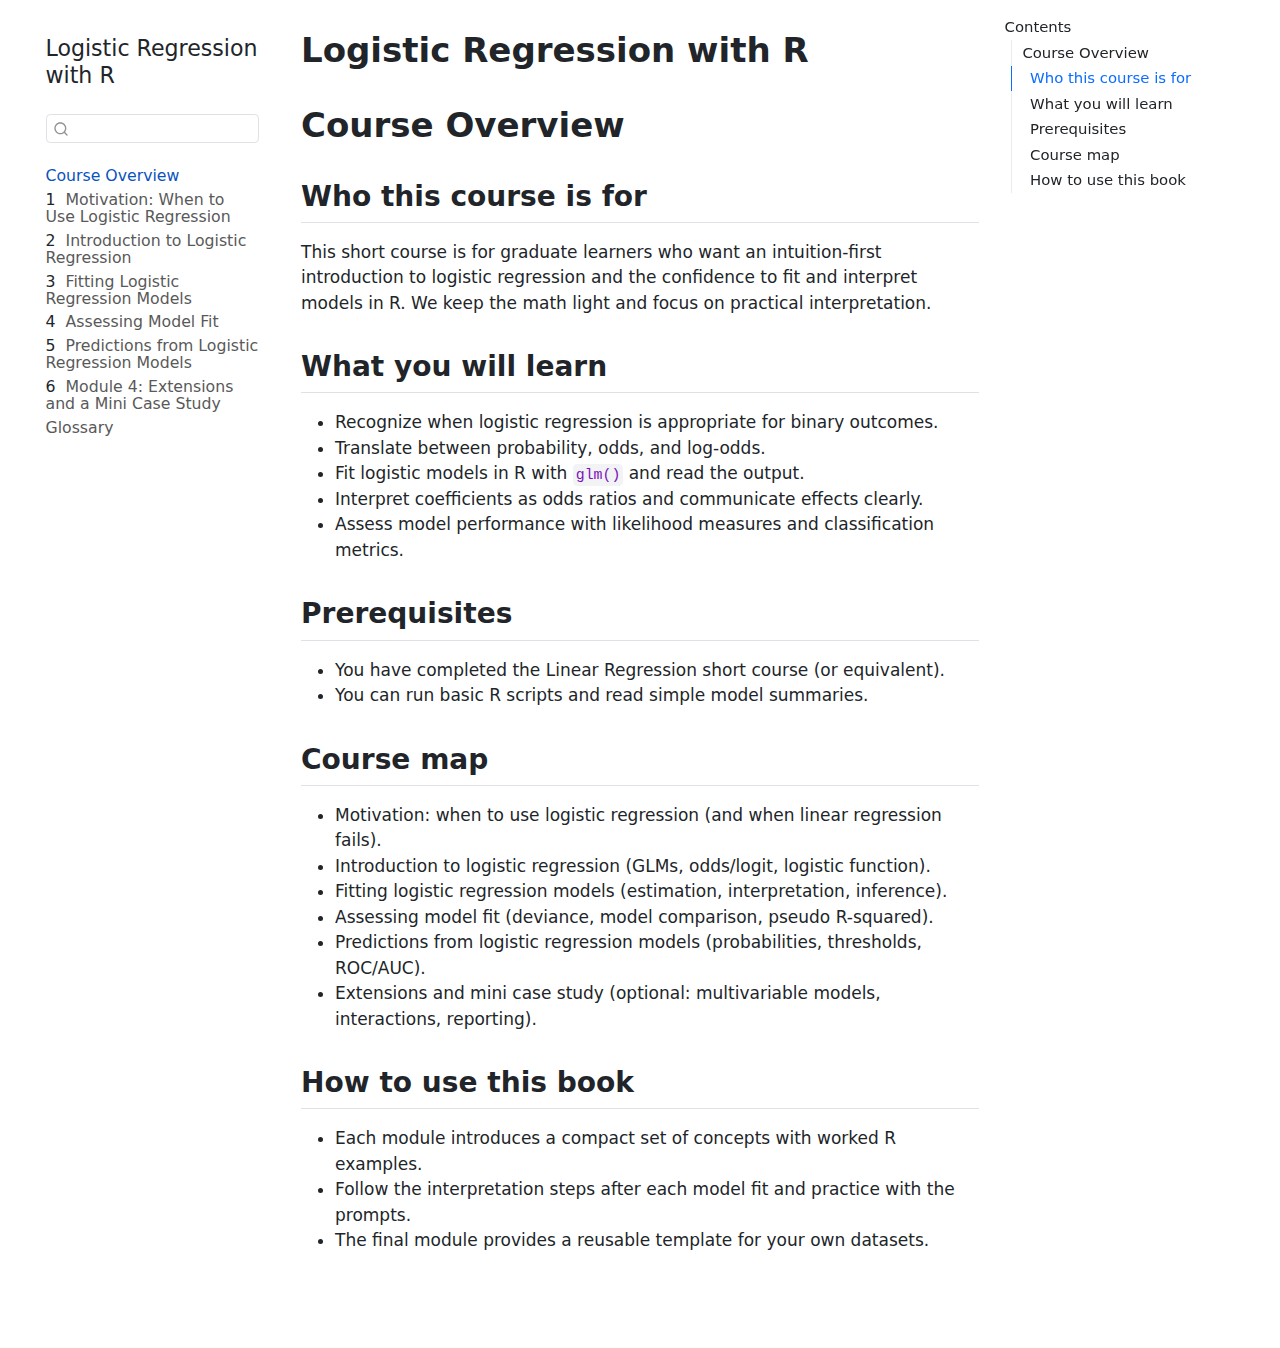
<file: docs/index.html>
<!DOCTYPE html>
<html xmlns="http://www.w3.org/1999/xhtml" lang="en" xml:lang="en"><head>

<meta charset="utf-8">
<meta name="generator" content="quarto-1.8.27">

<meta name="viewport" content="width=device-width, initial-scale=1.0, user-scalable=yes">


<title>Logistic Regression with R</title>
<style>
code{white-space: pre-wrap;}
span.smallcaps{font-variant: small-caps;}
div.columns{display: flex; gap: min(4vw, 1.5em);}
div.column{flex: auto; overflow-x: auto;}
div.hanging-indent{margin-left: 1.5em; text-indent: -1.5em;}
ul.task-list{list-style: none;}
ul.task-list li input[type="checkbox"] {
  width: 0.8em;
  margin: 0 0.8em 0.2em -1em; /* quarto-specific, see https://github.com/quarto-dev/quarto-cli/issues/4556 */ 
  vertical-align: middle;
}
</style>


<script src="site_libs/quarto-nav/quarto-nav.js"></script>
<script src="site_libs/quarto-nav/headroom.min.js"></script>
<script src="site_libs/clipboard/clipboard.min.js"></script>
<script src="site_libs/quarto-search/autocomplete.umd.js"></script>
<script src="site_libs/quarto-search/fuse.min.js"></script>
<script src="site_libs/quarto-search/quarto-search.js"></script>
<meta name="quarto:offset" content="./">
<script src="site_libs/quarto-html/quarto.js" type="module"></script>
<script src="site_libs/quarto-html/tabsets/tabsets.js" type="module"></script>
<script src="site_libs/quarto-html/axe/axe-check.js" type="module"></script>
<script src="site_libs/quarto-html/popper.min.js"></script>
<script src="site_libs/quarto-html/tippy.umd.min.js"></script>
<script src="site_libs/quarto-html/anchor.min.js"></script>
<link href="site_libs/quarto-html/tippy.css" rel="stylesheet">
<link href="site_libs/quarto-html/quarto-syntax-highlighting-ed96de9b727972fe78a7b5d16c58bf87.css" rel="stylesheet" id="quarto-text-highlighting-styles">
<script src="site_libs/bootstrap/bootstrap.min.js"></script>
<link href="site_libs/bootstrap/bootstrap-icons.css" rel="stylesheet">
<link href="site_libs/bootstrap/bootstrap-f25caf20ed826fa45d5a581af7c6fcb6.min.css" rel="stylesheet" append-hash="true" id="quarto-bootstrap" data-mode="light">
<script src="site_libs/quarto-contrib/live-runtime/live-runtime.js" type="module"></script>
<link href="site_libs/quarto-contrib/live-runtime/live-runtime.css" rel="stylesheet">
<script id="quarto-search-options" type="application/json">{
  "location": "sidebar",
  "copy-button": false,
  "collapse-after": 3,
  "panel-placement": "start",
  "type": "textbox",
  "limit": 50,
  "keyboard-shortcut": [
    "f",
    "/",
    "s"
  ],
  "show-item-context": false,
  "language": {
    "search-no-results-text": "No results",
    "search-matching-documents-text": "matching documents",
    "search-copy-link-title": "Copy link to search",
    "search-hide-matches-text": "Hide additional matches",
    "search-more-match-text": "more match in this document",
    "search-more-matches-text": "more matches in this document",
    "search-clear-button-title": "Clear",
    "search-text-placeholder": "",
    "search-detached-cancel-button-title": "Cancel",
    "search-submit-button-title": "Submit",
    "search-label": "Search"
  }
}</script>
<script type="module" src="site_libs/quarto-ojs/quarto-ojs-runtime.js"></script>
<link href="site_libs/quarto-ojs/quarto-ojs.css" rel="stylesheet">


<link rel="stylesheet" href="include/webex.css">
<link rel="stylesheet" href="include/style.css">
</head>

<body class="nav-sidebar floating quarto-light">

<div id="quarto-search-results"></div>
  <header id="quarto-header" class="headroom fixed-top">
  <nav class="quarto-secondary-nav">
    <div class="container-fluid d-flex">
      <button type="button" class="quarto-btn-toggle btn" data-bs-toggle="collapse" role="button" data-bs-target=".quarto-sidebar-collapse-item" aria-controls="quarto-sidebar" aria-expanded="false" aria-label="Toggle sidebar navigation" onclick="if (window.quartoToggleHeadroom) { window.quartoToggleHeadroom(); }">
        <i class="bi bi-layout-text-sidebar-reverse"></i>
      </button>
        <nav class="quarto-page-breadcrumbs" aria-label="breadcrumb"><ol class="breadcrumb"><li class="breadcrumb-item"><a href="./index.html">Course Overview</a></li></ol></nav>
        <a class="flex-grow-1" role="navigation" data-bs-toggle="collapse" data-bs-target=".quarto-sidebar-collapse-item" aria-controls="quarto-sidebar" aria-expanded="false" aria-label="Toggle sidebar navigation" onclick="if (window.quartoToggleHeadroom) { window.quartoToggleHeadroom(); }">      
        </a>
      <button type="button" class="btn quarto-search-button" aria-label="Search" onclick="window.quartoOpenSearch();">
        <i class="bi bi-search"></i>
      </button>
    </div>
  </nav>
</header>
<!-- content -->
<div id="quarto-content" class="quarto-container page-columns page-rows-contents page-layout-article">
<!-- sidebar -->
  <nav id="quarto-sidebar" class="sidebar collapse collapse-horizontal quarto-sidebar-collapse-item sidebar-navigation floating overflow-auto">
    <div class="pt-lg-2 mt-2 text-left sidebar-header">
    <div class="sidebar-title mb-0 py-0">
      <a href="./">Logistic Regression with R</a> 
    </div>
      </div>
        <div class="mt-2 flex-shrink-0 align-items-center">
        <div class="sidebar-search">
        <div id="quarto-search" class="" title="Search"></div>
        </div>
        </div>
    <div class="sidebar-menu-container"> 
    <ul class="list-unstyled mt-1">
        <li class="sidebar-item">
  <div class="sidebar-item-container"> 
  <a href="./index.html" class="sidebar-item-text sidebar-link active">
 <span class="menu-text">Course Overview</span></a>
  </div>
</li>
        <li class="sidebar-item">
  <div class="sidebar-item-container"> 
  <a href="./ch_1_motivation.html" class="sidebar-item-text sidebar-link">
 <span class="menu-text"><span class="chapter-number">1</span>&nbsp; <span class="chapter-title">Motivation: When to Use Logistic Regression</span></span></a>
  </div>
</li>
        <li class="sidebar-item">
  <div class="sidebar-item-container"> 
  <a href="./ch_2_introduction-to-logistic-regression.html" class="sidebar-item-text sidebar-link">
 <span class="menu-text"><span class="chapter-number">2</span>&nbsp; <span class="chapter-title">Introduction to Logistic Regression</span></span></a>
  </div>
</li>
        <li class="sidebar-item">
  <div class="sidebar-item-container"> 
  <a href="./ch_3_fitting-logistic-regression-models.html" class="sidebar-item-text sidebar-link">
 <span class="menu-text"><span class="chapter-number">3</span>&nbsp; <span class="chapter-title">Fitting Logistic Regression Models</span></span></a>
  </div>
</li>
        <li class="sidebar-item">
  <div class="sidebar-item-container"> 
  <a href="./ch_4_assessing-model-fit.html" class="sidebar-item-text sidebar-link">
 <span class="menu-text"><span class="chapter-number">4</span>&nbsp; <span class="chapter-title">Assessing Model Fit</span></span></a>
  </div>
</li>
        <li class="sidebar-item">
  <div class="sidebar-item-container"> 
  <a href="./ch_5_predictions-from-logistic-regression-models.html" class="sidebar-item-text sidebar-link">
 <span class="menu-text"><span class="chapter-number">5</span>&nbsp; <span class="chapter-title">Predictions from Logistic Regression Models</span></span></a>
  </div>
</li>
        <li class="sidebar-item">
  <div class="sidebar-item-container"> 
  <a href="./ch_6_extensions-case-study.html" class="sidebar-item-text sidebar-link">
 <span class="menu-text"><span class="chapter-number">6</span>&nbsp; <span class="chapter-title">Module 4: Extensions and a Mini Case Study</span></span></a>
  </div>
</li>
        <li class="sidebar-item">
  <div class="sidebar-item-container"> 
  <a href="./glossary.html" class="sidebar-item-text sidebar-link">
 <span class="menu-text">Glossary</span></a>
  </div>
</li>
    </ul>
    </div>
</nav>
<div id="quarto-sidebar-glass" class="quarto-sidebar-collapse-item" data-bs-toggle="collapse" data-bs-target=".quarto-sidebar-collapse-item"></div>
<!-- margin-sidebar -->
    <div id="quarto-margin-sidebar" class="sidebar margin-sidebar">
        <nav id="TOC" role="doc-toc" class="toc-active" data-toc-expanded="3">
    <h2 id="toc-title">Contents</h2>
   
  <ul class="collapse">
  <li><a href="#course-overview" id="toc-course-overview" class="nav-link active" data-scroll-target="#course-overview">Course Overview</a>
  <ul class="collapse">
  <li><a href="#who-this-course-is-for" id="toc-who-this-course-is-for" class="nav-link" data-scroll-target="#who-this-course-is-for">Who this course is for</a></li>
  <li><a href="#what-you-will-learn" id="toc-what-you-will-learn" class="nav-link" data-scroll-target="#what-you-will-learn">What you will learn</a></li>
  <li><a href="#prerequisites" id="toc-prerequisites" class="nav-link" data-scroll-target="#prerequisites">Prerequisites</a></li>
  <li><a href="#course-map" id="toc-course-map" class="nav-link" data-scroll-target="#course-map">Course map</a></li>
  <li><a href="#how-to-use-this-book" id="toc-how-to-use-this-book" class="nav-link" data-scroll-target="#how-to-use-this-book">How to use this book</a></li>
  </ul></li>
  </ul>
</nav>
    </div>
<!-- main -->
<main class="content" id="quarto-document-content">

<header id="title-block-header" class="quarto-title-block default">
<div class="quarto-title">
<h1 class="title">Logistic Regression with R</h1>
</div>



<div class="quarto-title-meta">

    
  
    
  </div>
  


</header>


<section id="course-overview" class="level1 unnumbered">
<h1 class="unnumbered">Course Overview</h1>
<section id="who-this-course-is-for" class="level2">
<h2 class="anchored" data-anchor-id="who-this-course-is-for">Who this course is for</h2>
<p>This short course is for graduate learners who want an intuition-first introduction to logistic regression and the confidence to fit and interpret models in R. We keep the math light and focus on practical interpretation.</p>
</section>
<section id="what-you-will-learn" class="level2">
<h2 class="anchored" data-anchor-id="what-you-will-learn">What you will learn</h2>
<ul>
<li>Recognize when logistic regression is appropriate for binary outcomes.</li>
<li>Translate between probability, odds, and log-odds.</li>
<li>Fit logistic models in R with <code>glm()</code> and read the output.</li>
<li>Interpret coefficients as odds ratios and communicate effects clearly.</li>
<li>Assess model performance with likelihood measures and classification metrics.</li>
</ul>
</section>
<section id="prerequisites" class="level2">
<h2 class="anchored" data-anchor-id="prerequisites">Prerequisites</h2>
<ul>
<li>You have completed the Linear Regression short course (or equivalent).</li>
<li>You can run basic R scripts and read simple model summaries.</li>
</ul>
</section>
<section id="course-map" class="level2">
<h2 class="anchored" data-anchor-id="course-map">Course map</h2>
<ul>
<li>Motivation: when to use logistic regression (and when linear regression fails).</li>
<li>Introduction to logistic regression (GLMs, odds/logit, logistic function).</li>
<li>Fitting logistic regression models (estimation, interpretation, inference).</li>
<li>Assessing model fit (deviance, model comparison, pseudo R-squared).</li>
<li>Predictions from logistic regression models (probabilities, thresholds, ROC/AUC).</li>
<li>Extensions and mini case study (optional: multivariable models, interactions, reporting).</li>
</ul>
</section>
<section id="how-to-use-this-book" class="level2">
<h2 class="anchored" data-anchor-id="how-to-use-this-book">How to use this book</h2>
<ul>
<li>Each module introduces a compact set of concepts with worked R examples.</li>
<li>Follow the interpretation steps after each model fit and practice with the prompts.</li>
<li>The final module provides a reusable template for your own datasets.</li>
</ul>


<script type="ojs-module-contents">
eyJjb250ZW50cyI6W119
</script>
<div id="exercise-loading-indicator" class="exercise-loading-indicator d-none d-flex align-items-center gap-2">
<div id="exercise-loading-status" class="d-flex gap-2">

</div>
<div class="spinner-grow spinner-grow-sm">

</div>
</div>
<script type="vfs-file">
W10=
</script>
</section>
</section>

</main> <!-- /main -->
<script>

/* definition of content for the buttons */
const webex_buttons = {check_hidden:          "<b>&check;</b>",
                       check_hidden_alt:      "Check answer",
                       check_shown:           "<b>&lsh;</b>",
                       check_shown_alt:       "Hide check",
                       check_of_total:        "/",
                       solution:              "<b>&quest;</b>",
                       solution_alt:          "Correct solution",
                       question_next:         "<b>&#8634;</b>",
                       question_next_alt:     "Next question",
                       question_previous:     "",
                       question_previous_alt: ""}


/* update total correct if #webex-total_correct exists */
update_total_correct = function() {
  console.log("webex: update total_correct");

  document.querySelectorAll(".webex-total_correct").forEach(total => {
    p = total.closest(".webex-box");
    var correct = p.getElementsByClassName("webex-correct").length;
    var solvemes = p.getElementsByClassName("webex-solveme").length;
    var radiogroups = p.getElementsByClassName("webex-radiogroup").length;
    var selects = p.getElementsByClassName("webex-select").length;
    /* no specific class on input node, thus searching via query selector */
    var checkboxgroups = p.querySelectorAll("div[class=webex-checkboxgroup] input[type=checkbox]").length

    /* show number of correct / total number of answers */
    total.innerHTML = correct + "&nbsp;" + webex_buttons.check_of_total + "&nbsp;" + (solvemes + radiogroups + checkboxgroups + selects);
  });
}

/* check answers */
check_func = function() {
  console.log("webex: check answer");

  //var cl = elem.parentElement.classList;
  var cl = this.closest(".webex-box").classList;
  if (cl.contains("unchecked")) {
    cl.remove("unchecked");
    this.innerHTML = webex_buttons.check_shown; //"Hide check";
    if (webex_buttons.check_shown_alt.length > 0) this.setAttribute("title", webex_buttons.check_shown_alt);
  } else {
    cl.add("unchecked");
    this.innerHTML = webex_buttons.check_hidden; //"Check answer";
    if (webex_buttons.check_hidden_alt.length > 0) this.setAttribute("title", webex_buttons.check_hidden_alt);
  }
}

/* helper functions for checking the webex ID */
const id_checker = {"fmt": new RegExp("[g-zG-Z]"),
                    "load": function(e) { return e.getAttribute("id").match("(?<=(-)).*$")[0]; },
                    "eval": new TextEncoder(),
                    "dval": new TextDecoder()}

/* Show/hide correct solution */
solution_func = function() {
  console.log("webex: show/hide solution");

  var div = this.closest(".webex-question").querySelector(".webex-solution");
  var cl = div.classList;

  if (cl.contains("visible")) {
    cl.remove("visible");
  } else {
    cl.add("visible");
  }
}

/* function to check if the real answer is numeric */
convert_to_numeric = function(x) {
  if (typeof x == "string") {
    /* do nothing */
  } else if (x.length == 1) {
    /* take first element */
    x = x[0]
  } else {
    return NaN;
  }

  /* remove spaces for easier parsing */
  x = x.replace(/\s/g, "");

  /* Define patterns for different formats, note that spaces have been removed above */
  const patterns = [
    {regex: /^[+-]?\d+(\.\d{3})*,\d+$/, decimal: ",", thousand: "." },  // Format: "1.100.100.100,3"
    {regex: /^[+-]?\d+(,\d{3})*\.\d+$/, decimal: ".", thousand: "," },  // Format: "1,100,100,100.3"
    {regex: /^[+-]?\d+(\.|\.\d+)?$/, decimal: "." },                    // Format: "1100100100.5" or "1100100100."
    {regex: /^[+-]?\d+(,|,\d+)$/, decimal: "," }                        // Format: "1100100100,5" or "1100100100,"
  ];


  /* testing all regular expressions, convert to float if possible */
  for (const { regex, decimal, thousand } of patterns) {
    if (regex.test(x)) {
      let numeric = x;
      if (thousand) numeric = numeric.replace(new RegExp(`\\${thousand}`, "g"), "");
      numeric = numeric.replace(decimal, ".");
      return parseFloat(numeric);
    }
  }

  /* input of length 1 but none of the known formats, return NaN */
  return NaN;
}

/* Checking webex ID, returns formalsol */
check_id = function(e) {
  /* loading webex ID */
  var id = id_checker["load"](e);

  /* extracting answer */
  let answer = e.dataset.answer;

  /* checking unique id, prepare and return array */
  if (!id_checker["fmt"].test(id)) {
    const a = id_checker["eval"].encode(atob(answer));
    const b = id_checker["eval"].encode(id);
    const res = a.map((byte, index) => byte^b[index % b.length]);
    answer = id_checker["dval"].decode(res);
    /* Replacing &amp; with ' before parsing */
    answer = answer.replaceAll("&apos;", "'");
  }

  return JSON.parse(answer);
}

/* function for checking solveme answers */
solveme_func = function(e) {
  /* avoid that keyup and keychange twice execute this function within nms = 10
   * ms, clearing inputTimer and add timeout */
  console.log("webex: check solveme");

  /* float, precision for checking numeric answers */
  const eps = 0.00000000000001;

  /* get last checked user answer */
  const question = this.closest(".webex-question")

  /* extracting classes */
  var cl = this.classList;
  var my_answer = this.value;

  /* extracting classes */
  var cl = this.classList;

  /* empty answer? Job done */
  if (my_answer == "") {
    cl.remove("webex-correct");
    cl.remove("webex-incorrect");
    return false;
  }

  /* Find closest (parent) webex-question */
  let formalsols = check_id(this)

  /* by default we assume the users' answer is incorrect */
  var user_answer_correct = false;

  /* check if the correct answer is numeric, i.e. if 
   * formalsols is of length 1 containing one single numeric
   * value in a known format, else, NaN is returned */
  const num_formalsol = convert_to_numeric(formalsols);
  const num_my_answer = convert_to_numeric(my_answer);

  /* if the correct answer is numeric (float), the user's answer
   * must also be numeric. If not, it is wrong. Else we can
   * compare floating point numbers */
  if (!isNaN(num_formalsol) && !isNaN(num_my_answer)) {
    /* check if the real answer and the user input are numerically the same;
     * adding 'delta' to avoid precision issues */
    var diff = Math.abs(num_formalsol - num_my_answer);
    if (diff < parseFloat(this.dataset.tol) + eps) { user_answer_correct = true; }

  /* if the question contains regex, a regular expression is used
   * to evaluate the users answer. Allows for multiple regular expressions */
  } else if (cl.contains("regex")) {
    for (let i = 0; i < formalsols.length; i++) {
        let regex = new RegExp(formalsols[i], cl.contains("ignorecase") ? "i" : "");
        if (regex.test(my_answer)) { user_answer_correct = true; break; }
    }

  /* else we evaluate on 'string level', considering the creators preferences
   * regarding set options */
  } else {
    /* modify/prepare answer */
    if (cl.contains("ignorecase")) { my_answer = my_answer.toLowerCase(); }
    if (cl.contains("nospaces"))   { my_answer = my_answer.replace(/ /g, ""); }

    /* if the real answer includes user input - correct */
    if (formalsols.includes(my_answer)) {
      user_answer_correct = true;
  
      // added regex bit
      if (cl.contains("regex")) {
        answer_regex = RegExp(formalsols.join("|"))
        if (answer_regex.test(my_answer)) {
          cl.add("webex-correct");
        }
      }
    }
  }

  if (user_answer_correct) {
      cl.add("webex-correct");
      cl.remove("webex-incorrect");
  } else {
      cl.add("webex-incorrect");
      cl.remove("webex-correct");
  }

  update_total_correct();

}

/* function for checking select answers */
select_func = function(e) {
  console.log("webex: check select");

  var options   = [];
  Array.from(this.querySelectorAll("option")).forEach((option, index) => {
    if (!option.hasAttribute("value") || !option.getAttribute("value") === "blank") {
      options.push(option);
    }
  });

  /* get selected option */
  function get_selected(options) { return options.findIndex(option => option.selected); }
  var option_index = get_selected(options)

  /* loading webex ID */
  var formalsol = check_id(this)

  /* add class for current selection */
  this.classList.remove("webex-incorrect");
  this.classList.remove("webex-correct");
  if (option_index >= 0) {
    this.classList.add(formalsol[option_index] === 1 ? "webex-correct" : "webex-incorrect");
  }

  update_total_correct();
}

/* function for checking radiogroups answers */
radiogroups_func = function(e) {
  console.log("webex: check radiogroups");

  /* get real answer (binary integer array) */
  var id = e.target.getAttribute("name");
  var group = document.querySelector(".webex-radiogroup[id='webex-" + id + "']");
  var formalsol = check_id(group)

  /* check which radiobuttion is selected (user answer) */
  function get_checked(radios) {
    return radios.findIndex(radios => radios.checked);
  }
  var radios = Array.from(group.querySelectorAll("input[type='radio']"))
  var radio_index = get_checked(radios);

  /* remove existing classes */
  radios.forEach(radio => {
    let cl = radio.closest("label").classList
    cl.remove("webex-incorrect");
    cl.remove("webex-correct");
  });

  /* add class for current selection */
  let cl = radios[radio_index].closest("label").classList
  if (formalsol[radio_index] === 1) {
      cl.add("webex-correct");
  } else {
      cl.add("webex-incorrect");
  }

  update_total_correct();
}


/* function for checking checkboxgroups answers */
checkboxgroups_func = function(e) {
  console.log("webex: check checkboxgroups");

  /* get real answer (binary integer array) */
  var group = document.querySelector(".webex-checkboxgroup[id='" + this.id + "']");
  var formalsol = check_id(group);

  /* check which checkbox is checked (user answer) */
  function get_checked(group) {
      const checkboxes = Array.from(group.querySelectorAll("input[type='checkbox']"));
      return checkboxes.reduce((indices, checkbox, index) => {
          if (checkbox.checked) indices.push(index);
          return indices;
      }, []);
  }
  var checks = Array.from(group.querySelectorAll("input[type='checkbox']"));
  var check_index = get_checked(group);

  checks.forEach((e, index) => {
    var label = e.parentNode;
    var ans = formalsol[index];
    if ((e.checked && ans === 1) || (!e.checked && ans === 0)) {
        label.setAttribute("class", "webex-correct")
    } else {
        label.setAttribute("class", "webex-incorrect")
    }
  });

  update_total_correct();
}

/* shuffling array (thanks to stack overflow)
 * If argument x is an integer we create an integer sequence
 * from 0, 1, ..., (x - 1) and return a shuffled version. If
 * the input is an array, we simply shuffle it */
shuffle_array = function(x) {
   if (Number.isInteger(x) && !isNaN(x)) {
     x = Array.from({length: x}, (v, i) => i);
   }
   let shuffled = x.map(value => ({ value, sort: Math.random() }))
        .sort((a, b) => a.sort - b.sort).map(({ value }) => value)
   return shuffled;
}

/* ---------------------------------------------------------
 * ---------------------------------------------------------
 * --------------------------------------------------------- */
window.onload = function() {
  //console.log("webex: onload");

  /* setting up buttons and actions to show/hide answers */
  document.querySelectorAll(".webex-check").forEach(section => {
    section.classList.add("unchecked");

    /* ul to take up the list items with buttons */
    let button_ul = document.createElement("ul");
    button_ul.setAttribute("class", "webex-button-list");
    section.appendChild(button_ul);

    /* button to _check_ if answers given are correct */
    let li_check = document.createElement("li");
    button_ul.appendChild(li_check); /* add list item to ul */
    let btn_check = document.createElement("button");
    btn_check.innerHTML = webex_buttons.check_hidden;  // "Check answer";
    btn_check.setAttribute("class", "webex-button webex-button-check");
    if (webex_buttons.check_hidden_alt.length > 0) btn_check.setAttribute("title", webex_buttons.check_hidden_alt);
    btn_check.onclick = check_func;
    li_check.appendChild(btn_check);

    /* span to show current number of points (when _check_ active) */
    let spn = document.createElement("span");
    spn.classList.add("webex-total_correct");
    li_check.appendChild(spn);

    /* button to show the _solution_ if there is one */
    var has_solution = section.parentNode.querySelectorAll(".webex-solution").length > 0;
    if (has_solution) {
      let li_solution = document.createElement("li");
      button_ul.appendChild(li_solution); /* add list item to ul */
      let btn_solution = document.createElement("button");
      btn_solution.innerHTML = webex_buttons.solution; // "Correct answer";
      btn_solution.setAttribute("class", "webex-button webex-button-solution");
      if (webex_buttons.solution_alt.length > 0) btn_solution.setAttribute("title", webex_buttons.solution_alt);
      btn_solution.onclick = solution_func;
      li_solution.appendChild(btn_solution);
    }

  });

  /* set up webex-solveme inputs */
  document.querySelectorAll(".webex-solveme").forEach(solveme => {
    solveme.setAttribute("autocomplete","off");
    solveme.setAttribute("autocorrect", "off");
    solveme.setAttribute("autocapitalize", "off");
    solveme.setAttribute("spellcheck", "false");
    solveme.value = "";

    /* adjust answer for 'no spaces' (ignore spaces) */
    if (solveme.classList.contains("nospaces")) {
      solveme.dataset.answer = solveme.dataset.answer.replace(/ /g, "");
    }

    /* attach checking function, triggered on key up, change, and when
     * elemnt is out of focus. Only evaluated once by tracking changes
     * via variable solveme_last_user_answer */
    solveme.addEventListener("keyup",  solveme_func);
    solveme.addEventListener("change", solveme_func);
    solveme.addEventListener("blur",   solveme_func);

    /* adding span to show correct/incorrect icon */
    solveme.insertAdjacentHTML("afterend", " <span class='webex-icon'></span>")
  });

  /* set up radiogroups (single choice questions with display = "buttons") */
  document.querySelectorAll(".webex-radiogroup").forEach(radiogroup => {
    radiogroup.onchange = radiogroups_func;
  });

  /* set up checkboxgroups (multiple choice questions with display = "buttons") */
  document.querySelectorAll(".webex-checkboxgroup").forEach(checkboxgroup => {
    checkboxgroup.onchange = checkboxgroups_func;
  });

  /* set up selects (dropdown menus) */
  document.querySelectorAll(".webex-select").forEach(select => {
    select.onchange = select_func;
    /* append webex-icon for correct/incorrect icons */
    var elem = document.createElement("span")
    elem.classList.add("webex-icon")
    select.parentNode.appendChild(elem)
  });

  /* change to next/previous question if multiple are available */
  function handleQuestionClick(group, questions, step) {
    return async function() {
      /* get question order as integer vector */
      let questionOrder = group.dataset.questionOrder.split(",").map(str => parseInt(str));

      /* current question/position */
      let currentPosition = parseInt(group.dataset.currentPosition);

      /* Hide the current question */
      questions.forEach(question => { question.classList.remove("active"); });

      /* Move to the next question index */
      currentPosition = (currentPosition + step) % questionOrder.length;
      if (currentPosition < 0) currentPosition = currentPosition + questionOrder.length

      /* Display the new question */
      questions[questionOrder[currentPosition]].classList.add("active");

      // Update the currentPosition data attribute on the group div
      group.dataset.currentPosition = currentPosition;
    };
  }

  document.querySelectorAll(".webex-group").forEach(group => {
    const questions = Array.from(group.querySelectorAll(".webex-question"));

    /* Create vector with question order. If the webex-group does
     * not have class '.noshuffle' we will randomly shuffle the order */
    let questionOrder = Array.from({length: questions.length}, (v, i) => i);
    if (!group.classList.contains("noshuffle")) {
      questionOrder = shuffle_array(questionOrder);
    }

    /* take start position (if set) or start at 0 */
    const currentPosition = parseInt(group.getAttribute("data-start-position")) || 0;

    /* show the default question for each group */
    questions[questionOrder[currentPosition]].classList.add("active");

    /* store random order of questions as well as current position */
    group.dataset.questionOrder   = questionOrder;
    group.dataset.currentPosition = currentPosition;

    /* find all webex-questions, search for .webex-button-list and
     * populate the list with necessary <li><button>...</button></li> elements */
    questions.forEach(question => {
        let button_ul = question.querySelector("ul.webex-button-list");

        let li_next = document.createElement("li");
        let nextButton = document.createElement("button");
        nextButton.setAttribute("class", "webex-button webex-button-next");
        if (webex_buttons.question_next_alt.length > 0) nextButton.setAttribute("title", webex_buttons.question_next_alt);
        nextButton.innerHTML = webex_buttons.question_next; // "Next question";
        nextButton.addEventListener("click", handleQuestionClick(group, questions, 1));
        li_next.appendChild(nextButton);

        let li_previous = document.createElement("li");
        let previousButton = document.createElement("button");
        previousButton.setAttribute("class", "webex-button webex-button-previous");
        if (webex_buttons.question_previous_alt.length > 0) previousButton.setAttribute("title", webex_buttons.question_previous_alt);
        previousButton.innerHTML = webex_buttons.question_previous; // "Previous question";
        previousButton.addEventListener("click", handleQuestionClick(group, questions, -1));
        li_previous.appendChild(previousButton);

        if (webex_buttons.question_previous.length > 0) button_ul.appendChild(li_previous);
        if (webex_buttons.question_next.length > 0) button_ul.appendChild(li_next);
    });
  });

  /* Development options */
  document.querySelectorAll(".webex-question.check").forEach(question => {
      question.querySelector(".webex-button-check").click()
  });
  document.querySelectorAll(".webex-question.solution").forEach(question => {
      let btn = question.querySelector(".webex-button-solution");
      if (btn !== null) { btn.click(); }
  });

  /* Pre-filling <input> fields */
  document.querySelectorAll(".webex-question.prefill").forEach(question => {
      question.querySelectorAll("input.webex-solveme").forEach(solveme => {
          let x = JSON.parse(solveme.dataset.answer);
          solveme.value = x[0];
          /* Trigger the on change event */
          solveme.dispatchEvent(new Event("change"));
      });

      /* Pre-filling radiogroups, that is for schoice questions */
      question.querySelectorAll(".webex-radiogroup").forEach(radiogroup => {
          let x = JSON.parse(radiogroup.dataset.answer);
          let idx = x.indexOf(1);
          let radios = radiogroup.querySelectorAll('input[type="radio"]');
          radios[idx].checked = true;
          /* Trigger the on change event */
          radios[idx].dispatchEvent(new Event("change", { bubbles: true }));
      });

      /* Pre-filling checkboxgroups, that is for schoice questions w/ dropdown menus */
      question.querySelectorAll(".webex-select").forEach(dropdown => {
          let x = JSON.parse(dropdown.dataset.answer);
          let idx = x.indexOf(1) + 1; /* +1 to skip the first blank option */
          let options = dropdown.querySelectorAll("option");
          options[idx].selected = true;
          /* Trigger the on change event */
          options[idx].dispatchEvent(new Event("change", { bubbles: true }));
      });

      /* Pre-filling checkboxgroups, that is for mchoice questions */
      question.querySelectorAll(".webex-checkboxgroup").forEach(radiogroup => {
          let x = JSON.parse(radiogroup.dataset.answer);
          let checkboxes = radiogroup.querySelectorAll('input[type="checkbox"]');
          for (let i = 0; i < checkboxes.length; i++) {
              checkboxes[i].checked = x[i];
          }
          /* Trigger the on change event */
          checkboxes[0].dispatchEvent(new Event("change", { bubbles: true }));
      });
  });

  /* Show set tolerance (devel option) */
  function calc_width(x, txt, offset = 20) {
      /* We do the following:
       * Create a new span, insert the value we need in the .tolerance
       * input node, and calculate its offsetWidth. Then remove it
       * again; this is just used to calculate the required width. */
      var cwtmp = document.createElement("span");
      x.appendChild(cwtmp);
      cwtmp.innerHTML = txt || "";
      var w = parseInt(cwtmp.getBoundingClientRect().width) + offset;
      cwtmp.remove();
      return w;
  }

  /* If tolerance should be shown (devel option) we calculate:
   * - the width required to properly display the solution
   * - the width required to properly display the tolerance
   * - add a new element to display the tolerance
   * - reduce the width of the solution input box. */
  document.querySelectorAll(".webex-question.tolerance").forEach(question => {
      question.querySelectorAll("input[data-tol]").forEach(elem => {
          var w = null;

          /* Add new element showing the tolerance */
          let tol = document.createElement("input");
          tol.type = "text"; // <inpyt type="text">
          tol.disabled = true; // Disable input element
          tol.classList.add("tolerance"); // Appending class
          tol.value = "Â± " + elem.getAttribute("data-tol");

          /* Add new node */
          elem.parentNode.insertBefore(tol, elem)

          var body     = document.querySelector("body");
          //tol.value = "Â± " + "0.0000007";
          //tol.value = "Â± " + "0.07";
          w    = calc_width(body, tol.value);
          wold = parseInt(elem.getBoundingClientRect().width);
          wmin = calc_width(body, elem.value);

          /* Calculate required width of the 'tolerance' node, and the
           * reduction of the original 'input' node */
          let wnew = Math.max(wmin, wold - w);
          tol.style.width  = w + "px";
          elem.style.width = wnew + "px";
      });
  });

  update_total_correct();
}

</script>

<script>
if (window.location.href.includes('displayall')) {
  document.body.id = 'displayall';
} else {
  document.body.id = 'progressive';
}
</script>
<script>
(function () {
  function markComplete(exId) {
    document.querySelectorAll('.cell.wait[data-check="true"][data-exercise="' + exId + '"]').forEach(function (el) {
      el.setAttribute('data-complete', 'true');
    });
  }

  function handleGradeNode(node) {
    if (!(node instanceof Element)) return;
    if (node.classList.contains('exercise-grade') && node.classList.contains('alert-success')) {
      var host = node.closest('[data-exercise]');
      var exId = host && host.getAttribute('data-exercise');
      if (exId) markComplete(exId);
    } else if (node.querySelectorAll) {
      node.querySelectorAll('.exercise-grade.alert-success').forEach(function (child) {
        var host = child.closest('[data-exercise]');
        var exId = host && host.getAttribute('data-exercise');
        if (exId) markComplete(exId);
      });
    }
  }

  function scanExisting() {
    document.querySelectorAll('.exercise-grade.alert-success').forEach(handleGradeNode);
  }

  document.addEventListener('DOMContentLoaded', function () {
    // Initial pass for any pre-rendered success states
    scanExisting();
    // Observe dynamically added grade alerts
    var mo = new MutationObserver(function (mutations) {
      mutations.forEach(function (m) {
        m.addedNodes && m.addedNodes.forEach(handleGradeNode);
      });
    });
    mo.observe(document.body, { childList: true, subtree: true });
  });
})();
</script>

<script>
(function () {
  const STORAGE_KEY = 'exercise-skip:v1';

  function loadState() {
    try { return JSON.parse(localStorage.getItem(STORAGE_KEY) || '{}'); }
    catch { return {}; }
  }

  function saveState(state) {
    localStorage.setItem(STORAGE_KEY, JSON.stringify(state));
  }

  function pageKeyPrefix() {
    return location.pathname + '::';
  }

  function isSkipped(state, exId) {
    return !!state[pageKeyPrefix() + exId];
  }

  function setSkipped(state, exId, skipped) {
    const key = pageKeyPrefix() + exId;
    if (skipped) state[key] = true; else delete state[key];
    saveState(state);
  }

  function applySkipAttr(el, skipped) {
    if (skipped) {
      el.setAttribute('data-skip', 'true');
      el.setAttribute('data-complete', 'true');
    } else {
      el.removeAttribute('data-skip');
      // Only remove data-complete if this cell wasn't actually completed
      // by grading (has a success alert). If it was graded, leave complete.
      const graded = !!el.querySelector('.exercise-grade.alert-success');
      if (!graded) el.removeAttribute('data-complete');
    }
  }

  function buildButton(el, state, exId) {
    const btn = document.createElement('button');
    btn.type = 'button';
    btn.className = 'btn btn-sm btn-outline-secondary skip-exercise-btn';
    const skipped = isSkipped(state, exId);
    btn.textContent = skipped ? 'Undo skip' : 'Skip exercise';
    btn.setAttribute('aria-pressed', skipped ? 'true' : 'false');
    btn.style.margin = '0.5rem 0';

    btn.addEventListener('click', function () {
      const nowSkipped = btn.getAttribute('aria-pressed') !== 'true';
      applySkipAttr(el, nowSkipped);
      setSkipped(state, exId, nowSkipped);
      btn.textContent = nowSkipped ? 'Undo skip' : 'Skip exercise';
      btn.setAttribute('aria-pressed', nowSkipped ? 'true' : 'false');
    });
    return btn;
  }

  document.addEventListener('DOMContentLoaded', function () {
    const state = loadState();
    document.querySelectorAll('.cell.wait[data-check="true"]').forEach(function (cell) {
      const exId = cell.getAttribute('data-exercise');
      if (!exId) return;

      // Reapply stored skip state
      applySkipAttr(cell, isSkipped(state, exId));

      // Insert the button just before the exercise cell
      const btn = buildButton(cell, state, exId);
      const parent = cell.parentElement || cell;
      parent.insertBefore(btn, cell);
    });
  });
})();
</script>

<script type="ojs-module-contents">
eyJjb250ZW50cyI6W119
</script>
<script type="module">
if (window.location.protocol === "file:") { alert("The OJS runtime does not work with file:// URLs. Please use a web server to view this document."); }
window._ojs.paths.runtimeToDoc = "../..";
window._ojs.paths.runtimeToRoot = "../..";
window._ojs.paths.docToRoot = "";
window._ojs.selfContained = false;
window._ojs.runtime.interpretFromScriptTags();
</script>
<script id="quarto-html-after-body" type="application/javascript">
  window.document.addEventListener("DOMContentLoaded", function (event) {
    const icon = "";
    const anchorJS = new window.AnchorJS();
    anchorJS.options = {
      placement: 'right',
      icon: icon
    };
    anchorJS.add('.anchored');
    const isCodeAnnotation = (el) => {
      for (const clz of el.classList) {
        if (clz.startsWith('code-annotation-')) {                     
          return true;
        }
      }
      return false;
    }
    const onCopySuccess = function(e) {
      // button target
      const button = e.trigger;
      // don't keep focus
      button.blur();
      // flash "checked"
      button.classList.add('code-copy-button-checked');
      var currentTitle = button.getAttribute("title");
      button.setAttribute("title", "Copied!");
      let tooltip;
      if (window.bootstrap) {
        button.setAttribute("data-bs-toggle", "tooltip");
        button.setAttribute("data-bs-placement", "left");
        button.setAttribute("data-bs-title", "Copied!");
        tooltip = new bootstrap.Tooltip(button, 
          { trigger: "manual", 
            customClass: "code-copy-button-tooltip",
            offset: [0, -8]});
        tooltip.show();    
      }
      setTimeout(function() {
        if (tooltip) {
          tooltip.hide();
          button.removeAttribute("data-bs-title");
          button.removeAttribute("data-bs-toggle");
          button.removeAttribute("data-bs-placement");
        }
        button.setAttribute("title", currentTitle);
        button.classList.remove('code-copy-button-checked');
      }, 1000);
      // clear code selection
      e.clearSelection();
    }
    const getTextToCopy = function(trigger) {
      const outerScaffold = trigger.parentElement.cloneNode(true);
      const codeEl = outerScaffold.querySelector('code');
      for (const childEl of codeEl.children) {
        if (isCodeAnnotation(childEl)) {
          childEl.remove();
        }
      }
      return codeEl.innerText;
    }
    const clipboard = new window.ClipboardJS('.code-copy-button:not([data-in-quarto-modal])', {
      text: getTextToCopy
    });
    clipboard.on('success', onCopySuccess);
    if (window.document.getElementById('quarto-embedded-source-code-modal')) {
      const clipboardModal = new window.ClipboardJS('.code-copy-button[data-in-quarto-modal]', {
        text: getTextToCopy,
        container: window.document.getElementById('quarto-embedded-source-code-modal')
      });
      clipboardModal.on('success', onCopySuccess);
    }
      var localhostRegex = new RegExp(/^(?:http|https):\/\/localhost\:?[0-9]*\//);
      var mailtoRegex = new RegExp(/^mailto:/);
        var filterRegex = new RegExp('/' + window.location.host + '/');
      var isInternal = (href) => {
          return filterRegex.test(href) || localhostRegex.test(href) || mailtoRegex.test(href);
      }
      // Inspect non-navigation links and adorn them if external
     var links = window.document.querySelectorAll('a[href]:not(.nav-link):not(.navbar-brand):not(.toc-action):not(.sidebar-link):not(.sidebar-item-toggle):not(.pagination-link):not(.no-external):not([aria-hidden]):not(.dropdown-item):not(.quarto-navigation-tool):not(.about-link)');
      for (var i=0; i<links.length; i++) {
        const link = links[i];
        if (!isInternal(link.href)) {
          // undo the damage that might have been done by quarto-nav.js in the case of
          // links that we want to consider external
          if (link.dataset.originalHref !== undefined) {
            link.href = link.dataset.originalHref;
          }
        }
      }
    function tippyHover(el, contentFn, onTriggerFn, onUntriggerFn) {
      const config = {
        allowHTML: true,
        maxWidth: 500,
        delay: 100,
        arrow: false,
        appendTo: function(el) {
            return el.parentElement;
        },
        interactive: true,
        interactiveBorder: 10,
        theme: 'quarto',
        placement: 'bottom-start',
      };
      if (contentFn) {
        config.content = contentFn;
      }
      if (onTriggerFn) {
        config.onTrigger = onTriggerFn;
      }
      if (onUntriggerFn) {
        config.onUntrigger = onUntriggerFn;
      }
      window.tippy(el, config); 
    }
    const noterefs = window.document.querySelectorAll('a[role="doc-noteref"]');
    for (var i=0; i<noterefs.length; i++) {
      const ref = noterefs[i];
      tippyHover(ref, function() {
        // use id or data attribute instead here
        let href = ref.getAttribute('data-footnote-href') || ref.getAttribute('href');
        try { href = new URL(href).hash; } catch {}
        const id = href.replace(/^#\/?/, "");
        const note = window.document.getElementById(id);
        if (note) {
          return note.innerHTML;
        } else {
          return "";
        }
      });
    }
    const xrefs = window.document.querySelectorAll('a.quarto-xref');
    const processXRef = (id, note) => {
      // Strip column container classes
      const stripColumnClz = (el) => {
        el.classList.remove("page-full", "page-columns");
        if (el.children) {
          for (const child of el.children) {
            stripColumnClz(child);
          }
        }
      }
      stripColumnClz(note)
      if (id === null || id.startsWith('sec-')) {
        // Special case sections, only their first couple elements
        const container = document.createElement("div");
        if (note.children && note.children.length > 2) {
          container.appendChild(note.children[0].cloneNode(true));
          for (let i = 1; i < note.children.length; i++) {
            const child = note.children[i];
            if (child.tagName === "P" && child.innerText === "") {
              continue;
            } else {
              container.appendChild(child.cloneNode(true));
              break;
            }
          }
          if (window.Quarto?.typesetMath) {
            window.Quarto.typesetMath(container);
          }
          return container.innerHTML
        } else {
          if (window.Quarto?.typesetMath) {
            window.Quarto.typesetMath(note);
          }
          return note.innerHTML;
        }
      } else {
        // Remove any anchor links if they are present
        const anchorLink = note.querySelector('a.anchorjs-link');
        if (anchorLink) {
          anchorLink.remove();
        }
        if (window.Quarto?.typesetMath) {
          window.Quarto.typesetMath(note);
        }
        if (note.classList.contains("callout")) {
          return note.outerHTML;
        } else {
          return note.innerHTML;
        }
      }
    }
    for (var i=0; i<xrefs.length; i++) {
      const xref = xrefs[i];
      tippyHover(xref, undefined, function(instance) {
        instance.disable();
        let url = xref.getAttribute('href');
        let hash = undefined; 
        if (url.startsWith('#')) {
          hash = url;
        } else {
          try { hash = new URL(url).hash; } catch {}
        }
        if (hash) {
          const id = hash.replace(/^#\/?/, "");
          const note = window.document.getElementById(id);
          if (note !== null) {
            try {
              const html = processXRef(id, note.cloneNode(true));
              instance.setContent(html);
            } finally {
              instance.enable();
              instance.show();
            }
          } else {
            // See if we can fetch this
            fetch(url.split('#')[0])
            .then(res => res.text())
            .then(html => {
              const parser = new DOMParser();
              const htmlDoc = parser.parseFromString(html, "text/html");
              const note = htmlDoc.getElementById(id);
              if (note !== null) {
                const html = processXRef(id, note);
                instance.setContent(html);
              } 
            }).finally(() => {
              instance.enable();
              instance.show();
            });
          }
        } else {
          // See if we can fetch a full url (with no hash to target)
          // This is a special case and we should probably do some content thinning / targeting
          fetch(url)
          .then(res => res.text())
          .then(html => {
            const parser = new DOMParser();
            const htmlDoc = parser.parseFromString(html, "text/html");
            const note = htmlDoc.querySelector('main.content');
            if (note !== null) {
              // This should only happen for chapter cross references
              // (since there is no id in the URL)
              // remove the first header
              if (note.children.length > 0 && note.children[0].tagName === "HEADER") {
                note.children[0].remove();
              }
              const html = processXRef(null, note);
              instance.setContent(html);
            } 
          }).finally(() => {
            instance.enable();
            instance.show();
          });
        }
      }, function(instance) {
      });
    }
        let selectedAnnoteEl;
        const selectorForAnnotation = ( cell, annotation) => {
          let cellAttr = 'data-code-cell="' + cell + '"';
          let lineAttr = 'data-code-annotation="' +  annotation + '"';
          const selector = 'span[' + cellAttr + '][' + lineAttr + ']';
          return selector;
        }
        const selectCodeLines = (annoteEl) => {
          const doc = window.document;
          const targetCell = annoteEl.getAttribute("data-target-cell");
          const targetAnnotation = annoteEl.getAttribute("data-target-annotation");
          const annoteSpan = window.document.querySelector(selectorForAnnotation(targetCell, targetAnnotation));
          const lines = annoteSpan.getAttribute("data-code-lines").split(",");
          const lineIds = lines.map((line) => {
            return targetCell + "-" + line;
          })
          let top = null;
          let height = null;
          let parent = null;
          if (lineIds.length > 0) {
              //compute the position of the single el (top and bottom and make a div)
              const el = window.document.getElementById(lineIds[0]);
              top = el.offsetTop;
              height = el.offsetHeight;
              parent = el.parentElement.parentElement;
            if (lineIds.length > 1) {
              const lastEl = window.document.getElementById(lineIds[lineIds.length - 1]);
              const bottom = lastEl.offsetTop + lastEl.offsetHeight;
              height = bottom - top;
            }
            if (top !== null && height !== null && parent !== null) {
              // cook up a div (if necessary) and position it 
              let div = window.document.getElementById("code-annotation-line-highlight");
              if (div === null) {
                div = window.document.createElement("div");
                div.setAttribute("id", "code-annotation-line-highlight");
                div.style.position = 'absolute';
                parent.appendChild(div);
              }
              div.style.top = top - 2 + "px";
              div.style.height = height + 4 + "px";
              div.style.left = 0;
              let gutterDiv = window.document.getElementById("code-annotation-line-highlight-gutter");
              if (gutterDiv === null) {
                gutterDiv = window.document.createElement("div");
                gutterDiv.setAttribute("id", "code-annotation-line-highlight-gutter");
                gutterDiv.style.position = 'absolute';
                const codeCell = window.document.getElementById(targetCell);
                const gutter = codeCell.querySelector('.code-annotation-gutter');
                gutter.appendChild(gutterDiv);
              }
              gutterDiv.style.top = top - 2 + "px";
              gutterDiv.style.height = height + 4 + "px";
            }
            selectedAnnoteEl = annoteEl;
          }
        };
        const unselectCodeLines = () => {
          const elementsIds = ["code-annotation-line-highlight", "code-annotation-line-highlight-gutter"];
          elementsIds.forEach((elId) => {
            const div = window.document.getElementById(elId);
            if (div) {
              div.remove();
            }
          });
          selectedAnnoteEl = undefined;
        };
          // Handle positioning of the toggle
      window.addEventListener(
        "resize",
        throttle(() => {
          elRect = undefined;
          if (selectedAnnoteEl) {
            selectCodeLines(selectedAnnoteEl);
          }
        }, 10)
      );
      function throttle(fn, ms) {
      let throttle = false;
      let timer;
        return (...args) => {
          if(!throttle) { // first call gets through
              fn.apply(this, args);
              throttle = true;
          } else { // all the others get throttled
              if(timer) clearTimeout(timer); // cancel #2
              timer = setTimeout(() => {
                fn.apply(this, args);
                timer = throttle = false;
              }, ms);
          }
        };
      }
        // Attach click handler to the DT
        const annoteDls = window.document.querySelectorAll('dt[data-target-cell]');
        for (const annoteDlNode of annoteDls) {
          annoteDlNode.addEventListener('click', (event) => {
            const clickedEl = event.target;
            if (clickedEl !== selectedAnnoteEl) {
              unselectCodeLines();
              const activeEl = window.document.querySelector('dt[data-target-cell].code-annotation-active');
              if (activeEl) {
                activeEl.classList.remove('code-annotation-active');
              }
              selectCodeLines(clickedEl);
              clickedEl.classList.add('code-annotation-active');
            } else {
              // Unselect the line
              unselectCodeLines();
              clickedEl.classList.remove('code-annotation-active');
            }
          });
        }
    const findCites = (el) => {
      const parentEl = el.parentElement;
      if (parentEl) {
        const cites = parentEl.dataset.cites;
        if (cites) {
          return {
            el,
            cites: cites.split(' ')
          };
        } else {
          return findCites(el.parentElement)
        }
      } else {
        return undefined;
      }
    };
    var bibliorefs = window.document.querySelectorAll('a[role="doc-biblioref"]');
    for (var i=0; i<bibliorefs.length; i++) {
      const ref = bibliorefs[i];
      const citeInfo = findCites(ref);
      if (citeInfo) {
        tippyHover(citeInfo.el, function() {
          var popup = window.document.createElement('div');
          citeInfo.cites.forEach(function(cite) {
            var citeDiv = window.document.createElement('div');
            citeDiv.classList.add('hanging-indent');
            citeDiv.classList.add('csl-entry');
            var biblioDiv = window.document.getElementById('ref-' + cite);
            if (biblioDiv) {
              citeDiv.innerHTML = biblioDiv.innerHTML;
            }
            popup.appendChild(citeDiv);
          });
          return popup.innerHTML;
        });
      }
    }
  });
  </script>
</div> <!-- /content -->




</body></html>
</file>
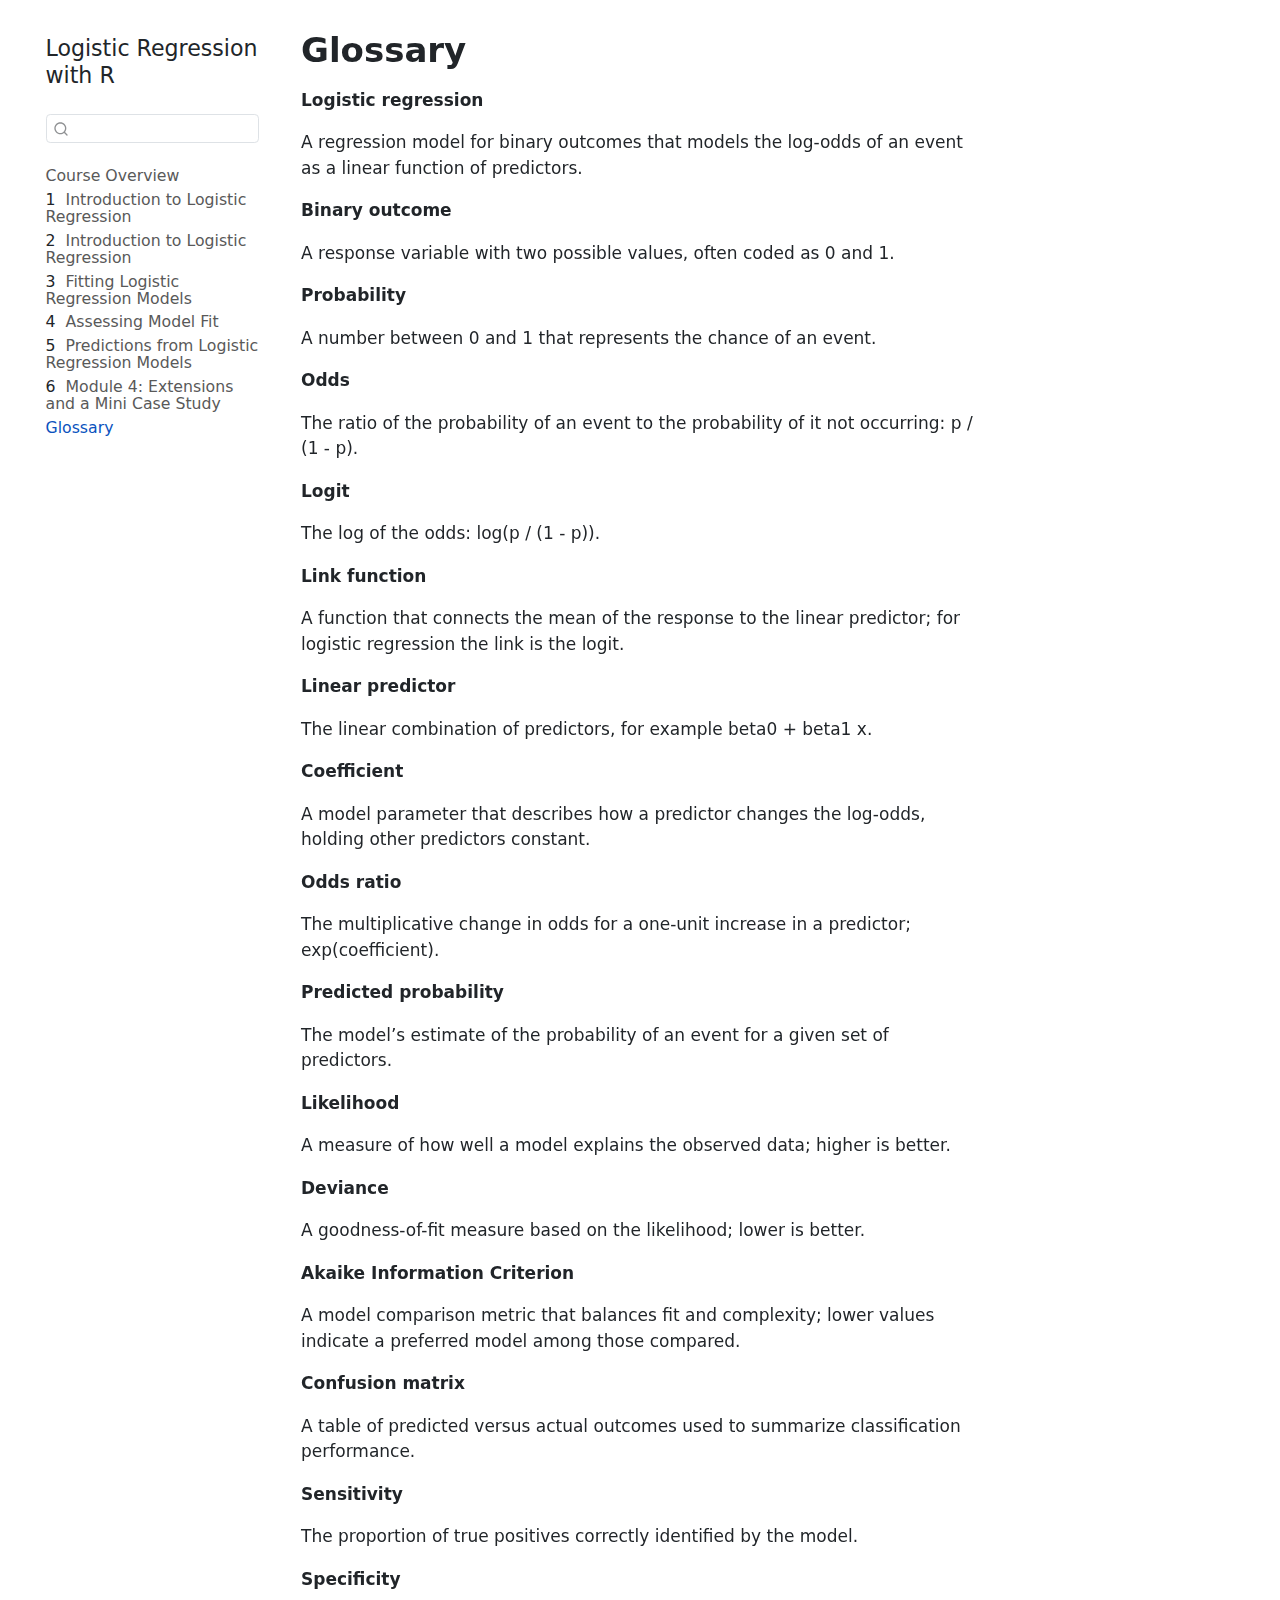
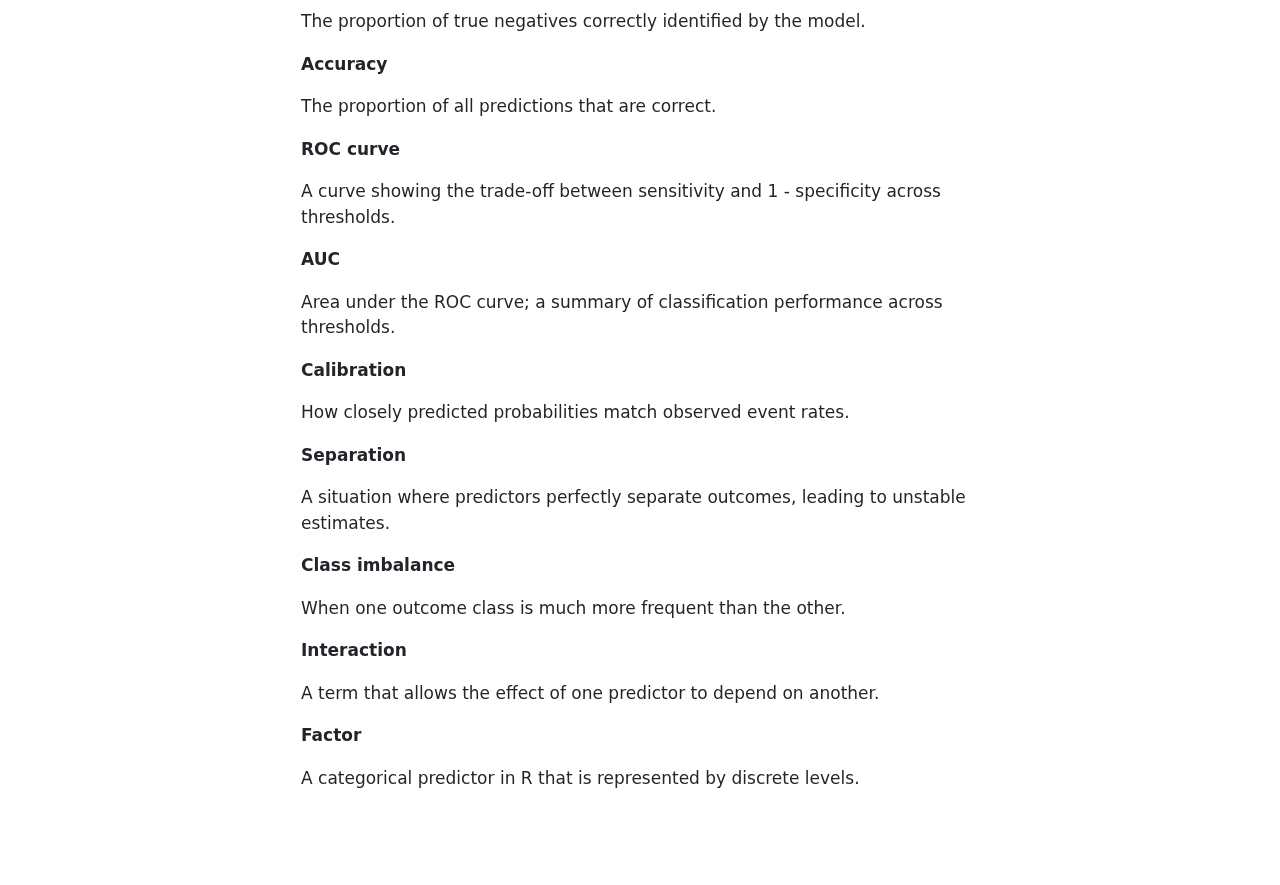
<file: docs/glossary.html>
<!DOCTYPE html>
<html xmlns="http://www.w3.org/1999/xhtml" lang="en" xml:lang="en"><head>

<meta charset="utf-8">
<meta name="generator" content="quarto-1.8.27">

<meta name="viewport" content="width=device-width, initial-scale=1.0, user-scalable=yes">


<title>Glossary – Logistic Regression with R</title>
<style>
code{white-space: pre-wrap;}
span.smallcaps{font-variant: small-caps;}
div.columns{display: flex; gap: min(4vw, 1.5em);}
div.column{flex: auto; overflow-x: auto;}
div.hanging-indent{margin-left: 1.5em; text-indent: -1.5em;}
ul.task-list{list-style: none;}
ul.task-list li input[type="checkbox"] {
  width: 0.8em;
  margin: 0 0.8em 0.2em -1em; /* quarto-specific, see https://github.com/quarto-dev/quarto-cli/issues/4556 */ 
  vertical-align: middle;
}
</style>


<script src="site_libs/quarto-nav/quarto-nav.js"></script>
<script src="site_libs/quarto-nav/headroom.min.js"></script>
<script src="site_libs/clipboard/clipboard.min.js"></script>
<script src="site_libs/quarto-search/autocomplete.umd.js"></script>
<script src="site_libs/quarto-search/fuse.min.js"></script>
<script src="site_libs/quarto-search/quarto-search.js"></script>
<meta name="quarto:offset" content="./">
<script src="site_libs/quarto-html/quarto.js" type="module"></script>
<script src="site_libs/quarto-html/tabsets/tabsets.js" type="module"></script>
<script src="site_libs/quarto-html/axe/axe-check.js" type="module"></script>
<script src="site_libs/quarto-html/popper.min.js"></script>
<script src="site_libs/quarto-html/tippy.umd.min.js"></script>
<script src="site_libs/quarto-html/anchor.min.js"></script>
<link href="site_libs/quarto-html/tippy.css" rel="stylesheet">
<link href="site_libs/quarto-html/quarto-syntax-highlighting-ed96de9b727972fe78a7b5d16c58bf87.css" rel="stylesheet" id="quarto-text-highlighting-styles">
<script src="site_libs/bootstrap/bootstrap.min.js"></script>
<link href="site_libs/bootstrap/bootstrap-icons.css" rel="stylesheet">
<link href="site_libs/bootstrap/bootstrap-f25caf20ed826fa45d5a581af7c6fcb6.min.css" rel="stylesheet" append-hash="true" id="quarto-bootstrap" data-mode="light">
<script src="site_libs/quarto-contrib/live-runtime/live-runtime.js" type="module"></script>
<link href="site_libs/quarto-contrib/live-runtime/live-runtime.css" rel="stylesheet">
<script id="quarto-search-options" type="application/json">{
  "location": "sidebar",
  "copy-button": false,
  "collapse-after": 3,
  "panel-placement": "start",
  "type": "textbox",
  "limit": 50,
  "keyboard-shortcut": [
    "f",
    "/",
    "s"
  ],
  "show-item-context": false,
  "language": {
    "search-no-results-text": "No results",
    "search-matching-documents-text": "matching documents",
    "search-copy-link-title": "Copy link to search",
    "search-hide-matches-text": "Hide additional matches",
    "search-more-match-text": "more match in this document",
    "search-more-matches-text": "more matches in this document",
    "search-clear-button-title": "Clear",
    "search-text-placeholder": "",
    "search-detached-cancel-button-title": "Cancel",
    "search-submit-button-title": "Submit",
    "search-label": "Search"
  }
}</script>
<script type="module" src="site_libs/quarto-ojs/quarto-ojs-runtime.js"></script>
<link href="site_libs/quarto-ojs/quarto-ojs.css" rel="stylesheet">


<link rel="stylesheet" href="include/webex.css">
<link rel="stylesheet" href="include/style.css">
</head>

<body class="nav-sidebar floating quarto-light">

<div id="quarto-search-results"></div>
  <header id="quarto-header" class="headroom fixed-top">
  <nav class="quarto-secondary-nav">
    <div class="container-fluid d-flex">
      <button type="button" class="quarto-btn-toggle btn" data-bs-toggle="collapse" role="button" data-bs-target=".quarto-sidebar-collapse-item" aria-controls="quarto-sidebar" aria-expanded="false" aria-label="Toggle sidebar navigation" onclick="if (window.quartoToggleHeadroom) { window.quartoToggleHeadroom(); }">
        <i class="bi bi-layout-text-sidebar-reverse"></i>
      </button>
        <nav class="quarto-page-breadcrumbs" aria-label="breadcrumb"><ol class="breadcrumb"><li class="breadcrumb-item"><a href="./glossary.html">Glossary</a></li></ol></nav>
        <a class="flex-grow-1" role="navigation" data-bs-toggle="collapse" data-bs-target=".quarto-sidebar-collapse-item" aria-controls="quarto-sidebar" aria-expanded="false" aria-label="Toggle sidebar navigation" onclick="if (window.quartoToggleHeadroom) { window.quartoToggleHeadroom(); }">      
        </a>
      <button type="button" class="btn quarto-search-button" aria-label="Search" onclick="window.quartoOpenSearch();">
        <i class="bi bi-search"></i>
      </button>
    </div>
  </nav>
</header>
<!-- content -->
<div id="quarto-content" class="quarto-container page-columns page-rows-contents page-layout-article">
<!-- sidebar -->
  <nav id="quarto-sidebar" class="sidebar collapse collapse-horizontal quarto-sidebar-collapse-item sidebar-navigation floating overflow-auto">
    <div class="pt-lg-2 mt-2 text-left sidebar-header">
    <div class="sidebar-title mb-0 py-0">
      <a href="./">Logistic Regression with R</a> 
    </div>
      </div>
        <div class="mt-2 flex-shrink-0 align-items-center">
        <div class="sidebar-search">
        <div id="quarto-search" class="" title="Search"></div>
        </div>
        </div>
    <div class="sidebar-menu-container"> 
    <ul class="list-unstyled mt-1">
        <li class="sidebar-item">
  <div class="sidebar-item-container"> 
  <a href="./index.html" class="sidebar-item-text sidebar-link">
 <span class="menu-text">Course Overview</span></a>
  </div>
</li>
        <li class="sidebar-item">
  <div class="sidebar-item-container"> 
  <a href="./ch_1_motivation.html" class="sidebar-item-text sidebar-link">
 <span class="menu-text"><span class="chapter-number">1</span>&nbsp; <span class="chapter-title">Introduction to Logistic Regression</span></span></a>
  </div>
</li>
        <li class="sidebar-item">
  <div class="sidebar-item-container"> 
  <a href="./ch_2_introduction-to-logistic-regression.html" class="sidebar-item-text sidebar-link">
 <span class="menu-text"><span class="chapter-number">2</span>&nbsp; <span class="chapter-title">Introduction to Logistic Regression</span></span></a>
  </div>
</li>
        <li class="sidebar-item">
  <div class="sidebar-item-container"> 
  <a href="./ch_3_fitting-logistic-regression-models.html" class="sidebar-item-text sidebar-link">
 <span class="menu-text"><span class="chapter-number">3</span>&nbsp; <span class="chapter-title">Fitting Logistic Regression Models</span></span></a>
  </div>
</li>
        <li class="sidebar-item">
  <div class="sidebar-item-container"> 
  <a href="./ch_4_assessing-model-fit.html" class="sidebar-item-text sidebar-link">
 <span class="menu-text"><span class="chapter-number">4</span>&nbsp; <span class="chapter-title">Assessing Model Fit</span></span></a>
  </div>
</li>
        <li class="sidebar-item">
  <div class="sidebar-item-container"> 
  <a href="./ch_5_predictions-from-logistic-regression-models.html" class="sidebar-item-text sidebar-link">
 <span class="menu-text"><span class="chapter-number">5</span>&nbsp; <span class="chapter-title">Predictions from Logistic Regression Models</span></span></a>
  </div>
</li>
        <li class="sidebar-item">
  <div class="sidebar-item-container"> 
  <a href="./ch_6_extensions-case-study.html" class="sidebar-item-text sidebar-link">
 <span class="menu-text"><span class="chapter-number">6</span>&nbsp; <span class="chapter-title">Module 4: Extensions and a Mini Case Study</span></span></a>
  </div>
</li>
        <li class="sidebar-item">
  <div class="sidebar-item-container"> 
  <a href="./glossary.html" class="sidebar-item-text sidebar-link active">
 <span class="menu-text">Glossary</span></a>
  </div>
</li>
    </ul>
    </div>
</nav>
<div id="quarto-sidebar-glass" class="quarto-sidebar-collapse-item" data-bs-toggle="collapse" data-bs-target=".quarto-sidebar-collapse-item"></div>
<!-- margin-sidebar -->
    <div id="quarto-margin-sidebar" class="sidebar margin-sidebar zindex-bottom">
        
    </div>
<!-- main -->
<main class="content" id="quarto-document-content">

<header id="title-block-header" class="quarto-title-block default">
<div class="quarto-title">
<h1 class="title"><span id="sec-glossary" class="quarto-section-identifier">Glossary</span></h1>
</div>



<div class="quarto-title-meta">

    
  
    
  </div>
  


</header>


<div id="glossary">
<div id="glossary-logistic-regression" class="glossary-entry">
<p><strong>Logistic regression</strong></p>
<p>A regression model for binary outcomes that models the log-odds of an event as a linear function of predictors.</p>
</div>
<div id="glossary-binary-outcome" class="glossary-entry">
<p><strong>Binary outcome</strong></p>
<p>A response variable with two possible values, often coded as 0 and 1.</p>
</div>
<div id="glossary-probability" class="glossary-entry">
<p><strong>Probability</strong></p>
<p>A number between 0 and 1 that represents the chance of an event.</p>
</div>
<div id="glossary-odds" class="glossary-entry">
<p><strong>Odds</strong></p>
<p>The ratio of the probability of an event to the probability of it not occurring: p / (1 - p).</p>
</div>
<div id="glossary-logit" class="glossary-entry">
<p><strong>Logit</strong></p>
<p>The log of the odds: log(p / (1 - p)).</p>
</div>
<div id="glossary-link-function" class="glossary-entry">
<p><strong>Link function</strong></p>
<p>A function that connects the mean of the response to the linear predictor; for logistic regression the link is the logit.</p>
</div>
<div id="glossary-linear-predictor" class="glossary-entry">
<p><strong>Linear predictor</strong></p>
<p>The linear combination of predictors, for example beta0 + beta1 x.</p>
</div>
<div id="glossary-coefficient" class="glossary-entry">
<p><strong>Coefficient</strong></p>
<p>A model parameter that describes how a predictor changes the log-odds, holding other predictors constant.</p>
</div>
<div id="glossary-odds-ratio" class="glossary-entry">
<p><strong>Odds ratio</strong></p>
<p>The multiplicative change in odds for a one-unit increase in a predictor; exp(coefficient).</p>
</div>
<div id="glossary-predicted-probability" class="glossary-entry">
<p><strong>Predicted probability</strong></p>
<p>The model’s estimate of the probability of an event for a given set of predictors.</p>
</div>
<div id="glossary-likelihood" class="glossary-entry">
<p><strong>Likelihood</strong></p>
<p>A measure of how well a model explains the observed data; higher is better.</p>
</div>
<div id="glossary-deviance" class="glossary-entry">
<p><strong>Deviance</strong></p>
<p>A goodness-of-fit measure based on the likelihood; lower is better.</p>
</div>
<div id="glossary-akaike-information-criterion" class="glossary-entry">
<p><strong>Akaike Information Criterion</strong></p>
<p>A model comparison metric that balances fit and complexity; lower values indicate a preferred model among those compared.</p>
</div>
<div id="glossary-confusion-matrix" class="glossary-entry">
<p><strong>Confusion matrix</strong></p>
<p>A table of predicted versus actual outcomes used to summarize classification performance.</p>
</div>
<div id="glossary-sensitivity" class="glossary-entry">
<p><strong>Sensitivity</strong></p>
<p>The proportion of true positives correctly identified by the model.</p>
</div>
<div id="glossary-specificity" class="glossary-entry">
<p><strong>Specificity</strong></p>
<p>The proportion of true negatives correctly identified by the model.</p>
</div>
<div id="glossary-accuracy" class="glossary-entry">
<p><strong>Accuracy</strong></p>
<p>The proportion of all predictions that are correct.</p>
</div>
<div id="glossary-roc-curve" class="glossary-entry">
<p><strong>ROC curve</strong></p>
<p>A curve showing the trade-off between sensitivity and 1 - specificity across thresholds.</p>
</div>
<div id="glossary-auc" class="glossary-entry">
<p><strong>AUC</strong></p>
<p>Area under the ROC curve; a summary of classification performance across thresholds.</p>
</div>
<div id="glossary-calibration" class="glossary-entry">
<p><strong>Calibration</strong></p>
<p>How closely predicted probabilities match observed event rates.</p>
</div>
<div id="glossary-separation" class="glossary-entry">
<p><strong>Separation</strong></p>
<p>A situation where predictors perfectly separate outcomes, leading to unstable estimates.</p>
</div>
<div id="glossary-class-imbalance" class="glossary-entry">
<p><strong>Class imbalance</strong></p>
<p>When one outcome class is much more frequent than the other.</p>
</div>
<div id="glossary-interaction" class="glossary-entry">
<p><strong>Interaction</strong></p>
<p>A term that allows the effect of one predictor to depend on another.</p>
</div>
<div id="glossary-factor" class="glossary-entry">
<p><strong>Factor</strong></p>
<p>A categorical predictor in R that is represented by discrete levels.</p>
</div>
</div>


<script type="ojs-module-contents">
eyJjb250ZW50cyI6W119
</script>
<div id="exercise-loading-indicator" class="exercise-loading-indicator d-none d-flex align-items-center gap-2">
<div id="exercise-loading-status" class="d-flex gap-2">

</div>
<div class="spinner-grow spinner-grow-sm">

</div>
</div>
<script type="vfs-file">
W10=
</script>

</main> <!-- /main -->
<script>

/* definition of content for the buttons */
const webex_buttons = {check_hidden:          "<b>&check;</b>",
                       check_hidden_alt:      "Check answer",
                       check_shown:           "<b>&lsh;</b>",
                       check_shown_alt:       "Hide check",
                       check_of_total:        "/",
                       solution:              "<b>&quest;</b>",
                       solution_alt:          "Correct solution",
                       question_next:         "<b>&#8634;</b>",
                       question_next_alt:     "Next question",
                       question_previous:     "",
                       question_previous_alt: ""}


/* update total correct if #webex-total_correct exists */
update_total_correct = function() {
  console.log("webex: update total_correct");

  document.querySelectorAll(".webex-total_correct").forEach(total => {
    p = total.closest(".webex-box");
    var correct = p.getElementsByClassName("webex-correct").length;
    var solvemes = p.getElementsByClassName("webex-solveme").length;
    var radiogroups = p.getElementsByClassName("webex-radiogroup").length;
    var selects = p.getElementsByClassName("webex-select").length;
    /* no specific class on input node, thus searching via query selector */
    var checkboxgroups = p.querySelectorAll("div[class=webex-checkboxgroup] input[type=checkbox]").length

    /* show number of correct / total number of answers */
    total.innerHTML = correct + "&nbsp;" + webex_buttons.check_of_total + "&nbsp;" + (solvemes + radiogroups + checkboxgroups + selects);
  });
}

/* check answers */
check_func = function() {
  console.log("webex: check answer");

  //var cl = elem.parentElement.classList;
  var cl = this.closest(".webex-box").classList;
  if (cl.contains("unchecked")) {
    cl.remove("unchecked");
    this.innerHTML = webex_buttons.check_shown; //"Hide check";
    if (webex_buttons.check_shown_alt.length > 0) this.setAttribute("title", webex_buttons.check_shown_alt);
  } else {
    cl.add("unchecked");
    this.innerHTML = webex_buttons.check_hidden; //"Check answer";
    if (webex_buttons.check_hidden_alt.length > 0) this.setAttribute("title", webex_buttons.check_hidden_alt);
  }
}

/* helper functions for checking the webex ID */
const id_checker = {"fmt": new RegExp("[g-zG-Z]"),
                    "load": function(e) { return e.getAttribute("id").match("(?<=(-)).*$")[0]; },
                    "eval": new TextEncoder(),
                    "dval": new TextDecoder()}

/* Show/hide correct solution */
solution_func = function() {
  console.log("webex: show/hide solution");

  var div = this.closest(".webex-question").querySelector(".webex-solution");
  var cl = div.classList;

  if (cl.contains("visible")) {
    cl.remove("visible");
  } else {
    cl.add("visible");
  }
}

/* function to check if the real answer is numeric */
convert_to_numeric = function(x) {
  if (typeof x == "string") {
    /* do nothing */
  } else if (x.length == 1) {
    /* take first element */
    x = x[0]
  } else {
    return NaN;
  }

  /* remove spaces for easier parsing */
  x = x.replace(/\s/g, "");

  /* Define patterns for different formats, note that spaces have been removed above */
  const patterns = [
    {regex: /^[+-]?\d+(\.\d{3})*,\d+$/, decimal: ",", thousand: "." },  // Format: "1.100.100.100,3"
    {regex: /^[+-]?\d+(,\d{3})*\.\d+$/, decimal: ".", thousand: "," },  // Format: "1,100,100,100.3"
    {regex: /^[+-]?\d+(\.|\.\d+)?$/, decimal: "." },                    // Format: "1100100100.5" or "1100100100."
    {regex: /^[+-]?\d+(,|,\d+)$/, decimal: "," }                        // Format: "1100100100,5" or "1100100100,"
  ];


  /* testing all regular expressions, convert to float if possible */
  for (const { regex, decimal, thousand } of patterns) {
    if (regex.test(x)) {
      let numeric = x;
      if (thousand) numeric = numeric.replace(new RegExp(`\\${thousand}`, "g"), "");
      numeric = numeric.replace(decimal, ".");
      return parseFloat(numeric);
    }
  }

  /* input of length 1 but none of the known formats, return NaN */
  return NaN;
}

/* Checking webex ID, returns formalsol */
check_id = function(e) {
  /* loading webex ID */
  var id = id_checker["load"](e);

  /* extracting answer */
  let answer = e.dataset.answer;

  /* checking unique id, prepare and return array */
  if (!id_checker["fmt"].test(id)) {
    const a = id_checker["eval"].encode(atob(answer));
    const b = id_checker["eval"].encode(id);
    const res = a.map((byte, index) => byte^b[index % b.length]);
    answer = id_checker["dval"].decode(res);
    /* Replacing &amp; with ' before parsing */
    answer = answer.replaceAll("&apos;", "'");
  }

  return JSON.parse(answer);
}

/* function for checking solveme answers */
solveme_func = function(e) {
  /* avoid that keyup and keychange twice execute this function within nms = 10
   * ms, clearing inputTimer and add timeout */
  console.log("webex: check solveme");

  /* float, precision for checking numeric answers */
  const eps = 0.00000000000001;

  /* get last checked user answer */
  const question = this.closest(".webex-question")

  /* extracting classes */
  var cl = this.classList;
  var my_answer = this.value;

  /* extracting classes */
  var cl = this.classList;

  /* empty answer? Job done */
  if (my_answer == "") {
    cl.remove("webex-correct");
    cl.remove("webex-incorrect");
    return false;
  }

  /* Find closest (parent) webex-question */
  let formalsols = check_id(this)

  /* by default we assume the users' answer is incorrect */
  var user_answer_correct = false;

  /* check if the correct answer is numeric, i.e. if 
   * formalsols is of length 1 containing one single numeric
   * value in a known format, else, NaN is returned */
  const num_formalsol = convert_to_numeric(formalsols);
  const num_my_answer = convert_to_numeric(my_answer);

  /* if the correct answer is numeric (float), the user's answer
   * must also be numeric. If not, it is wrong. Else we can
   * compare floating point numbers */
  if (!isNaN(num_formalsol) && !isNaN(num_my_answer)) {
    /* check if the real answer and the user input are numerically the same;
     * adding 'delta' to avoid precision issues */
    var diff = Math.abs(num_formalsol - num_my_answer);
    if (diff < parseFloat(this.dataset.tol) + eps) { user_answer_correct = true; }

  /* if the question contains regex, a regular expression is used
   * to evaluate the users answer. Allows for multiple regular expressions */
  } else if (cl.contains("regex")) {
    for (let i = 0; i < formalsols.length; i++) {
        let regex = new RegExp(formalsols[i], cl.contains("ignorecase") ? "i" : "");
        if (regex.test(my_answer)) { user_answer_correct = true; break; }
    }

  /* else we evaluate on 'string level', considering the creators preferences
   * regarding set options */
  } else {
    /* modify/prepare answer */
    if (cl.contains("ignorecase")) { my_answer = my_answer.toLowerCase(); }
    if (cl.contains("nospaces"))   { my_answer = my_answer.replace(/ /g, ""); }

    /* if the real answer includes user input - correct */
    if (formalsols.includes(my_answer)) {
      user_answer_correct = true;
  
      // added regex bit
      if (cl.contains("regex")) {
        answer_regex = RegExp(formalsols.join("|"))
        if (answer_regex.test(my_answer)) {
          cl.add("webex-correct");
        }
      }
    }
  }

  if (user_answer_correct) {
      cl.add("webex-correct");
      cl.remove("webex-incorrect");
  } else {
      cl.add("webex-incorrect");
      cl.remove("webex-correct");
  }

  update_total_correct();

}

/* function for checking select answers */
select_func = function(e) {
  console.log("webex: check select");

  var options   = [];
  Array.from(this.querySelectorAll("option")).forEach((option, index) => {
    if (!option.hasAttribute("value") || !option.getAttribute("value") === "blank") {
      options.push(option);
    }
  });

  /* get selected option */
  function get_selected(options) { return options.findIndex(option => option.selected); }
  var option_index = get_selected(options)

  /* loading webex ID */
  var formalsol = check_id(this)

  /* add class for current selection */
  this.classList.remove("webex-incorrect");
  this.classList.remove("webex-correct");
  if (option_index >= 0) {
    this.classList.add(formalsol[option_index] === 1 ? "webex-correct" : "webex-incorrect");
  }

  update_total_correct();
}

/* function for checking radiogroups answers */
radiogroups_func = function(e) {
  console.log("webex: check radiogroups");

  /* get real answer (binary integer array) */
  var id = e.target.getAttribute("name");
  var group = document.querySelector(".webex-radiogroup[id='webex-" + id + "']");
  var formalsol = check_id(group)

  /* check which radiobuttion is selected (user answer) */
  function get_checked(radios) {
    return radios.findIndex(radios => radios.checked);
  }
  var radios = Array.from(group.querySelectorAll("input[type='radio']"))
  var radio_index = get_checked(radios);

  /* remove existing classes */
  radios.forEach(radio => {
    let cl = radio.closest("label").classList
    cl.remove("webex-incorrect");
    cl.remove("webex-correct");
  });

  /* add class for current selection */
  let cl = radios[radio_index].closest("label").classList
  if (formalsol[radio_index] === 1) {
      cl.add("webex-correct");
  } else {
      cl.add("webex-incorrect");
  }

  update_total_correct();
}


/* function for checking checkboxgroups answers */
checkboxgroups_func = function(e) {
  console.log("webex: check checkboxgroups");

  /* get real answer (binary integer array) */
  var group = document.querySelector(".webex-checkboxgroup[id='" + this.id + "']");
  var formalsol = check_id(group);

  /* check which checkbox is checked (user answer) */
  function get_checked(group) {
      const checkboxes = Array.from(group.querySelectorAll("input[type='checkbox']"));
      return checkboxes.reduce((indices, checkbox, index) => {
          if (checkbox.checked) indices.push(index);
          return indices;
      }, []);
  }
  var checks = Array.from(group.querySelectorAll("input[type='checkbox']"));
  var check_index = get_checked(group);

  checks.forEach((e, index) => {
    var label = e.parentNode;
    var ans = formalsol[index];
    if ((e.checked && ans === 1) || (!e.checked && ans === 0)) {
        label.setAttribute("class", "webex-correct")
    } else {
        label.setAttribute("class", "webex-incorrect")
    }
  });

  update_total_correct();
}

/* shuffling array (thanks to stack overflow)
 * If argument x is an integer we create an integer sequence
 * from 0, 1, ..., (x - 1) and return a shuffled version. If
 * the input is an array, we simply shuffle it */
shuffle_array = function(x) {
   if (Number.isInteger(x) && !isNaN(x)) {
     x = Array.from({length: x}, (v, i) => i);
   }
   let shuffled = x.map(value => ({ value, sort: Math.random() }))
        .sort((a, b) => a.sort - b.sort).map(({ value }) => value)
   return shuffled;
}

/* ---------------------------------------------------------
 * ---------------------------------------------------------
 * --------------------------------------------------------- */
window.onload = function() {
  //console.log("webex: onload");

  /* setting up buttons and actions to show/hide answers */
  document.querySelectorAll(".webex-check").forEach(section => {
    section.classList.add("unchecked");

    /* ul to take up the list items with buttons */
    let button_ul = document.createElement("ul");
    button_ul.setAttribute("class", "webex-button-list");
    section.appendChild(button_ul);

    /* button to _check_ if answers given are correct */
    let li_check = document.createElement("li");
    button_ul.appendChild(li_check); /* add list item to ul */
    let btn_check = document.createElement("button");
    btn_check.innerHTML = webex_buttons.check_hidden;  // "Check answer";
    btn_check.setAttribute("class", "webex-button webex-button-check");
    if (webex_buttons.check_hidden_alt.length > 0) btn_check.setAttribute("title", webex_buttons.check_hidden_alt);
    btn_check.onclick = check_func;
    li_check.appendChild(btn_check);

    /* span to show current number of points (when _check_ active) */
    let spn = document.createElement("span");
    spn.classList.add("webex-total_correct");
    li_check.appendChild(spn);

    /* button to show the _solution_ if there is one */
    var has_solution = section.parentNode.querySelectorAll(".webex-solution").length > 0;
    if (has_solution) {
      let li_solution = document.createElement("li");
      button_ul.appendChild(li_solution); /* add list item to ul */
      let btn_solution = document.createElement("button");
      btn_solution.innerHTML = webex_buttons.solution; // "Correct answer";
      btn_solution.setAttribute("class", "webex-button webex-button-solution");
      if (webex_buttons.solution_alt.length > 0) btn_solution.setAttribute("title", webex_buttons.solution_alt);
      btn_solution.onclick = solution_func;
      li_solution.appendChild(btn_solution);
    }

  });

  /* set up webex-solveme inputs */
  document.querySelectorAll(".webex-solveme").forEach(solveme => {
    solveme.setAttribute("autocomplete","off");
    solveme.setAttribute("autocorrect", "off");
    solveme.setAttribute("autocapitalize", "off");
    solveme.setAttribute("spellcheck", "false");
    solveme.value = "";

    /* adjust answer for 'no spaces' (ignore spaces) */
    if (solveme.classList.contains("nospaces")) {
      solveme.dataset.answer = solveme.dataset.answer.replace(/ /g, "");
    }

    /* attach checking function, triggered on key up, change, and when
     * elemnt is out of focus. Only evaluated once by tracking changes
     * via variable solveme_last_user_answer */
    solveme.addEventListener("keyup",  solveme_func);
    solveme.addEventListener("change", solveme_func);
    solveme.addEventListener("blur",   solveme_func);

    /* adding span to show correct/incorrect icon */
    solveme.insertAdjacentHTML("afterend", " <span class='webex-icon'></span>")
  });

  /* set up radiogroups (single choice questions with display = "buttons") */
  document.querySelectorAll(".webex-radiogroup").forEach(radiogroup => {
    radiogroup.onchange = radiogroups_func;
  });

  /* set up checkboxgroups (multiple choice questions with display = "buttons") */
  document.querySelectorAll(".webex-checkboxgroup").forEach(checkboxgroup => {
    checkboxgroup.onchange = checkboxgroups_func;
  });

  /* set up selects (dropdown menus) */
  document.querySelectorAll(".webex-select").forEach(select => {
    select.onchange = select_func;
    /* append webex-icon for correct/incorrect icons */
    var elem = document.createElement("span")
    elem.classList.add("webex-icon")
    select.parentNode.appendChild(elem)
  });

  /* change to next/previous question if multiple are available */
  function handleQuestionClick(group, questions, step) {
    return async function() {
      /* get question order as integer vector */
      let questionOrder = group.dataset.questionOrder.split(",").map(str => parseInt(str));

      /* current question/position */
      let currentPosition = parseInt(group.dataset.currentPosition);

      /* Hide the current question */
      questions.forEach(question => { question.classList.remove("active"); });

      /* Move to the next question index */
      currentPosition = (currentPosition + step) % questionOrder.length;
      if (currentPosition < 0) currentPosition = currentPosition + questionOrder.length

      /* Display the new question */
      questions[questionOrder[currentPosition]].classList.add("active");

      // Update the currentPosition data attribute on the group div
      group.dataset.currentPosition = currentPosition;
    };
  }

  document.querySelectorAll(".webex-group").forEach(group => {
    const questions = Array.from(group.querySelectorAll(".webex-question"));

    /* Create vector with question order. If the webex-group does
     * not have class '.noshuffle' we will randomly shuffle the order */
    let questionOrder = Array.from({length: questions.length}, (v, i) => i);
    if (!group.classList.contains("noshuffle")) {
      questionOrder = shuffle_array(questionOrder);
    }

    /* take start position (if set) or start at 0 */
    const currentPosition = parseInt(group.getAttribute("data-start-position")) || 0;

    /* show the default question for each group */
    questions[questionOrder[currentPosition]].classList.add("active");

    /* store random order of questions as well as current position */
    group.dataset.questionOrder   = questionOrder;
    group.dataset.currentPosition = currentPosition;

    /* find all webex-questions, search for .webex-button-list and
     * populate the list with necessary <li><button>...</button></li> elements */
    questions.forEach(question => {
        let button_ul = question.querySelector("ul.webex-button-list");

        let li_next = document.createElement("li");
        let nextButton = document.createElement("button");
        nextButton.setAttribute("class", "webex-button webex-button-next");
        if (webex_buttons.question_next_alt.length > 0) nextButton.setAttribute("title", webex_buttons.question_next_alt);
        nextButton.innerHTML = webex_buttons.question_next; // "Next question";
        nextButton.addEventListener("click", handleQuestionClick(group, questions, 1));
        li_next.appendChild(nextButton);

        let li_previous = document.createElement("li");
        let previousButton = document.createElement("button");
        previousButton.setAttribute("class", "webex-button webex-button-previous");
        if (webex_buttons.question_previous_alt.length > 0) previousButton.setAttribute("title", webex_buttons.question_previous_alt);
        previousButton.innerHTML = webex_buttons.question_previous; // "Previous question";
        previousButton.addEventListener("click", handleQuestionClick(group, questions, -1));
        li_previous.appendChild(previousButton);

        if (webex_buttons.question_previous.length > 0) button_ul.appendChild(li_previous);
        if (webex_buttons.question_next.length > 0) button_ul.appendChild(li_next);
    });
  });

  /* Development options */
  document.querySelectorAll(".webex-question.check").forEach(question => {
      question.querySelector(".webex-button-check").click()
  });
  document.querySelectorAll(".webex-question.solution").forEach(question => {
      let btn = question.querySelector(".webex-button-solution");
      if (btn !== null) { btn.click(); }
  });

  /* Pre-filling <input> fields */
  document.querySelectorAll(".webex-question.prefill").forEach(question => {
      question.querySelectorAll("input.webex-solveme").forEach(solveme => {
          let x = JSON.parse(solveme.dataset.answer);
          solveme.value = x[0];
          /* Trigger the on change event */
          solveme.dispatchEvent(new Event("change"));
      });

      /* Pre-filling radiogroups, that is for schoice questions */
      question.querySelectorAll(".webex-radiogroup").forEach(radiogroup => {
          let x = JSON.parse(radiogroup.dataset.answer);
          let idx = x.indexOf(1);
          let radios = radiogroup.querySelectorAll('input[type="radio"]');
          radios[idx].checked = true;
          /* Trigger the on change event */
          radios[idx].dispatchEvent(new Event("change", { bubbles: true }));
      });

      /* Pre-filling checkboxgroups, that is for schoice questions w/ dropdown menus */
      question.querySelectorAll(".webex-select").forEach(dropdown => {
          let x = JSON.parse(dropdown.dataset.answer);
          let idx = x.indexOf(1) + 1; /* +1 to skip the first blank option */
          let options = dropdown.querySelectorAll("option");
          options[idx].selected = true;
          /* Trigger the on change event */
          options[idx].dispatchEvent(new Event("change", { bubbles: true }));
      });

      /* Pre-filling checkboxgroups, that is for mchoice questions */
      question.querySelectorAll(".webex-checkboxgroup").forEach(radiogroup => {
          let x = JSON.parse(radiogroup.dataset.answer);
          let checkboxes = radiogroup.querySelectorAll('input[type="checkbox"]');
          for (let i = 0; i < checkboxes.length; i++) {
              checkboxes[i].checked = x[i];
          }
          /* Trigger the on change event */
          checkboxes[0].dispatchEvent(new Event("change", { bubbles: true }));
      });
  });

  /* Show set tolerance (devel option) */
  function calc_width(x, txt, offset = 20) {
      /* We do the following:
       * Create a new span, insert the value we need in the .tolerance
       * input node, and calculate its offsetWidth. Then remove it
       * again; this is just used to calculate the required width. */
      var cwtmp = document.createElement("span");
      x.appendChild(cwtmp);
      cwtmp.innerHTML = txt || "";
      var w = parseInt(cwtmp.getBoundingClientRect().width) + offset;
      cwtmp.remove();
      return w;
  }

  /* If tolerance should be shown (devel option) we calculate:
   * - the width required to properly display the solution
   * - the width required to properly display the tolerance
   * - add a new element to display the tolerance
   * - reduce the width of the solution input box. */
  document.querySelectorAll(".webex-question.tolerance").forEach(question => {
      question.querySelectorAll("input[data-tol]").forEach(elem => {
          var w = null;

          /* Add new element showing the tolerance */
          let tol = document.createElement("input");
          tol.type = "text"; // <inpyt type="text">
          tol.disabled = true; // Disable input element
          tol.classList.add("tolerance"); // Appending class
          tol.value = "Â± " + elem.getAttribute("data-tol");

          /* Add new node */
          elem.parentNode.insertBefore(tol, elem)

          var body     = document.querySelector("body");
          //tol.value = "Â± " + "0.0000007";
          //tol.value = "Â± " + "0.07";
          w    = calc_width(body, tol.value);
          wold = parseInt(elem.getBoundingClientRect().width);
          wmin = calc_width(body, elem.value);

          /* Calculate required width of the 'tolerance' node, and the
           * reduction of the original 'input' node */
          let wnew = Math.max(wmin, wold - w);
          tol.style.width  = w + "px";
          elem.style.width = wnew + "px";
      });
  });

  update_total_correct();
}

</script>

<script>
if (window.location.href.includes('displayall')) {
  document.body.id = 'displayall';
} else {
  document.body.id = 'progressive';
}
</script>
<script>
(function () {
  function markComplete(exId) {
    document.querySelectorAll('.cell.wait[data-check="true"][data-exercise="' + exId + '"]').forEach(function (el) {
      el.setAttribute('data-complete', 'true');
    });
  }

  function handleGradeNode(node) {
    if (!(node instanceof Element)) return;
    if (node.classList.contains('exercise-grade') && node.classList.contains('alert-success')) {
      var host = node.closest('[data-exercise]');
      var exId = host && host.getAttribute('data-exercise');
      if (exId) markComplete(exId);
    } else if (node.querySelectorAll) {
      node.querySelectorAll('.exercise-grade.alert-success').forEach(function (child) {
        var host = child.closest('[data-exercise]');
        var exId = host && host.getAttribute('data-exercise');
        if (exId) markComplete(exId);
      });
    }
  }

  function scanExisting() {
    document.querySelectorAll('.exercise-grade.alert-success').forEach(handleGradeNode);
  }

  document.addEventListener('DOMContentLoaded', function () {
    // Initial pass for any pre-rendered success states
    scanExisting();
    // Observe dynamically added grade alerts
    var mo = new MutationObserver(function (mutations) {
      mutations.forEach(function (m) {
        m.addedNodes && m.addedNodes.forEach(handleGradeNode);
      });
    });
    mo.observe(document.body, { childList: true, subtree: true });
  });
})();
</script>

<script>
(function () {
  const STORAGE_KEY = 'exercise-skip:v1';

  function loadState() {
    try { return JSON.parse(localStorage.getItem(STORAGE_KEY) || '{}'); }
    catch { return {}; }
  }

  function saveState(state) {
    localStorage.setItem(STORAGE_KEY, JSON.stringify(state));
  }

  function pageKeyPrefix() {
    return location.pathname + '::';
  }

  function isSkipped(state, exId) {
    return !!state[pageKeyPrefix() + exId];
  }

  function setSkipped(state, exId, skipped) {
    const key = pageKeyPrefix() + exId;
    if (skipped) state[key] = true; else delete state[key];
    saveState(state);
  }

  function applySkipAttr(el, skipped) {
    if (skipped) {
      el.setAttribute('data-skip', 'true');
      el.setAttribute('data-complete', 'true');
    } else {
      el.removeAttribute('data-skip');
      // Only remove data-complete if this cell wasn't actually completed
      // by grading (has a success alert). If it was graded, leave complete.
      const graded = !!el.querySelector('.exercise-grade.alert-success');
      if (!graded) el.removeAttribute('data-complete');
    }
  }

  function buildButton(el, state, exId) {
    const btn = document.createElement('button');
    btn.type = 'button';
    btn.className = 'btn btn-sm btn-outline-secondary skip-exercise-btn';
    const skipped = isSkipped(state, exId);
    btn.textContent = skipped ? 'Undo skip' : 'Skip exercise';
    btn.setAttribute('aria-pressed', skipped ? 'true' : 'false');
    btn.style.margin = '0.5rem 0';

    btn.addEventListener('click', function () {
      const nowSkipped = btn.getAttribute('aria-pressed') !== 'true';
      applySkipAttr(el, nowSkipped);
      setSkipped(state, exId, nowSkipped);
      btn.textContent = nowSkipped ? 'Undo skip' : 'Skip exercise';
      btn.setAttribute('aria-pressed', nowSkipped ? 'true' : 'false');
    });
    return btn;
  }

  document.addEventListener('DOMContentLoaded', function () {
    const state = loadState();
    document.querySelectorAll('.cell.wait[data-check="true"]').forEach(function (cell) {
      const exId = cell.getAttribute('data-exercise');
      if (!exId) return;

      // Reapply stored skip state
      applySkipAttr(cell, isSkipped(state, exId));

      // Insert the button just before the exercise cell
      const btn = buildButton(cell, state, exId);
      const parent = cell.parentElement || cell;
      parent.insertBefore(btn, cell);
    });
  });
})();
</script>

<script type="ojs-module-contents">
eyJjb250ZW50cyI6W119
</script>
<script type="module">
if (window.location.protocol === "file:") { alert("The OJS runtime does not work with file:// URLs. Please use a web server to view this document."); }
window._ojs.paths.runtimeToDoc = "../..";
window._ojs.paths.runtimeToRoot = "../..";
window._ojs.paths.docToRoot = "";
window._ojs.selfContained = false;
window._ojs.runtime.interpretFromScriptTags();
</script>
<script id="quarto-html-after-body" type="application/javascript">
  window.document.addEventListener("DOMContentLoaded", function (event) {
    const icon = "";
    const anchorJS = new window.AnchorJS();
    anchorJS.options = {
      placement: 'right',
      icon: icon
    };
    anchorJS.add('.anchored');
    const isCodeAnnotation = (el) => {
      for (const clz of el.classList) {
        if (clz.startsWith('code-annotation-')) {                     
          return true;
        }
      }
      return false;
    }
    const onCopySuccess = function(e) {
      // button target
      const button = e.trigger;
      // don't keep focus
      button.blur();
      // flash "checked"
      button.classList.add('code-copy-button-checked');
      var currentTitle = button.getAttribute("title");
      button.setAttribute("title", "Copied!");
      let tooltip;
      if (window.bootstrap) {
        button.setAttribute("data-bs-toggle", "tooltip");
        button.setAttribute("data-bs-placement", "left");
        button.setAttribute("data-bs-title", "Copied!");
        tooltip = new bootstrap.Tooltip(button, 
          { trigger: "manual", 
            customClass: "code-copy-button-tooltip",
            offset: [0, -8]});
        tooltip.show();    
      }
      setTimeout(function() {
        if (tooltip) {
          tooltip.hide();
          button.removeAttribute("data-bs-title");
          button.removeAttribute("data-bs-toggle");
          button.removeAttribute("data-bs-placement");
        }
        button.setAttribute("title", currentTitle);
        button.classList.remove('code-copy-button-checked');
      }, 1000);
      // clear code selection
      e.clearSelection();
    }
    const getTextToCopy = function(trigger) {
      const outerScaffold = trigger.parentElement.cloneNode(true);
      const codeEl = outerScaffold.querySelector('code');
      for (const childEl of codeEl.children) {
        if (isCodeAnnotation(childEl)) {
          childEl.remove();
        }
      }
      return codeEl.innerText;
    }
    const clipboard = new window.ClipboardJS('.code-copy-button:not([data-in-quarto-modal])', {
      text: getTextToCopy
    });
    clipboard.on('success', onCopySuccess);
    if (window.document.getElementById('quarto-embedded-source-code-modal')) {
      const clipboardModal = new window.ClipboardJS('.code-copy-button[data-in-quarto-modal]', {
        text: getTextToCopy,
        container: window.document.getElementById('quarto-embedded-source-code-modal')
      });
      clipboardModal.on('success', onCopySuccess);
    }
      var localhostRegex = new RegExp(/^(?:http|https):\/\/localhost\:?[0-9]*\//);
      var mailtoRegex = new RegExp(/^mailto:/);
        var filterRegex = new RegExp('/' + window.location.host + '/');
      var isInternal = (href) => {
          return filterRegex.test(href) || localhostRegex.test(href) || mailtoRegex.test(href);
      }
      // Inspect non-navigation links and adorn them if external
     var links = window.document.querySelectorAll('a[href]:not(.nav-link):not(.navbar-brand):not(.toc-action):not(.sidebar-link):not(.sidebar-item-toggle):not(.pagination-link):not(.no-external):not([aria-hidden]):not(.dropdown-item):not(.quarto-navigation-tool):not(.about-link)');
      for (var i=0; i<links.length; i++) {
        const link = links[i];
        if (!isInternal(link.href)) {
          // undo the damage that might have been done by quarto-nav.js in the case of
          // links that we want to consider external
          if (link.dataset.originalHref !== undefined) {
            link.href = link.dataset.originalHref;
          }
        }
      }
    function tippyHover(el, contentFn, onTriggerFn, onUntriggerFn) {
      const config = {
        allowHTML: true,
        maxWidth: 500,
        delay: 100,
        arrow: false,
        appendTo: function(el) {
            return el.parentElement;
        },
        interactive: true,
        interactiveBorder: 10,
        theme: 'quarto',
        placement: 'bottom-start',
      };
      if (contentFn) {
        config.content = contentFn;
      }
      if (onTriggerFn) {
        config.onTrigger = onTriggerFn;
      }
      if (onUntriggerFn) {
        config.onUntrigger = onUntriggerFn;
      }
      window.tippy(el, config); 
    }
    const noterefs = window.document.querySelectorAll('a[role="doc-noteref"]');
    for (var i=0; i<noterefs.length; i++) {
      const ref = noterefs[i];
      tippyHover(ref, function() {
        // use id or data attribute instead here
        let href = ref.getAttribute('data-footnote-href') || ref.getAttribute('href');
        try { href = new URL(href).hash; } catch {}
        const id = href.replace(/^#\/?/, "");
        const note = window.document.getElementById(id);
        if (note) {
          return note.innerHTML;
        } else {
          return "";
        }
      });
    }
    const xrefs = window.document.querySelectorAll('a.quarto-xref');
    const processXRef = (id, note) => {
      // Strip column container classes
      const stripColumnClz = (el) => {
        el.classList.remove("page-full", "page-columns");
        if (el.children) {
          for (const child of el.children) {
            stripColumnClz(child);
          }
        }
      }
      stripColumnClz(note)
      if (id === null || id.startsWith('sec-')) {
        // Special case sections, only their first couple elements
        const container = document.createElement("div");
        if (note.children && note.children.length > 2) {
          container.appendChild(note.children[0].cloneNode(true));
          for (let i = 1; i < note.children.length; i++) {
            const child = note.children[i];
            if (child.tagName === "P" && child.innerText === "") {
              continue;
            } else {
              container.appendChild(child.cloneNode(true));
              break;
            }
          }
          if (window.Quarto?.typesetMath) {
            window.Quarto.typesetMath(container);
          }
          return container.innerHTML
        } else {
          if (window.Quarto?.typesetMath) {
            window.Quarto.typesetMath(note);
          }
          return note.innerHTML;
        }
      } else {
        // Remove any anchor links if they are present
        const anchorLink = note.querySelector('a.anchorjs-link');
        if (anchorLink) {
          anchorLink.remove();
        }
        if (window.Quarto?.typesetMath) {
          window.Quarto.typesetMath(note);
        }
        if (note.classList.contains("callout")) {
          return note.outerHTML;
        } else {
          return note.innerHTML;
        }
      }
    }
    for (var i=0; i<xrefs.length; i++) {
      const xref = xrefs[i];
      tippyHover(xref, undefined, function(instance) {
        instance.disable();
        let url = xref.getAttribute('href');
        let hash = undefined; 
        if (url.startsWith('#')) {
          hash = url;
        } else {
          try { hash = new URL(url).hash; } catch {}
        }
        if (hash) {
          const id = hash.replace(/^#\/?/, "");
          const note = window.document.getElementById(id);
          if (note !== null) {
            try {
              const html = processXRef(id, note.cloneNode(true));
              instance.setContent(html);
            } finally {
              instance.enable();
              instance.show();
            }
          } else {
            // See if we can fetch this
            fetch(url.split('#')[0])
            .then(res => res.text())
            .then(html => {
              const parser = new DOMParser();
              const htmlDoc = parser.parseFromString(html, "text/html");
              const note = htmlDoc.getElementById(id);
              if (note !== null) {
                const html = processXRef(id, note);
                instance.setContent(html);
              } 
            }).finally(() => {
              instance.enable();
              instance.show();
            });
          }
        } else {
          // See if we can fetch a full url (with no hash to target)
          // This is a special case and we should probably do some content thinning / targeting
          fetch(url)
          .then(res => res.text())
          .then(html => {
            const parser = new DOMParser();
            const htmlDoc = parser.parseFromString(html, "text/html");
            const note = htmlDoc.querySelector('main.content');
            if (note !== null) {
              // This should only happen for chapter cross references
              // (since there is no id in the URL)
              // remove the first header
              if (note.children.length > 0 && note.children[0].tagName === "HEADER") {
                note.children[0].remove();
              }
              const html = processXRef(null, note);
              instance.setContent(html);
            } 
          }).finally(() => {
            instance.enable();
            instance.show();
          });
        }
      }, function(instance) {
      });
    }
        let selectedAnnoteEl;
        const selectorForAnnotation = ( cell, annotation) => {
          let cellAttr = 'data-code-cell="' + cell + '"';
          let lineAttr = 'data-code-annotation="' +  annotation + '"';
          const selector = 'span[' + cellAttr + '][' + lineAttr + ']';
          return selector;
        }
        const selectCodeLines = (annoteEl) => {
          const doc = window.document;
          const targetCell = annoteEl.getAttribute("data-target-cell");
          const targetAnnotation = annoteEl.getAttribute("data-target-annotation");
          const annoteSpan = window.document.querySelector(selectorForAnnotation(targetCell, targetAnnotation));
          const lines = annoteSpan.getAttribute("data-code-lines").split(",");
          const lineIds = lines.map((line) => {
            return targetCell + "-" + line;
          })
          let top = null;
          let height = null;
          let parent = null;
          if (lineIds.length > 0) {
              //compute the position of the single el (top and bottom and make a div)
              const el = window.document.getElementById(lineIds[0]);
              top = el.offsetTop;
              height = el.offsetHeight;
              parent = el.parentElement.parentElement;
            if (lineIds.length > 1) {
              const lastEl = window.document.getElementById(lineIds[lineIds.length - 1]);
              const bottom = lastEl.offsetTop + lastEl.offsetHeight;
              height = bottom - top;
            }
            if (top !== null && height !== null && parent !== null) {
              // cook up a div (if necessary) and position it 
              let div = window.document.getElementById("code-annotation-line-highlight");
              if (div === null) {
                div = window.document.createElement("div");
                div.setAttribute("id", "code-annotation-line-highlight");
                div.style.position = 'absolute';
                parent.appendChild(div);
              }
              div.style.top = top - 2 + "px";
              div.style.height = height + 4 + "px";
              div.style.left = 0;
              let gutterDiv = window.document.getElementById("code-annotation-line-highlight-gutter");
              if (gutterDiv === null) {
                gutterDiv = window.document.createElement("div");
                gutterDiv.setAttribute("id", "code-annotation-line-highlight-gutter");
                gutterDiv.style.position = 'absolute';
                const codeCell = window.document.getElementById(targetCell);
                const gutter = codeCell.querySelector('.code-annotation-gutter');
                gutter.appendChild(gutterDiv);
              }
              gutterDiv.style.top = top - 2 + "px";
              gutterDiv.style.height = height + 4 + "px";
            }
            selectedAnnoteEl = annoteEl;
          }
        };
        const unselectCodeLines = () => {
          const elementsIds = ["code-annotation-line-highlight", "code-annotation-line-highlight-gutter"];
          elementsIds.forEach((elId) => {
            const div = window.document.getElementById(elId);
            if (div) {
              div.remove();
            }
          });
          selectedAnnoteEl = undefined;
        };
          // Handle positioning of the toggle
      window.addEventListener(
        "resize",
        throttle(() => {
          elRect = undefined;
          if (selectedAnnoteEl) {
            selectCodeLines(selectedAnnoteEl);
          }
        }, 10)
      );
      function throttle(fn, ms) {
      let throttle = false;
      let timer;
        return (...args) => {
          if(!throttle) { // first call gets through
              fn.apply(this, args);
              throttle = true;
          } else { // all the others get throttled
              if(timer) clearTimeout(timer); // cancel #2
              timer = setTimeout(() => {
                fn.apply(this, args);
                timer = throttle = false;
              }, ms);
          }
        };
      }
        // Attach click handler to the DT
        const annoteDls = window.document.querySelectorAll('dt[data-target-cell]');
        for (const annoteDlNode of annoteDls) {
          annoteDlNode.addEventListener('click', (event) => {
            const clickedEl = event.target;
            if (clickedEl !== selectedAnnoteEl) {
              unselectCodeLines();
              const activeEl = window.document.querySelector('dt[data-target-cell].code-annotation-active');
              if (activeEl) {
                activeEl.classList.remove('code-annotation-active');
              }
              selectCodeLines(clickedEl);
              clickedEl.classList.add('code-annotation-active');
            } else {
              // Unselect the line
              unselectCodeLines();
              clickedEl.classList.remove('code-annotation-active');
            }
          });
        }
    const findCites = (el) => {
      const parentEl = el.parentElement;
      if (parentEl) {
        const cites = parentEl.dataset.cites;
        if (cites) {
          return {
            el,
            cites: cites.split(' ')
          };
        } else {
          return findCites(el.parentElement)
        }
      } else {
        return undefined;
      }
    };
    var bibliorefs = window.document.querySelectorAll('a[role="doc-biblioref"]');
    for (var i=0; i<bibliorefs.length; i++) {
      const ref = bibliorefs[i];
      const citeInfo = findCites(ref);
      if (citeInfo) {
        tippyHover(citeInfo.el, function() {
          var popup = window.document.createElement('div');
          citeInfo.cites.forEach(function(cite) {
            var citeDiv = window.document.createElement('div');
            citeDiv.classList.add('hanging-indent');
            citeDiv.classList.add('csl-entry');
            var biblioDiv = window.document.getElementById('ref-' + cite);
            if (biblioDiv) {
              citeDiv.innerHTML = biblioDiv.innerHTML;
            }
            popup.appendChild(citeDiv);
          });
          return popup.innerHTML;
        });
      }
    }
  });
  </script>
</div> <!-- /content -->




</body></html>
</file>
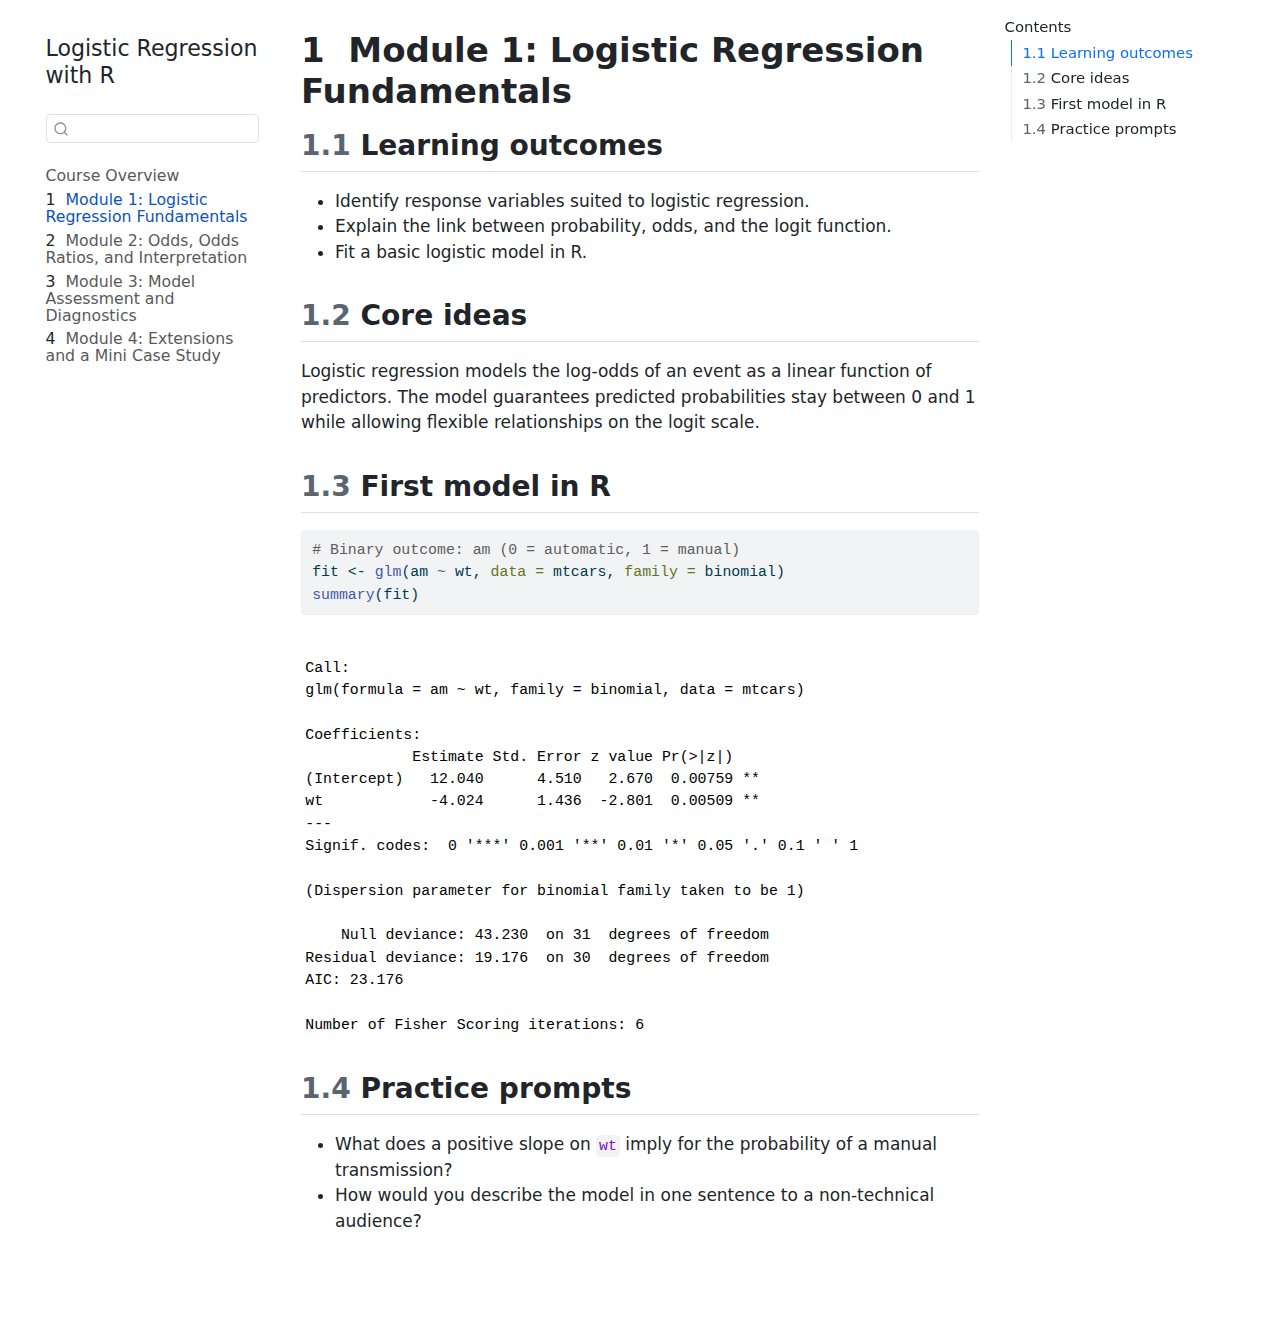
<file: docs/module01-logistic-fundamentals.html>
<!DOCTYPE html>
<html xmlns="http://www.w3.org/1999/xhtml" lang="en" xml:lang="en"><head>

<meta charset="utf-8">
<meta name="generator" content="quarto-1.8.26">

<meta name="viewport" content="width=device-width, initial-scale=1.0, user-scalable=yes">


<title>1&nbsp; Module 1: Logistic Regression Fundamentals – Logistic Regression with R</title>
<style>
code{white-space: pre-wrap;}
span.smallcaps{font-variant: small-caps;}
div.columns{display: flex; gap: min(4vw, 1.5em);}
div.column{flex: auto; overflow-x: auto;}
div.hanging-indent{margin-left: 1.5em; text-indent: -1.5em;}
ul.task-list{list-style: none;}
ul.task-list li input[type="checkbox"] {
  width: 0.8em;
  margin: 0 0.8em 0.2em -1em; /* quarto-specific, see https://github.com/quarto-dev/quarto-cli/issues/4556 */ 
  vertical-align: middle;
}
/* CSS for syntax highlighting */
html { -webkit-text-size-adjust: 100%; }
pre > code.sourceCode { white-space: pre; position: relative; }
pre > code.sourceCode > span { display: inline-block; line-height: 1.25; }
pre > code.sourceCode > span:empty { height: 1.2em; }
.sourceCode { overflow: visible; }
code.sourceCode > span { color: inherit; text-decoration: inherit; }
div.sourceCode { margin: 1em 0; }
pre.sourceCode { margin: 0; }
@media screen {
div.sourceCode { overflow: auto; }
}
@media print {
pre > code.sourceCode { white-space: pre-wrap; }
pre > code.sourceCode > span { text-indent: -5em; padding-left: 5em; }
}
pre.numberSource code
  { counter-reset: source-line 0; }
pre.numberSource code > span
  { position: relative; left: -4em; counter-increment: source-line; }
pre.numberSource code > span > a:first-child::before
  { content: counter(source-line);
    position: relative; left: -1em; text-align: right; vertical-align: baseline;
    border: none; display: inline-block;
    -webkit-touch-callout: none; -webkit-user-select: none;
    -khtml-user-select: none; -moz-user-select: none;
    -ms-user-select: none; user-select: none;
    padding: 0 4px; width: 4em;
  }
pre.numberSource { margin-left: 3em;  padding-left: 4px; }
div.sourceCode
  {   }
@media screen {
pre > code.sourceCode > span > a:first-child::before { text-decoration: underline; }
}
</style>


<script src="site_libs/quarto-nav/quarto-nav.js"></script>
<script src="site_libs/quarto-nav/headroom.min.js"></script>
<script src="site_libs/clipboard/clipboard.min.js"></script>
<script src="site_libs/quarto-search/autocomplete.umd.js"></script>
<script src="site_libs/quarto-search/fuse.min.js"></script>
<script src="site_libs/quarto-search/quarto-search.js"></script>
<meta name="quarto:offset" content="./">
<script src="site_libs/quarto-html/quarto.js" type="module"></script>
<script src="site_libs/quarto-html/tabsets/tabsets.js" type="module"></script>
<script src="site_libs/quarto-html/axe/axe-check.js" type="module"></script>
<script src="site_libs/quarto-html/popper.min.js"></script>
<script src="site_libs/quarto-html/tippy.umd.min.js"></script>
<script src="site_libs/quarto-html/anchor.min.js"></script>
<link href="site_libs/quarto-html/tippy.css" rel="stylesheet">
<link href="site_libs/quarto-html/quarto-syntax-highlighting-587c61ba64f3a5504c4d52d930310e48.css" rel="stylesheet" id="quarto-text-highlighting-styles">
<script src="site_libs/bootstrap/bootstrap.min.js"></script>
<link href="site_libs/bootstrap/bootstrap-icons.css" rel="stylesheet">
<link href="site_libs/bootstrap/bootstrap-e92ef7ca8f646017bdb218b79b4f62fc.min.css" rel="stylesheet" append-hash="true" id="quarto-bootstrap" data-mode="light">
<script src="site_libs/quarto-contrib/live-runtime/live-runtime.js" type="module"></script>
<link href="site_libs/quarto-contrib/live-runtime/live-runtime.css" rel="stylesheet">
<script id="quarto-search-options" type="application/json">{
  "location": "sidebar",
  "copy-button": false,
  "collapse-after": 3,
  "panel-placement": "start",
  "type": "textbox",
  "limit": 50,
  "keyboard-shortcut": [
    "f",
    "/",
    "s"
  ],
  "show-item-context": false,
  "language": {
    "search-no-results-text": "No results",
    "search-matching-documents-text": "matching documents",
    "search-copy-link-title": "Copy link to search",
    "search-hide-matches-text": "Hide additional matches",
    "search-more-match-text": "more match in this document",
    "search-more-matches-text": "more matches in this document",
    "search-clear-button-title": "Clear",
    "search-text-placeholder": "",
    "search-detached-cancel-button-title": "Cancel",
    "search-submit-button-title": "Submit",
    "search-label": "Search"
  }
}</script>
<script type="module" src="site_libs/quarto-ojs/quarto-ojs-runtime.js"></script>
<link href="site_libs/quarto-ojs/quarto-ojs.css" rel="stylesheet">


<link rel="stylesheet" href="include/webex.css">
<link rel="stylesheet" href="include/style.css">
</head>

<body class="nav-sidebar floating quarto-light">

<div id="quarto-search-results"></div>
  <header id="quarto-header" class="headroom fixed-top">
  <nav class="quarto-secondary-nav">
    <div class="container-fluid d-flex">
      <button type="button" class="quarto-btn-toggle btn" data-bs-toggle="collapse" role="button" data-bs-target=".quarto-sidebar-collapse-item" aria-controls="quarto-sidebar" aria-expanded="false" aria-label="Toggle sidebar navigation" onclick="if (window.quartoToggleHeadroom) { window.quartoToggleHeadroom(); }">
        <i class="bi bi-layout-text-sidebar-reverse"></i>
      </button>
        <nav class="quarto-page-breadcrumbs" aria-label="breadcrumb"><ol class="breadcrumb"><li class="breadcrumb-item"><a href="./module01-logistic-fundamentals.html"><span class="chapter-number">1</span>&nbsp; <span class="chapter-title">Module 1: Logistic Regression Fundamentals</span></a></li></ol></nav>
        <a class="flex-grow-1" role="navigation" data-bs-toggle="collapse" data-bs-target=".quarto-sidebar-collapse-item" aria-controls="quarto-sidebar" aria-expanded="false" aria-label="Toggle sidebar navigation" onclick="if (window.quartoToggleHeadroom) { window.quartoToggleHeadroom(); }">      
        </a>
      <button type="button" class="btn quarto-search-button" aria-label="Search" onclick="window.quartoOpenSearch();">
        <i class="bi bi-search"></i>
      </button>
    </div>
  </nav>
</header>
<!-- content -->
<div id="quarto-content" class="quarto-container page-columns page-rows-contents page-layout-article">
<!-- sidebar -->
  <nav id="quarto-sidebar" class="sidebar collapse collapse-horizontal quarto-sidebar-collapse-item sidebar-navigation floating overflow-auto">
    <div class="pt-lg-2 mt-2 text-left sidebar-header">
    <div class="sidebar-title mb-0 py-0">
      <a href="./">Logistic Regression with R</a> 
    </div>
      </div>
        <div class="mt-2 flex-shrink-0 align-items-center">
        <div class="sidebar-search">
        <div id="quarto-search" class="" title="Search"></div>
        </div>
        </div>
    <div class="sidebar-menu-container"> 
    <ul class="list-unstyled mt-1">
        <li class="sidebar-item">
  <div class="sidebar-item-container"> 
  <a href="./index.html" class="sidebar-item-text sidebar-link">
 <span class="menu-text">Course Overview</span></a>
  </div>
</li>
        <li class="sidebar-item">
  <div class="sidebar-item-container"> 
  <a href="./module01-logistic-fundamentals.html" class="sidebar-item-text sidebar-link active">
 <span class="menu-text"><span class="chapter-number">1</span>&nbsp; <span class="chapter-title">Module 1: Logistic Regression Fundamentals</span></span></a>
  </div>
</li>
        <li class="sidebar-item">
  <div class="sidebar-item-container"> 
  <a href="./module02-odds-interpretation.html" class="sidebar-item-text sidebar-link">
 <span class="menu-text"><span class="chapter-number">2</span>&nbsp; <span class="chapter-title">Module 2: Odds, Odds Ratios, and Interpretation</span></span></a>
  </div>
</li>
        <li class="sidebar-item">
  <div class="sidebar-item-container"> 
  <a href="./module03-model-assessment.html" class="sidebar-item-text sidebar-link">
 <span class="menu-text"><span class="chapter-number">3</span>&nbsp; <span class="chapter-title">Module 3: Model Assessment and Diagnostics</span></span></a>
  </div>
</li>
        <li class="sidebar-item">
  <div class="sidebar-item-container"> 
  <a href="./module04-extensions-case-study.html" class="sidebar-item-text sidebar-link">
 <span class="menu-text"><span class="chapter-number">4</span>&nbsp; <span class="chapter-title">Module 4: Extensions and a Mini Case Study</span></span></a>
  </div>
</li>
    </ul>
    </div>
</nav>
<div id="quarto-sidebar-glass" class="quarto-sidebar-collapse-item" data-bs-toggle="collapse" data-bs-target=".quarto-sidebar-collapse-item"></div>
<!-- margin-sidebar -->
    <div id="quarto-margin-sidebar" class="sidebar margin-sidebar">
        <nav id="TOC" role="doc-toc" class="toc-active" data-toc-expanded="3">
    <h2 id="toc-title">Contents</h2>
   
  <ul class="collapse">
  <li><a href="#learning-outcomes" id="toc-learning-outcomes" class="nav-link active" data-scroll-target="#learning-outcomes"><span class="header-section-number">1.1</span> Learning outcomes</a></li>
  <li><a href="#core-ideas" id="toc-core-ideas" class="nav-link" data-scroll-target="#core-ideas"><span class="header-section-number">1.2</span> Core ideas</a></li>
  <li><a href="#first-model-in-r" id="toc-first-model-in-r" class="nav-link" data-scroll-target="#first-model-in-r"><span class="header-section-number">1.3</span> First model in R</a></li>
  <li><a href="#practice-prompts" id="toc-practice-prompts" class="nav-link" data-scroll-target="#practice-prompts"><span class="header-section-number">1.4</span> Practice prompts</a></li>
  </ul>
</nav>
    </div>
<!-- main -->
<main class="content" id="quarto-document-content">

<header id="title-block-header" class="quarto-title-block default">
<div class="quarto-title">
<h1 class="title"><span class="chapter-number">1</span>&nbsp; <span class="chapter-title">Module 1: Logistic Regression Fundamentals</span></h1>
</div>



<div class="quarto-title-meta">

    
  
    
  </div>
  


</header>


<section id="learning-outcomes" class="level2" data-number="1.1">
<h2 data-number="1.1" class="anchored" data-anchor-id="learning-outcomes"><span class="header-section-number">1.1</span> Learning outcomes</h2>
<ul>
<li>Identify response variables suited to logistic regression.</li>
<li>Explain the link between probability, odds, and the logit function.</li>
<li>Fit a basic logistic model in R.</li>
</ul>
</section>
<section id="core-ideas" class="level2" data-number="1.2">
<h2 data-number="1.2" class="anchored" data-anchor-id="core-ideas"><span class="header-section-number">1.2</span> Core ideas</h2>
<p>Logistic regression models the log-odds of an event as a linear function of predictors. The model guarantees predicted probabilities stay between 0 and 1 while allowing flexible relationships on the logit scale.</p>
</section>
<section id="first-model-in-r" class="level2" data-number="1.3">
<h2 data-number="1.3" class="anchored" data-anchor-id="first-model-in-r"><span class="header-section-number">1.3</span> First model in R</h2>
<div class="cell">
<div class="code-copy-outer-scaffold"><div class="sourceCode cell-code" id="cb1"><pre class="sourceCode r code-with-copy"><code class="sourceCode r"><span id="cb1-1"><a href="#cb1-1" aria-hidden="true" tabindex="-1"></a><span class="co"># Binary outcome: am (0 = automatic, 1 = manual)</span></span>
<span id="cb1-2"><a href="#cb1-2" aria-hidden="true" tabindex="-1"></a>fit <span class="ot">&lt;-</span> <span class="fu">glm</span>(am <span class="sc">~</span> wt, <span class="at">data =</span> mtcars, <span class="at">family =</span> binomial)</span>
<span id="cb1-3"><a href="#cb1-3" aria-hidden="true" tabindex="-1"></a><span class="fu">summary</span>(fit)</span></code></pre></div><button title="Copy to Clipboard" class="code-copy-button"><i class="bi"></i></button></div>
<div class="cell-output cell-output-stdout">
<pre><code>
Call:
glm(formula = am ~ wt, family = binomial, data = mtcars)

Coefficients:
            Estimate Std. Error z value Pr(&gt;|z|)   
(Intercept)   12.040      4.510   2.670  0.00759 **
wt            -4.024      1.436  -2.801  0.00509 **
---
Signif. codes:  0 '***' 0.001 '**' 0.01 '*' 0.05 '.' 0.1 ' ' 1

(Dispersion parameter for binomial family taken to be 1)

    Null deviance: 43.230  on 31  degrees of freedom
Residual deviance: 19.176  on 30  degrees of freedom
AIC: 23.176

Number of Fisher Scoring iterations: 6</code></pre>
</div>
</div>
</section>
<section id="practice-prompts" class="level2" data-number="1.4">
<h2 data-number="1.4" class="anchored" data-anchor-id="practice-prompts"><span class="header-section-number">1.4</span> Practice prompts</h2>
<ul>
<li>What does a positive slope on <code>wt</code> imply for the probability of a manual transmission?</li>
<li>How would you describe the model in one sentence to a non-technical audience?</li>
</ul>


<script type="ojs-module-contents">
eyJjb250ZW50cyI6W119
</script>
<div id="exercise-loading-indicator" class="exercise-loading-indicator d-none d-flex align-items-center gap-2">
<div id="exercise-loading-status" class="d-flex gap-2">

</div>
<div class="spinner-grow spinner-grow-sm">

</div>
</div>
<script type="vfs-file">
W10=
</script>
</section>

</main> <!-- /main -->
<script>

/* definition of content for the buttons */
const webex_buttons = {check_hidden:          "<b>&check;</b>",
                       check_hidden_alt:      "Check answer",
                       check_shown:           "<b>&lsh;</b>",
                       check_shown_alt:       "Hide check",
                       check_of_total:        "/",
                       solution:              "<b>&quest;</b>",
                       solution_alt:          "Correct solution",
                       question_next:         "<b>&#8634;</b>",
                       question_next_alt:     "Next question",
                       question_previous:     "",
                       question_previous_alt: ""}


/* update total correct if #webex-total_correct exists */
update_total_correct = function() {
  console.log("webex: update total_correct");

  document.querySelectorAll(".webex-total_correct").forEach(total => {
    p = total.closest(".webex-box");
    var correct = p.getElementsByClassName("webex-correct").length;
    var solvemes = p.getElementsByClassName("webex-solveme").length;
    var radiogroups = p.getElementsByClassName("webex-radiogroup").length;
    var selects = p.getElementsByClassName("webex-select").length;
    /* no specific class on input node, thus searching via query selector */
    var checkboxgroups = p.querySelectorAll("div[class=webex-checkboxgroup] input[type=checkbox]").length

    /* show number of correct / total number of answers */
    total.innerHTML = correct + "&nbsp;" + webex_buttons.check_of_total + "&nbsp;" + (solvemes + radiogroups + checkboxgroups + selects);
  });
}

/* check answers */
check_func = function() {
  console.log("webex: check answer");

  //var cl = elem.parentElement.classList;
  var cl = this.closest(".webex-box").classList;
  if (cl.contains("unchecked")) {
    cl.remove("unchecked");
    this.innerHTML = webex_buttons.check_shown; //"Hide check";
    if (webex_buttons.check_shown_alt.length > 0) this.setAttribute("title", webex_buttons.check_shown_alt);
  } else {
    cl.add("unchecked");
    this.innerHTML = webex_buttons.check_hidden; //"Check answer";
    if (webex_buttons.check_hidden_alt.length > 0) this.setAttribute("title", webex_buttons.check_hidden_alt);
  }
}

/* helper functions for checking the webex ID */
const id_checker = {"fmt": new RegExp("[g-zG-Z]"),
                    "load": function(e) { return e.getAttribute("id").match("(?<=(-)).*$")[0]; },
                    "eval": new TextEncoder(),
                    "dval": new TextDecoder()}

/* Show/hide correct solution */
solution_func = function() {
  console.log("webex: show/hide solution");

  var div = this.closest(".webex-question").querySelector(".webex-solution");
  var cl = div.classList;

  if (cl.contains("visible")) {
    cl.remove("visible");
  } else {
    cl.add("visible");
  }
}

/* function to check if the real answer is numeric */
convert_to_numeric = function(x) {
  if (typeof x == "string") {
    /* do nothing */
  } else if (x.length == 1) {
    /* take first element */
    x = x[0]
  } else {
    return NaN;
  }

  /* remove spaces for easier parsing */
  x = x.replace(/\s/g, "");

  /* Define patterns for different formats, note that spaces have been removed above */
  const patterns = [
    {regex: /^[+-]?\d+(\.\d{3})*,\d+$/, decimal: ",", thousand: "." },  // Format: "1.100.100.100,3"
    {regex: /^[+-]?\d+(,\d{3})*\.\d+$/, decimal: ".", thousand: "," },  // Format: "1,100,100,100.3"
    {regex: /^[+-]?\d+(\.|\.\d+)?$/, decimal: "." },                    // Format: "1100100100.5" or "1100100100."
    {regex: /^[+-]?\d+(,|,\d+)$/, decimal: "," }                        // Format: "1100100100,5" or "1100100100,"
  ];


  /* testing all regular expressions, convert to float if possible */
  for (const { regex, decimal, thousand } of patterns) {
    if (regex.test(x)) {
      let numeric = x;
      if (thousand) numeric = numeric.replace(new RegExp(`\\${thousand}`, "g"), "");
      numeric = numeric.replace(decimal, ".");
      return parseFloat(numeric);
    }
  }

  /* input of length 1 but none of the known formats, return NaN */
  return NaN;
}

/* Checking webex ID, returns formalsol */
check_id = function(e) {
  /* loading webex ID */
  var id = id_checker["load"](e);

  /* extracting answer */
  let answer = e.dataset.answer;

  /* checking unique id, prepare and return array */
  if (!id_checker["fmt"].test(id)) {
    const a = id_checker["eval"].encode(atob(answer));
    const b = id_checker["eval"].encode(id);
    const res = a.map((byte, index) => byte^b[index % b.length]);
    answer = id_checker["dval"].decode(res);
    /* Replacing &amp; with ' before parsing */
    answer = answer.replaceAll("&apos;", "'");
  }

  return JSON.parse(answer);
}

/* function for checking solveme answers */
solveme_func = function(e) {
  /* avoid that keyup and keychange twice execute this function within nms = 10
   * ms, clearing inputTimer and add timeout */
  console.log("webex: check solveme");

  /* float, precision for checking numeric answers */
  const eps = 0.00000000000001;

  /* get last checked user answer */
  const question = this.closest(".webex-question")

  /* extracting classes */
  var cl = this.classList;
  var my_answer = this.value;

  /* extracting classes */
  var cl = this.classList;

  /* empty answer? Job done */
  if (my_answer == "") {
    cl.remove("webex-correct");
    cl.remove("webex-incorrect");
    return false;
  }

  /* Find closest (parent) webex-question */
  let formalsols = check_id(this)

  /* by default we assume the users' answer is incorrect */
  var user_answer_correct = false;

  /* check if the correct answer is numeric, i.e. if 
   * formalsols is of length 1 containing one single numeric
   * value in a known format, else, NaN is returned */
  const num_formalsol = convert_to_numeric(formalsols);
  const num_my_answer = convert_to_numeric(my_answer);

  /* if the correct answer is numeric (float), the user's answer
   * must also be numeric. If not, it is wrong. Else we can
   * compare floating point numbers */
  if (!isNaN(num_formalsol) && !isNaN(num_my_answer)) {
    /* check if the real answer and the user input are numerically the same;
     * adding 'delta' to avoid precision issues */
    var diff = Math.abs(num_formalsol - num_my_answer);
    if (diff < parseFloat(this.dataset.tol) + eps) { user_answer_correct = true; }

  /* if the question contains regex, a regular expression is used
   * to evaluate the users answer. Allows for multiple regular expressions */
  } else if (cl.contains("regex")) {
    for (let i = 0; i < formalsols.length; i++) {
        let regex = new RegExp(formalsols[i], cl.contains("ignorecase") ? "i" : "");
        if (regex.test(my_answer)) { user_answer_correct = true; break; }
    }

  /* else we evaluate on 'string level', considering the creators preferences
   * regarding set options */
  } else {
    /* modify/prepare answer */
    if (cl.contains("ignorecase")) { my_answer = my_answer.toLowerCase(); }
    if (cl.contains("nospaces"))   { my_answer = my_answer.replace(/ /g, ""); }

    /* if the real answer includes user input - correct */
    if (formalsols.includes(my_answer)) {
      user_answer_correct = true;
  
      // added regex bit
      if (cl.contains("regex")) {
        answer_regex = RegExp(formalsols.join("|"))
        if (answer_regex.test(my_answer)) {
          cl.add("webex-correct");
        }
      }
    }
  }

  if (user_answer_correct) {
      cl.add("webex-correct");
      cl.remove("webex-incorrect");
  } else {
      cl.add("webex-incorrect");
      cl.remove("webex-correct");
  }

  update_total_correct();

}

/* function for checking select answers */
select_func = function(e) {
  console.log("webex: check select");

  var options   = [];
  Array.from(this.querySelectorAll("option")).forEach((option, index) => {
    if (!option.hasAttribute("value") || !option.getAttribute("value") === "blank") {
      options.push(option);
    }
  });

  /* get selected option */
  function get_selected(options) { return options.findIndex(option => option.selected); }
  var option_index = get_selected(options)

  /* loading webex ID */
  var formalsol = check_id(this)

  /* add class for current selection */
  this.classList.remove("webex-incorrect");
  this.classList.remove("webex-correct");
  if (option_index >= 0) {
    this.classList.add(formalsol[option_index] === 1 ? "webex-correct" : "webex-incorrect");
  }

  update_total_correct();
}

/* function for checking radiogroups answers */
radiogroups_func = function(e) {
  console.log("webex: check radiogroups");

  /* get real answer (binary integer array) */
  var id = e.target.getAttribute("name");
  var group = document.querySelector(".webex-radiogroup[id='webex-" + id + "']");
  var formalsol = check_id(group)

  /* check which radiobuttion is selected (user answer) */
  function get_checked(radios) {
    return radios.findIndex(radios => radios.checked);
  }
  var radios = Array.from(group.querySelectorAll("input[type='radio']"))
  var radio_index = get_checked(radios);

  /* remove existing classes */
  radios.forEach(radio => {
    let cl = radio.closest("label").classList
    cl.remove("webex-incorrect");
    cl.remove("webex-correct");
  });

  /* add class for current selection */
  let cl = radios[radio_index].closest("label").classList
  if (formalsol[radio_index] === 1) {
      cl.add("webex-correct");
  } else {
      cl.add("webex-incorrect");
  }

  update_total_correct();
}


/* function for checking checkboxgroups answers */
checkboxgroups_func = function(e) {
  console.log("webex: check checkboxgroups");

  /* get real answer (binary integer array) */
  var group = document.querySelector(".webex-checkboxgroup[id='" + this.id + "']");
  var formalsol = check_id(group);

  /* check which checkbox is checked (user answer) */
  function get_checked(group) {
      const checkboxes = Array.from(group.querySelectorAll("input[type='checkbox']"));
      return checkboxes.reduce((indices, checkbox, index) => {
          if (checkbox.checked) indices.push(index);
          return indices;
      }, []);
  }
  var checks = Array.from(group.querySelectorAll("input[type='checkbox']"));
  var check_index = get_checked(group);

  checks.forEach((e, index) => {
    var label = e.parentNode;
    var ans = formalsol[index];
    if ((e.checked && ans === 1) || (!e.checked && ans === 0)) {
        label.setAttribute("class", "webex-correct")
    } else {
        label.setAttribute("class", "webex-incorrect")
    }
  });

  update_total_correct();
}

/* shuffling array (thanks to stack overflow)
 * If argument x is an integer we create an integer sequence
 * from 0, 1, ..., (x - 1) and return a shuffled version. If
 * the input is an array, we simply shuffle it */
shuffle_array = function(x) {
   if (Number.isInteger(x) && !isNaN(x)) {
     x = Array.from({length: x}, (v, i) => i);
   }
   let shuffled = x.map(value => ({ value, sort: Math.random() }))
        .sort((a, b) => a.sort - b.sort).map(({ value }) => value)
   return shuffled;
}

/* ---------------------------------------------------------
 * ---------------------------------------------------------
 * --------------------------------------------------------- */
window.onload = function() {
  //console.log("webex: onload");

  /* setting up buttons and actions to show/hide answers */
  document.querySelectorAll(".webex-check").forEach(section => {
    section.classList.add("unchecked");

    /* ul to take up the list items with buttons */
    let button_ul = document.createElement("ul");
    button_ul.setAttribute("class", "webex-button-list");
    section.appendChild(button_ul);

    /* button to _check_ if answers given are correct */
    let li_check = document.createElement("li");
    button_ul.appendChild(li_check); /* add list item to ul */
    let btn_check = document.createElement("button");
    btn_check.innerHTML = webex_buttons.check_hidden;  // "Check answer";
    btn_check.setAttribute("class", "webex-button webex-button-check");
    if (webex_buttons.check_hidden_alt.length > 0) btn_check.setAttribute("title", webex_buttons.check_hidden_alt);
    btn_check.onclick = check_func;
    li_check.appendChild(btn_check);

    /* span to show current number of points (when _check_ active) */
    let spn = document.createElement("span");
    spn.classList.add("webex-total_correct");
    li_check.appendChild(spn);

    /* button to show the _solution_ if there is one */
    var has_solution = section.parentNode.querySelectorAll(".webex-solution").length > 0;
    if (has_solution) {
      let li_solution = document.createElement("li");
      button_ul.appendChild(li_solution); /* add list item to ul */
      let btn_solution = document.createElement("button");
      btn_solution.innerHTML = webex_buttons.solution; // "Correct answer";
      btn_solution.setAttribute("class", "webex-button webex-button-solution");
      if (webex_buttons.solution_alt.length > 0) btn_solution.setAttribute("title", webex_buttons.solution_alt);
      btn_solution.onclick = solution_func;
      li_solution.appendChild(btn_solution);
    }

  });

  /* set up webex-solveme inputs */
  document.querySelectorAll(".webex-solveme").forEach(solveme => {
    solveme.setAttribute("autocomplete","off");
    solveme.setAttribute("autocorrect", "off");
    solveme.setAttribute("autocapitalize", "off");
    solveme.setAttribute("spellcheck", "false");
    solveme.value = "";

    /* adjust answer for 'no spaces' (ignore spaces) */
    if (solveme.classList.contains("nospaces")) {
      solveme.dataset.answer = solveme.dataset.answer.replace(/ /g, "");
    }

    /* attach checking function, triggered on key up, change, and when
     * elemnt is out of focus. Only evaluated once by tracking changes
     * via variable solveme_last_user_answer */
    solveme.addEventListener("keyup",  solveme_func);
    solveme.addEventListener("change", solveme_func);
    solveme.addEventListener("blur",   solveme_func);

    /* adding span to show correct/incorrect icon */
    solveme.insertAdjacentHTML("afterend", " <span class='webex-icon'></span>")
  });

  /* set up radiogroups (single choice questions with display = "buttons") */
  document.querySelectorAll(".webex-radiogroup").forEach(radiogroup => {
    radiogroup.onchange = radiogroups_func;
  });

  /* set up checkboxgroups (multiple choice questions with display = "buttons") */
  document.querySelectorAll(".webex-checkboxgroup").forEach(checkboxgroup => {
    checkboxgroup.onchange = checkboxgroups_func;
  });

  /* set up selects (dropdown menus) */
  document.querySelectorAll(".webex-select").forEach(select => {
    select.onchange = select_func;
    /* append webex-icon for correct/incorrect icons */
    var elem = document.createElement("span")
    elem.classList.add("webex-icon")
    select.parentNode.appendChild(elem)
  });

  /* change to next/previous question if multiple are available */
  function handleQuestionClick(group, questions, step) {
    return async function() {
      /* get question order as integer vector */
      let questionOrder = group.dataset.questionOrder.split(",").map(str => parseInt(str));

      /* current question/position */
      let currentPosition = parseInt(group.dataset.currentPosition);

      /* Hide the current question */
      questions.forEach(question => { question.classList.remove("active"); });

      /* Move to the next question index */
      currentPosition = (currentPosition + step) % questionOrder.length;
      if (currentPosition < 0) currentPosition = currentPosition + questionOrder.length

      /* Display the new question */
      questions[questionOrder[currentPosition]].classList.add("active");

      // Update the currentPosition data attribute on the group div
      group.dataset.currentPosition = currentPosition;
    };
  }

  document.querySelectorAll(".webex-group").forEach(group => {
    const questions = Array.from(group.querySelectorAll(".webex-question"));

    /* Create vector with question order. If the webex-group does
     * not have class '.noshuffle' we will randomly shuffle the order */
    let questionOrder = Array.from({length: questions.length}, (v, i) => i);
    if (!group.classList.contains("noshuffle")) {
      questionOrder = shuffle_array(questionOrder);
    }

    /* take start position (if set) or start at 0 */
    const currentPosition = parseInt(group.getAttribute("data-start-position")) || 0;

    /* show the default question for each group */
    questions[questionOrder[currentPosition]].classList.add("active");

    /* store random order of questions as well as current position */
    group.dataset.questionOrder   = questionOrder;
    group.dataset.currentPosition = currentPosition;

    /* find all webex-questions, search for .webex-button-list and
     * populate the list with necessary <li><button>...</button></li> elements */
    questions.forEach(question => {
        let button_ul = question.querySelector("ul.webex-button-list");

        let li_next = document.createElement("li");
        let nextButton = document.createElement("button");
        nextButton.setAttribute("class", "webex-button webex-button-next");
        if (webex_buttons.question_next_alt.length > 0) nextButton.setAttribute("title", webex_buttons.question_next_alt);
        nextButton.innerHTML = webex_buttons.question_next; // "Next question";
        nextButton.addEventListener("click", handleQuestionClick(group, questions, 1));
        li_next.appendChild(nextButton);

        let li_previous = document.createElement("li");
        let previousButton = document.createElement("button");
        previousButton.setAttribute("class", "webex-button webex-button-previous");
        if (webex_buttons.question_previous_alt.length > 0) previousButton.setAttribute("title", webex_buttons.question_previous_alt);
        previousButton.innerHTML = webex_buttons.question_previous; // "Previous question";
        previousButton.addEventListener("click", handleQuestionClick(group, questions, -1));
        li_previous.appendChild(previousButton);

        if (webex_buttons.question_previous.length > 0) button_ul.appendChild(li_previous);
        if (webex_buttons.question_next.length > 0) button_ul.appendChild(li_next);
    });
  });

  /* Development options */
  document.querySelectorAll(".webex-question.check").forEach(question => {
      question.querySelector(".webex-button-check").click()
  });
  document.querySelectorAll(".webex-question.solution").forEach(question => {
      let btn = question.querySelector(".webex-button-solution");
      if (btn !== null) { btn.click(); }
  });

  /* Pre-filling <input> fields */
  document.querySelectorAll(".webex-question.prefill").forEach(question => {
      question.querySelectorAll("input.webex-solveme").forEach(solveme => {
          let x = JSON.parse(solveme.dataset.answer);
          solveme.value = x[0];
          /* Trigger the on change event */
          solveme.dispatchEvent(new Event("change"));
      });

      /* Pre-filling radiogroups, that is for schoice questions */
      question.querySelectorAll(".webex-radiogroup").forEach(radiogroup => {
          let x = JSON.parse(radiogroup.dataset.answer);
          let idx = x.indexOf(1);
          let radios = radiogroup.querySelectorAll('input[type="radio"]');
          radios[idx].checked = true;
          /* Trigger the on change event */
          radios[idx].dispatchEvent(new Event("change", { bubbles: true }));
      });

      /* Pre-filling checkboxgroups, that is for schoice questions w/ dropdown menus */
      question.querySelectorAll(".webex-select").forEach(dropdown => {
          let x = JSON.parse(dropdown.dataset.answer);
          let idx = x.indexOf(1) + 1; /* +1 to skip the first blank option */
          let options = dropdown.querySelectorAll("option");
          options[idx].selected = true;
          /* Trigger the on change event */
          options[idx].dispatchEvent(new Event("change", { bubbles: true }));
      });

      /* Pre-filling checkboxgroups, that is for mchoice questions */
      question.querySelectorAll(".webex-checkboxgroup").forEach(radiogroup => {
          let x = JSON.parse(radiogroup.dataset.answer);
          let checkboxes = radiogroup.querySelectorAll('input[type="checkbox"]');
          for (let i = 0; i < checkboxes.length; i++) {
              checkboxes[i].checked = x[i];
          }
          /* Trigger the on change event */
          checkboxes[0].dispatchEvent(new Event("change", { bubbles: true }));
      });
  });

  /* Show set tolerance (devel option) */
  function calc_width(x, txt, offset = 20) {
      /* We do the following:
       * Create a new span, insert the value we need in the .tolerance
       * input node, and calculate its offsetWidth. Then remove it
       * again; this is just used to calculate the required width. */
      var cwtmp = document.createElement("span");
      x.appendChild(cwtmp);
      cwtmp.innerHTML = txt || "";
      var w = parseInt(cwtmp.getBoundingClientRect().width) + offset;
      cwtmp.remove();
      return w;
  }

  /* If tolerance should be shown (devel option) we calculate:
   * - the width required to properly display the solution
   * - the width required to properly display the tolerance
   * - add a new element to display the tolerance
   * - reduce the width of the solution input box. */
  document.querySelectorAll(".webex-question.tolerance").forEach(question => {
      question.querySelectorAll("input[data-tol]").forEach(elem => {
          var w = null;

          /* Add new element showing the tolerance */
          let tol = document.createElement("input");
          tol.type = "text"; // <inpyt type="text">
          tol.disabled = true; // Disable input element
          tol.classList.add("tolerance"); // Appending class
          tol.value = "Â± " + elem.getAttribute("data-tol");

          /* Add new node */
          elem.parentNode.insertBefore(tol, elem)

          var body     = document.querySelector("body");
          //tol.value = "Â± " + "0.0000007";
          //tol.value = "Â± " + "0.07";
          w    = calc_width(body, tol.value);
          wold = parseInt(elem.getBoundingClientRect().width);
          wmin = calc_width(body, elem.value);

          /* Calculate required width of the 'tolerance' node, and the
           * reduction of the original 'input' node */
          let wnew = Math.max(wmin, wold - w);
          tol.style.width  = w + "px";
          elem.style.width = wnew + "px";
      });
  });

  update_total_correct();
}

</script>

<script>
if (window.location.href.includes('displayall')) {
  document.body.id = 'displayall';
} else {
  document.body.id = 'progressive';
}
</script>
<script>
(function () {
  function markComplete(exId) {
    document.querySelectorAll('.cell.wait[data-check="true"][data-exercise="' + exId + '"]').forEach(function (el) {
      el.setAttribute('data-complete', 'true');
    });
  }

  function handleGradeNode(node) {
    if (!(node instanceof Element)) return;
    if (node.classList.contains('exercise-grade') && node.classList.contains('alert-success')) {
      var host = node.closest('[data-exercise]');
      var exId = host && host.getAttribute('data-exercise');
      if (exId) markComplete(exId);
    } else if (node.querySelectorAll) {
      node.querySelectorAll('.exercise-grade.alert-success').forEach(function (child) {
        var host = child.closest('[data-exercise]');
        var exId = host && host.getAttribute('data-exercise');
        if (exId) markComplete(exId);
      });
    }
  }

  function scanExisting() {
    document.querySelectorAll('.exercise-grade.alert-success').forEach(handleGradeNode);
  }

  document.addEventListener('DOMContentLoaded', function () {
    // Initial pass for any pre-rendered success states
    scanExisting();
    // Observe dynamically added grade alerts
    var mo = new MutationObserver(function (mutations) {
      mutations.forEach(function (m) {
        m.addedNodes && m.addedNodes.forEach(handleGradeNode);
      });
    });
    mo.observe(document.body, { childList: true, subtree: true });
  });
})();
</script>

<script>
(function () {
  const STORAGE_KEY = 'exercise-skip:v1';

  function loadState() {
    try { return JSON.parse(localStorage.getItem(STORAGE_KEY) || '{}'); }
    catch { return {}; }
  }

  function saveState(state) {
    localStorage.setItem(STORAGE_KEY, JSON.stringify(state));
  }

  function pageKeyPrefix() {
    return location.pathname + '::';
  }

  function isSkipped(state, exId) {
    return !!state[pageKeyPrefix() + exId];
  }

  function setSkipped(state, exId, skipped) {
    const key = pageKeyPrefix() + exId;
    if (skipped) state[key] = true; else delete state[key];
    saveState(state);
  }

  function applySkipAttr(el, skipped) {
    if (skipped) {
      el.setAttribute('data-skip', 'true');
      el.setAttribute('data-complete', 'true');
    } else {
      el.removeAttribute('data-skip');
      // Only remove data-complete if this cell wasn't actually completed
      // by grading (has a success alert). If it was graded, leave complete.
      const graded = !!el.querySelector('.exercise-grade.alert-success');
      if (!graded) el.removeAttribute('data-complete');
    }
  }

  function buildButton(el, state, exId) {
    const btn = document.createElement('button');
    btn.type = 'button';
    btn.className = 'btn btn-sm btn-outline-secondary skip-exercise-btn';
    const skipped = isSkipped(state, exId);
    btn.textContent = skipped ? 'Undo skip' : 'Skip exercise';
    btn.setAttribute('aria-pressed', skipped ? 'true' : 'false');
    btn.style.margin = '0.5rem 0';

    btn.addEventListener('click', function () {
      const nowSkipped = btn.getAttribute('aria-pressed') !== 'true';
      applySkipAttr(el, nowSkipped);
      setSkipped(state, exId, nowSkipped);
      btn.textContent = nowSkipped ? 'Undo skip' : 'Skip exercise';
      btn.setAttribute('aria-pressed', nowSkipped ? 'true' : 'false');
    });
    return btn;
  }

  document.addEventListener('DOMContentLoaded', function () {
    const state = loadState();
    document.querySelectorAll('.cell.wait[data-check="true"]').forEach(function (cell) {
      const exId = cell.getAttribute('data-exercise');
      if (!exId) return;

      // Reapply stored skip state
      applySkipAttr(cell, isSkipped(state, exId));

      // Insert the button just before the exercise cell
      const btn = buildButton(cell, state, exId);
      const parent = cell.parentElement || cell;
      parent.insertBefore(btn, cell);
    });
  });
})();
</script>

<script type="ojs-module-contents">
eyJjb250ZW50cyI6W119
</script>
<script type="module">
if (window.location.protocol === "file:") { alert("The OJS runtime does not work with file:// URLs. Please use a web server to view this document."); }
window._ojs.paths.runtimeToDoc = "../..";
window._ojs.paths.runtimeToRoot = "../..";
window._ojs.paths.docToRoot = "";
window._ojs.selfContained = false;
window._ojs.runtime.interpretFromScriptTags();
</script>
<script id="quarto-html-after-body" type="application/javascript">
  window.document.addEventListener("DOMContentLoaded", function (event) {
    const icon = "";
    const anchorJS = new window.AnchorJS();
    anchorJS.options = {
      placement: 'right',
      icon: icon
    };
    anchorJS.add('.anchored');
    const isCodeAnnotation = (el) => {
      for (const clz of el.classList) {
        if (clz.startsWith('code-annotation-')) {                     
          return true;
        }
      }
      return false;
    }
    const onCopySuccess = function(e) {
      // button target
      const button = e.trigger;
      // don't keep focus
      button.blur();
      // flash "checked"
      button.classList.add('code-copy-button-checked');
      var currentTitle = button.getAttribute("title");
      button.setAttribute("title", "Copied!");
      let tooltip;
      if (window.bootstrap) {
        button.setAttribute("data-bs-toggle", "tooltip");
        button.setAttribute("data-bs-placement", "left");
        button.setAttribute("data-bs-title", "Copied!");
        tooltip = new bootstrap.Tooltip(button, 
          { trigger: "manual", 
            customClass: "code-copy-button-tooltip",
            offset: [0, -8]});
        tooltip.show();    
      }
      setTimeout(function() {
        if (tooltip) {
          tooltip.hide();
          button.removeAttribute("data-bs-title");
          button.removeAttribute("data-bs-toggle");
          button.removeAttribute("data-bs-placement");
        }
        button.setAttribute("title", currentTitle);
        button.classList.remove('code-copy-button-checked');
      }, 1000);
      // clear code selection
      e.clearSelection();
    }
    const getTextToCopy = function(trigger) {
      const outerScaffold = trigger.parentElement.cloneNode(true);
      const codeEl = outerScaffold.querySelector('code');
      for (const childEl of codeEl.children) {
        if (isCodeAnnotation(childEl)) {
          childEl.remove();
        }
      }
      return codeEl.innerText;
    }
    const clipboard = new window.ClipboardJS('.code-copy-button:not([data-in-quarto-modal])', {
      text: getTextToCopy
    });
    clipboard.on('success', onCopySuccess);
    if (window.document.getElementById('quarto-embedded-source-code-modal')) {
      const clipboardModal = new window.ClipboardJS('.code-copy-button[data-in-quarto-modal]', {
        text: getTextToCopy,
        container: window.document.getElementById('quarto-embedded-source-code-modal')
      });
      clipboardModal.on('success', onCopySuccess);
    }
      var localhostRegex = new RegExp(/^(?:http|https):\/\/localhost\:?[0-9]*\//);
      var mailtoRegex = new RegExp(/^mailto:/);
        var filterRegex = new RegExp('/' + window.location.host + '/');
      var isInternal = (href) => {
          return filterRegex.test(href) || localhostRegex.test(href) || mailtoRegex.test(href);
      }
      // Inspect non-navigation links and adorn them if external
     var links = window.document.querySelectorAll('a[href]:not(.nav-link):not(.navbar-brand):not(.toc-action):not(.sidebar-link):not(.sidebar-item-toggle):not(.pagination-link):not(.no-external):not([aria-hidden]):not(.dropdown-item):not(.quarto-navigation-tool):not(.about-link)');
      for (var i=0; i<links.length; i++) {
        const link = links[i];
        if (!isInternal(link.href)) {
          // undo the damage that might have been done by quarto-nav.js in the case of
          // links that we want to consider external
          if (link.dataset.originalHref !== undefined) {
            link.href = link.dataset.originalHref;
          }
        }
      }
    function tippyHover(el, contentFn, onTriggerFn, onUntriggerFn) {
      const config = {
        allowHTML: true,
        maxWidth: 500,
        delay: 100,
        arrow: false,
        appendTo: function(el) {
            return el.parentElement;
        },
        interactive: true,
        interactiveBorder: 10,
        theme: 'quarto',
        placement: 'bottom-start',
      };
      if (contentFn) {
        config.content = contentFn;
      }
      if (onTriggerFn) {
        config.onTrigger = onTriggerFn;
      }
      if (onUntriggerFn) {
        config.onUntrigger = onUntriggerFn;
      }
      window.tippy(el, config); 
    }
    const noterefs = window.document.querySelectorAll('a[role="doc-noteref"]');
    for (var i=0; i<noterefs.length; i++) {
      const ref = noterefs[i];
      tippyHover(ref, function() {
        // use id or data attribute instead here
        let href = ref.getAttribute('data-footnote-href') || ref.getAttribute('href');
        try { href = new URL(href).hash; } catch {}
        const id = href.replace(/^#\/?/, "");
        const note = window.document.getElementById(id);
        if (note) {
          return note.innerHTML;
        } else {
          return "";
        }
      });
    }
    const xrefs = window.document.querySelectorAll('a.quarto-xref');
    const processXRef = (id, note) => {
      // Strip column container classes
      const stripColumnClz = (el) => {
        el.classList.remove("page-full", "page-columns");
        if (el.children) {
          for (const child of el.children) {
            stripColumnClz(child);
          }
        }
      }
      stripColumnClz(note)
      if (id === null || id.startsWith('sec-')) {
        // Special case sections, only their first couple elements
        const container = document.createElement("div");
        if (note.children && note.children.length > 2) {
          container.appendChild(note.children[0].cloneNode(true));
          for (let i = 1; i < note.children.length; i++) {
            const child = note.children[i];
            if (child.tagName === "P" && child.innerText === "") {
              continue;
            } else {
              container.appendChild(child.cloneNode(true));
              break;
            }
          }
          if (window.Quarto?.typesetMath) {
            window.Quarto.typesetMath(container);
          }
          return container.innerHTML
        } else {
          if (window.Quarto?.typesetMath) {
            window.Quarto.typesetMath(note);
          }
          return note.innerHTML;
        }
      } else {
        // Remove any anchor links if they are present
        const anchorLink = note.querySelector('a.anchorjs-link');
        if (anchorLink) {
          anchorLink.remove();
        }
        if (window.Quarto?.typesetMath) {
          window.Quarto.typesetMath(note);
        }
        if (note.classList.contains("callout")) {
          return note.outerHTML;
        } else {
          return note.innerHTML;
        }
      }
    }
    for (var i=0; i<xrefs.length; i++) {
      const xref = xrefs[i];
      tippyHover(xref, undefined, function(instance) {
        instance.disable();
        let url = xref.getAttribute('href');
        let hash = undefined; 
        if (url.startsWith('#')) {
          hash = url;
        } else {
          try { hash = new URL(url).hash; } catch {}
        }
        if (hash) {
          const id = hash.replace(/^#\/?/, "");
          const note = window.document.getElementById(id);
          if (note !== null) {
            try {
              const html = processXRef(id, note.cloneNode(true));
              instance.setContent(html);
            } finally {
              instance.enable();
              instance.show();
            }
          } else {
            // See if we can fetch this
            fetch(url.split('#')[0])
            .then(res => res.text())
            .then(html => {
              const parser = new DOMParser();
              const htmlDoc = parser.parseFromString(html, "text/html");
              const note = htmlDoc.getElementById(id);
              if (note !== null) {
                const html = processXRef(id, note);
                instance.setContent(html);
              } 
            }).finally(() => {
              instance.enable();
              instance.show();
            });
          }
        } else {
          // See if we can fetch a full url (with no hash to target)
          // This is a special case and we should probably do some content thinning / targeting
          fetch(url)
          .then(res => res.text())
          .then(html => {
            const parser = new DOMParser();
            const htmlDoc = parser.parseFromString(html, "text/html");
            const note = htmlDoc.querySelector('main.content');
            if (note !== null) {
              // This should only happen for chapter cross references
              // (since there is no id in the URL)
              // remove the first header
              if (note.children.length > 0 && note.children[0].tagName === "HEADER") {
                note.children[0].remove();
              }
              const html = processXRef(null, note);
              instance.setContent(html);
            } 
          }).finally(() => {
            instance.enable();
            instance.show();
          });
        }
      }, function(instance) {
      });
    }
        let selectedAnnoteEl;
        const selectorForAnnotation = ( cell, annotation) => {
          let cellAttr = 'data-code-cell="' + cell + '"';
          let lineAttr = 'data-code-annotation="' +  annotation + '"';
          const selector = 'span[' + cellAttr + '][' + lineAttr + ']';
          return selector;
        }
        const selectCodeLines = (annoteEl) => {
          const doc = window.document;
          const targetCell = annoteEl.getAttribute("data-target-cell");
          const targetAnnotation = annoteEl.getAttribute("data-target-annotation");
          const annoteSpan = window.document.querySelector(selectorForAnnotation(targetCell, targetAnnotation));
          const lines = annoteSpan.getAttribute("data-code-lines").split(",");
          const lineIds = lines.map((line) => {
            return targetCell + "-" + line;
          })
          let top = null;
          let height = null;
          let parent = null;
          if (lineIds.length > 0) {
              //compute the position of the single el (top and bottom and make a div)
              const el = window.document.getElementById(lineIds[0]);
              top = el.offsetTop;
              height = el.offsetHeight;
              parent = el.parentElement.parentElement;
            if (lineIds.length > 1) {
              const lastEl = window.document.getElementById(lineIds[lineIds.length - 1]);
              const bottom = lastEl.offsetTop + lastEl.offsetHeight;
              height = bottom - top;
            }
            if (top !== null && height !== null && parent !== null) {
              // cook up a div (if necessary) and position it 
              let div = window.document.getElementById("code-annotation-line-highlight");
              if (div === null) {
                div = window.document.createElement("div");
                div.setAttribute("id", "code-annotation-line-highlight");
                div.style.position = 'absolute';
                parent.appendChild(div);
              }
              div.style.top = top - 2 + "px";
              div.style.height = height + 4 + "px";
              div.style.left = 0;
              let gutterDiv = window.document.getElementById("code-annotation-line-highlight-gutter");
              if (gutterDiv === null) {
                gutterDiv = window.document.createElement("div");
                gutterDiv.setAttribute("id", "code-annotation-line-highlight-gutter");
                gutterDiv.style.position = 'absolute';
                const codeCell = window.document.getElementById(targetCell);
                const gutter = codeCell.querySelector('.code-annotation-gutter');
                gutter.appendChild(gutterDiv);
              }
              gutterDiv.style.top = top - 2 + "px";
              gutterDiv.style.height = height + 4 + "px";
            }
            selectedAnnoteEl = annoteEl;
          }
        };
        const unselectCodeLines = () => {
          const elementsIds = ["code-annotation-line-highlight", "code-annotation-line-highlight-gutter"];
          elementsIds.forEach((elId) => {
            const div = window.document.getElementById(elId);
            if (div) {
              div.remove();
            }
          });
          selectedAnnoteEl = undefined;
        };
          // Handle positioning of the toggle
      window.addEventListener(
        "resize",
        throttle(() => {
          elRect = undefined;
          if (selectedAnnoteEl) {
            selectCodeLines(selectedAnnoteEl);
          }
        }, 10)
      );
      function throttle(fn, ms) {
      let throttle = false;
      let timer;
        return (...args) => {
          if(!throttle) { // first call gets through
              fn.apply(this, args);
              throttle = true;
          } else { // all the others get throttled
              if(timer) clearTimeout(timer); // cancel #2
              timer = setTimeout(() => {
                fn.apply(this, args);
                timer = throttle = false;
              }, ms);
          }
        };
      }
        // Attach click handler to the DT
        const annoteDls = window.document.querySelectorAll('dt[data-target-cell]');
        for (const annoteDlNode of annoteDls) {
          annoteDlNode.addEventListener('click', (event) => {
            const clickedEl = event.target;
            if (clickedEl !== selectedAnnoteEl) {
              unselectCodeLines();
              const activeEl = window.document.querySelector('dt[data-target-cell].code-annotation-active');
              if (activeEl) {
                activeEl.classList.remove('code-annotation-active');
              }
              selectCodeLines(clickedEl);
              clickedEl.classList.add('code-annotation-active');
            } else {
              // Unselect the line
              unselectCodeLines();
              clickedEl.classList.remove('code-annotation-active');
            }
          });
        }
    const findCites = (el) => {
      const parentEl = el.parentElement;
      if (parentEl) {
        const cites = parentEl.dataset.cites;
        if (cites) {
          return {
            el,
            cites: cites.split(' ')
          };
        } else {
          return findCites(el.parentElement)
        }
      } else {
        return undefined;
      }
    };
    var bibliorefs = window.document.querySelectorAll('a[role="doc-biblioref"]');
    for (var i=0; i<bibliorefs.length; i++) {
      const ref = bibliorefs[i];
      const citeInfo = findCites(ref);
      if (citeInfo) {
        tippyHover(citeInfo.el, function() {
          var popup = window.document.createElement('div');
          citeInfo.cites.forEach(function(cite) {
            var citeDiv = window.document.createElement('div');
            citeDiv.classList.add('hanging-indent');
            citeDiv.classList.add('csl-entry');
            var biblioDiv = window.document.getElementById('ref-' + cite);
            if (biblioDiv) {
              citeDiv.innerHTML = biblioDiv.innerHTML;
            }
            popup.appendChild(citeDiv);
          });
          return popup.innerHTML;
        });
      }
    }
  });
  </script>
</div> <!-- /content -->




</body></html>
</file>
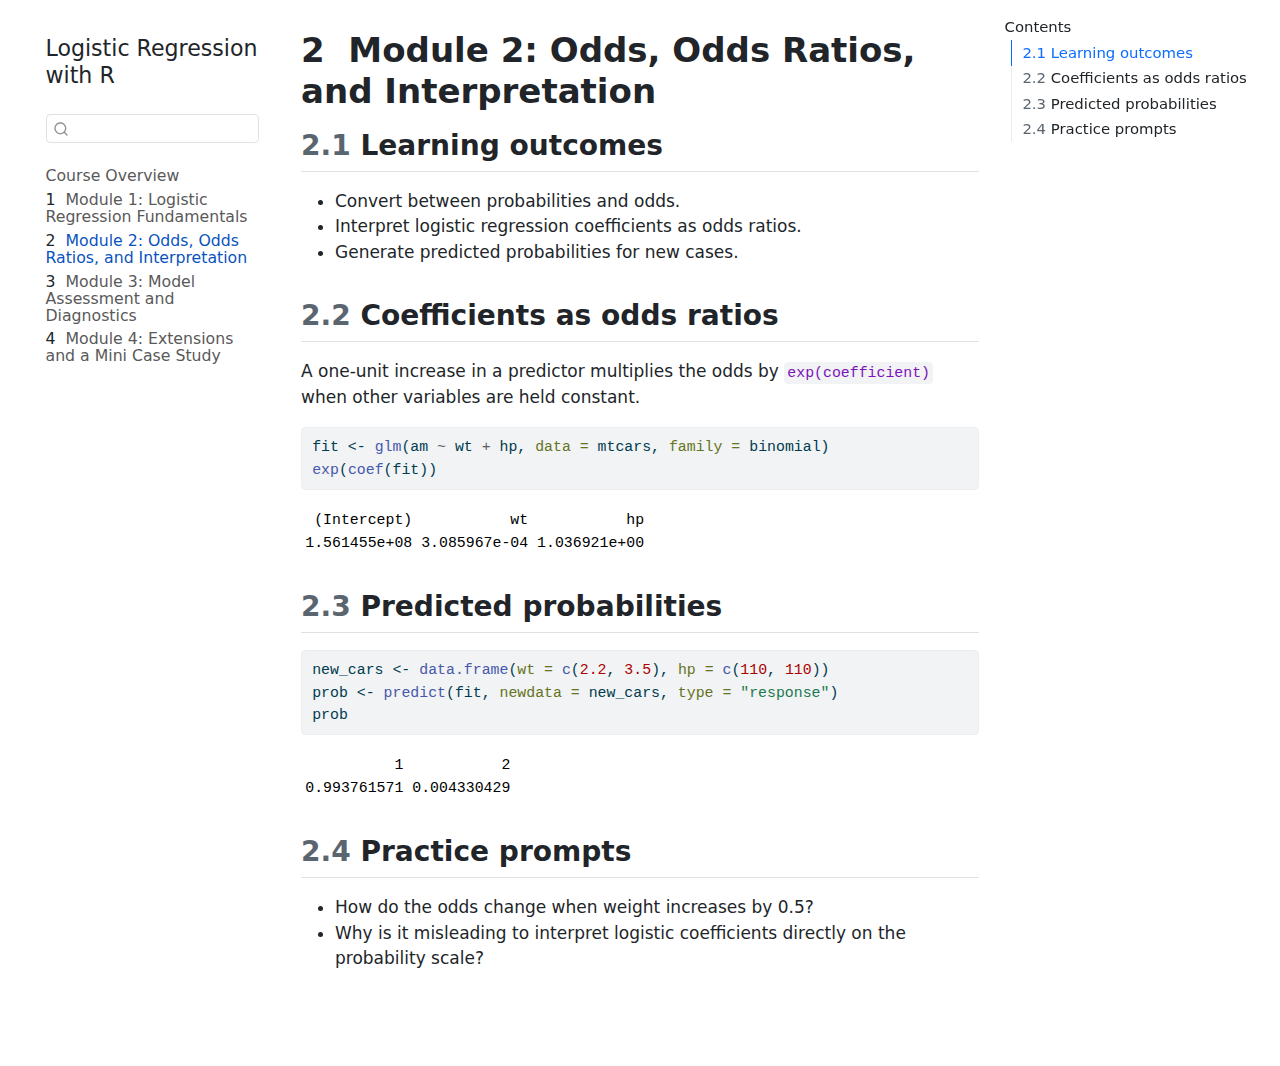
<file: docs/module02-odds-interpretation.html>
<!DOCTYPE html>
<html xmlns="http://www.w3.org/1999/xhtml" lang="en" xml:lang="en"><head>

<meta charset="utf-8">
<meta name="generator" content="quarto-1.8.26">

<meta name="viewport" content="width=device-width, initial-scale=1.0, user-scalable=yes">


<title>2&nbsp; Module 2: Odds, Odds Ratios, and Interpretation – Logistic Regression with R</title>
<style>
code{white-space: pre-wrap;}
span.smallcaps{font-variant: small-caps;}
div.columns{display: flex; gap: min(4vw, 1.5em);}
div.column{flex: auto; overflow-x: auto;}
div.hanging-indent{margin-left: 1.5em; text-indent: -1.5em;}
ul.task-list{list-style: none;}
ul.task-list li input[type="checkbox"] {
  width: 0.8em;
  margin: 0 0.8em 0.2em -1em; /* quarto-specific, see https://github.com/quarto-dev/quarto-cli/issues/4556 */ 
  vertical-align: middle;
}
/* CSS for syntax highlighting */
html { -webkit-text-size-adjust: 100%; }
pre > code.sourceCode { white-space: pre; position: relative; }
pre > code.sourceCode > span { display: inline-block; line-height: 1.25; }
pre > code.sourceCode > span:empty { height: 1.2em; }
.sourceCode { overflow: visible; }
code.sourceCode > span { color: inherit; text-decoration: inherit; }
div.sourceCode { margin: 1em 0; }
pre.sourceCode { margin: 0; }
@media screen {
div.sourceCode { overflow: auto; }
}
@media print {
pre > code.sourceCode { white-space: pre-wrap; }
pre > code.sourceCode > span { text-indent: -5em; padding-left: 5em; }
}
pre.numberSource code
  { counter-reset: source-line 0; }
pre.numberSource code > span
  { position: relative; left: -4em; counter-increment: source-line; }
pre.numberSource code > span > a:first-child::before
  { content: counter(source-line);
    position: relative; left: -1em; text-align: right; vertical-align: baseline;
    border: none; display: inline-block;
    -webkit-touch-callout: none; -webkit-user-select: none;
    -khtml-user-select: none; -moz-user-select: none;
    -ms-user-select: none; user-select: none;
    padding: 0 4px; width: 4em;
  }
pre.numberSource { margin-left: 3em;  padding-left: 4px; }
div.sourceCode
  {   }
@media screen {
pre > code.sourceCode > span > a:first-child::before { text-decoration: underline; }
}
</style>


<script src="site_libs/quarto-nav/quarto-nav.js"></script>
<script src="site_libs/quarto-nav/headroom.min.js"></script>
<script src="site_libs/clipboard/clipboard.min.js"></script>
<script src="site_libs/quarto-search/autocomplete.umd.js"></script>
<script src="site_libs/quarto-search/fuse.min.js"></script>
<script src="site_libs/quarto-search/quarto-search.js"></script>
<meta name="quarto:offset" content="./">
<script src="site_libs/quarto-html/quarto.js" type="module"></script>
<script src="site_libs/quarto-html/tabsets/tabsets.js" type="module"></script>
<script src="site_libs/quarto-html/axe/axe-check.js" type="module"></script>
<script src="site_libs/quarto-html/popper.min.js"></script>
<script src="site_libs/quarto-html/tippy.umd.min.js"></script>
<script src="site_libs/quarto-html/anchor.min.js"></script>
<link href="site_libs/quarto-html/tippy.css" rel="stylesheet">
<link href="site_libs/quarto-html/quarto-syntax-highlighting-587c61ba64f3a5504c4d52d930310e48.css" rel="stylesheet" id="quarto-text-highlighting-styles">
<script src="site_libs/bootstrap/bootstrap.min.js"></script>
<link href="site_libs/bootstrap/bootstrap-icons.css" rel="stylesheet">
<link href="site_libs/bootstrap/bootstrap-e92ef7ca8f646017bdb218b79b4f62fc.min.css" rel="stylesheet" append-hash="true" id="quarto-bootstrap" data-mode="light">
<script src="site_libs/quarto-contrib/live-runtime/live-runtime.js" type="module"></script>
<link href="site_libs/quarto-contrib/live-runtime/live-runtime.css" rel="stylesheet">
<script id="quarto-search-options" type="application/json">{
  "location": "sidebar",
  "copy-button": false,
  "collapse-after": 3,
  "panel-placement": "start",
  "type": "textbox",
  "limit": 50,
  "keyboard-shortcut": [
    "f",
    "/",
    "s"
  ],
  "show-item-context": false,
  "language": {
    "search-no-results-text": "No results",
    "search-matching-documents-text": "matching documents",
    "search-copy-link-title": "Copy link to search",
    "search-hide-matches-text": "Hide additional matches",
    "search-more-match-text": "more match in this document",
    "search-more-matches-text": "more matches in this document",
    "search-clear-button-title": "Clear",
    "search-text-placeholder": "",
    "search-detached-cancel-button-title": "Cancel",
    "search-submit-button-title": "Submit",
    "search-label": "Search"
  }
}</script>
<script type="module" src="site_libs/quarto-ojs/quarto-ojs-runtime.js"></script>
<link href="site_libs/quarto-ojs/quarto-ojs.css" rel="stylesheet">


<link rel="stylesheet" href="include/webex.css">
<link rel="stylesheet" href="include/style.css">
</head>

<body class="nav-sidebar floating quarto-light">

<div id="quarto-search-results"></div>
  <header id="quarto-header" class="headroom fixed-top">
  <nav class="quarto-secondary-nav">
    <div class="container-fluid d-flex">
      <button type="button" class="quarto-btn-toggle btn" data-bs-toggle="collapse" role="button" data-bs-target=".quarto-sidebar-collapse-item" aria-controls="quarto-sidebar" aria-expanded="false" aria-label="Toggle sidebar navigation" onclick="if (window.quartoToggleHeadroom) { window.quartoToggleHeadroom(); }">
        <i class="bi bi-layout-text-sidebar-reverse"></i>
      </button>
        <nav class="quarto-page-breadcrumbs" aria-label="breadcrumb"><ol class="breadcrumb"><li class="breadcrumb-item"><a href="./module02-odds-interpretation.html"><span class="chapter-number">2</span>&nbsp; <span class="chapter-title">Module 2: Odds, Odds Ratios, and Interpretation</span></a></li></ol></nav>
        <a class="flex-grow-1" role="navigation" data-bs-toggle="collapse" data-bs-target=".quarto-sidebar-collapse-item" aria-controls="quarto-sidebar" aria-expanded="false" aria-label="Toggle sidebar navigation" onclick="if (window.quartoToggleHeadroom) { window.quartoToggleHeadroom(); }">      
        </a>
      <button type="button" class="btn quarto-search-button" aria-label="Search" onclick="window.quartoOpenSearch();">
        <i class="bi bi-search"></i>
      </button>
    </div>
  </nav>
</header>
<!-- content -->
<div id="quarto-content" class="quarto-container page-columns page-rows-contents page-layout-article">
<!-- sidebar -->
  <nav id="quarto-sidebar" class="sidebar collapse collapse-horizontal quarto-sidebar-collapse-item sidebar-navigation floating overflow-auto">
    <div class="pt-lg-2 mt-2 text-left sidebar-header">
    <div class="sidebar-title mb-0 py-0">
      <a href="./">Logistic Regression with R</a> 
    </div>
      </div>
        <div class="mt-2 flex-shrink-0 align-items-center">
        <div class="sidebar-search">
        <div id="quarto-search" class="" title="Search"></div>
        </div>
        </div>
    <div class="sidebar-menu-container"> 
    <ul class="list-unstyled mt-1">
        <li class="sidebar-item">
  <div class="sidebar-item-container"> 
  <a href="./index.html" class="sidebar-item-text sidebar-link">
 <span class="menu-text">Course Overview</span></a>
  </div>
</li>
        <li class="sidebar-item">
  <div class="sidebar-item-container"> 
  <a href="./module01-logistic-fundamentals.html" class="sidebar-item-text sidebar-link">
 <span class="menu-text"><span class="chapter-number">1</span>&nbsp; <span class="chapter-title">Module 1: Logistic Regression Fundamentals</span></span></a>
  </div>
</li>
        <li class="sidebar-item">
  <div class="sidebar-item-container"> 
  <a href="./module02-odds-interpretation.html" class="sidebar-item-text sidebar-link active">
 <span class="menu-text"><span class="chapter-number">2</span>&nbsp; <span class="chapter-title">Module 2: Odds, Odds Ratios, and Interpretation</span></span></a>
  </div>
</li>
        <li class="sidebar-item">
  <div class="sidebar-item-container"> 
  <a href="./module03-model-assessment.html" class="sidebar-item-text sidebar-link">
 <span class="menu-text"><span class="chapter-number">3</span>&nbsp; <span class="chapter-title">Module 3: Model Assessment and Diagnostics</span></span></a>
  </div>
</li>
        <li class="sidebar-item">
  <div class="sidebar-item-container"> 
  <a href="./module04-extensions-case-study.html" class="sidebar-item-text sidebar-link">
 <span class="menu-text"><span class="chapter-number">4</span>&nbsp; <span class="chapter-title">Module 4: Extensions and a Mini Case Study</span></span></a>
  </div>
</li>
    </ul>
    </div>
</nav>
<div id="quarto-sidebar-glass" class="quarto-sidebar-collapse-item" data-bs-toggle="collapse" data-bs-target=".quarto-sidebar-collapse-item"></div>
<!-- margin-sidebar -->
    <div id="quarto-margin-sidebar" class="sidebar margin-sidebar">
        <nav id="TOC" role="doc-toc" class="toc-active" data-toc-expanded="3">
    <h2 id="toc-title">Contents</h2>
   
  <ul class="collapse">
  <li><a href="#learning-outcomes" id="toc-learning-outcomes" class="nav-link active" data-scroll-target="#learning-outcomes"><span class="header-section-number">2.1</span> Learning outcomes</a></li>
  <li><a href="#coefficients-as-odds-ratios" id="toc-coefficients-as-odds-ratios" class="nav-link" data-scroll-target="#coefficients-as-odds-ratios"><span class="header-section-number">2.2</span> Coefficients as odds ratios</a></li>
  <li><a href="#predicted-probabilities" id="toc-predicted-probabilities" class="nav-link" data-scroll-target="#predicted-probabilities"><span class="header-section-number">2.3</span> Predicted probabilities</a></li>
  <li><a href="#practice-prompts" id="toc-practice-prompts" class="nav-link" data-scroll-target="#practice-prompts"><span class="header-section-number">2.4</span> Practice prompts</a></li>
  </ul>
</nav>
    </div>
<!-- main -->
<main class="content" id="quarto-document-content">

<header id="title-block-header" class="quarto-title-block default">
<div class="quarto-title">
<h1 class="title"><span class="chapter-number">2</span>&nbsp; <span class="chapter-title">Module 2: Odds, Odds Ratios, and Interpretation</span></h1>
</div>



<div class="quarto-title-meta">

    
  
    
  </div>
  


</header>


<section id="learning-outcomes" class="level2" data-number="2.1">
<h2 data-number="2.1" class="anchored" data-anchor-id="learning-outcomes"><span class="header-section-number">2.1</span> Learning outcomes</h2>
<ul>
<li>Convert between probabilities and odds.</li>
<li>Interpret logistic regression coefficients as odds ratios.</li>
<li>Generate predicted probabilities for new cases.</li>
</ul>
</section>
<section id="coefficients-as-odds-ratios" class="level2" data-number="2.2">
<h2 data-number="2.2" class="anchored" data-anchor-id="coefficients-as-odds-ratios"><span class="header-section-number">2.2</span> Coefficients as odds ratios</h2>
<p>A one-unit increase in a predictor multiplies the odds by <code>exp(coefficient)</code> when other variables are held constant.</p>
<div class="cell">
<div class="code-copy-outer-scaffold"><div class="sourceCode cell-code" id="cb1"><pre class="sourceCode r code-with-copy"><code class="sourceCode r"><span id="cb1-1"><a href="#cb1-1" aria-hidden="true" tabindex="-1"></a>fit <span class="ot">&lt;-</span> <span class="fu">glm</span>(am <span class="sc">~</span> wt <span class="sc">+</span> hp, <span class="at">data =</span> mtcars, <span class="at">family =</span> binomial)</span>
<span id="cb1-2"><a href="#cb1-2" aria-hidden="true" tabindex="-1"></a><span class="fu">exp</span>(<span class="fu">coef</span>(fit))</span></code></pre></div><button title="Copy to Clipboard" class="code-copy-button"><i class="bi"></i></button></div>
<div class="cell-output cell-output-stdout">
<pre><code> (Intercept)           wt           hp 
1.561455e+08 3.085967e-04 1.036921e+00 </code></pre>
</div>
</div>
</section>
<section id="predicted-probabilities" class="level2" data-number="2.3">
<h2 data-number="2.3" class="anchored" data-anchor-id="predicted-probabilities"><span class="header-section-number">2.3</span> Predicted probabilities</h2>
<div class="cell">
<div class="code-copy-outer-scaffold"><div class="sourceCode cell-code" id="cb3"><pre class="sourceCode r code-with-copy"><code class="sourceCode r"><span id="cb3-1"><a href="#cb3-1" aria-hidden="true" tabindex="-1"></a>new_cars <span class="ot">&lt;-</span> <span class="fu">data.frame</span>(<span class="at">wt =</span> <span class="fu">c</span>(<span class="fl">2.2</span>, <span class="fl">3.5</span>), <span class="at">hp =</span> <span class="fu">c</span>(<span class="dv">110</span>, <span class="dv">110</span>))</span>
<span id="cb3-2"><a href="#cb3-2" aria-hidden="true" tabindex="-1"></a>prob <span class="ot">&lt;-</span> <span class="fu">predict</span>(fit, <span class="at">newdata =</span> new_cars, <span class="at">type =</span> <span class="st">"response"</span>)</span>
<span id="cb3-3"><a href="#cb3-3" aria-hidden="true" tabindex="-1"></a>prob</span></code></pre></div><button title="Copy to Clipboard" class="code-copy-button"><i class="bi"></i></button></div>
<div class="cell-output cell-output-stdout">
<pre><code>          1           2 
0.993761571 0.004330429 </code></pre>
</div>
</div>
</section>
<section id="practice-prompts" class="level2" data-number="2.4">
<h2 data-number="2.4" class="anchored" data-anchor-id="practice-prompts"><span class="header-section-number">2.4</span> Practice prompts</h2>
<ul>
<li>How do the odds change when weight increases by 0.5?</li>
<li>Why is it misleading to interpret logistic coefficients directly on the probability scale?</li>
</ul>


<script type="ojs-module-contents">
eyJjb250ZW50cyI6W119
</script>
<div id="exercise-loading-indicator" class="exercise-loading-indicator d-none d-flex align-items-center gap-2">
<div id="exercise-loading-status" class="d-flex gap-2">

</div>
<div class="spinner-grow spinner-grow-sm">

</div>
</div>
<script type="vfs-file">
W10=
</script>
</section>

</main> <!-- /main -->
<script>

/* definition of content for the buttons */
const webex_buttons = {check_hidden:          "<b>&check;</b>",
                       check_hidden_alt:      "Check answer",
                       check_shown:           "<b>&lsh;</b>",
                       check_shown_alt:       "Hide check",
                       check_of_total:        "/",
                       solution:              "<b>&quest;</b>",
                       solution_alt:          "Correct solution",
                       question_next:         "<b>&#8634;</b>",
                       question_next_alt:     "Next question",
                       question_previous:     "",
                       question_previous_alt: ""}


/* update total correct if #webex-total_correct exists */
update_total_correct = function() {
  console.log("webex: update total_correct");

  document.querySelectorAll(".webex-total_correct").forEach(total => {
    p = total.closest(".webex-box");
    var correct = p.getElementsByClassName("webex-correct").length;
    var solvemes = p.getElementsByClassName("webex-solveme").length;
    var radiogroups = p.getElementsByClassName("webex-radiogroup").length;
    var selects = p.getElementsByClassName("webex-select").length;
    /* no specific class on input node, thus searching via query selector */
    var checkboxgroups = p.querySelectorAll("div[class=webex-checkboxgroup] input[type=checkbox]").length

    /* show number of correct / total number of answers */
    total.innerHTML = correct + "&nbsp;" + webex_buttons.check_of_total + "&nbsp;" + (solvemes + radiogroups + checkboxgroups + selects);
  });
}

/* check answers */
check_func = function() {
  console.log("webex: check answer");

  //var cl = elem.parentElement.classList;
  var cl = this.closest(".webex-box").classList;
  if (cl.contains("unchecked")) {
    cl.remove("unchecked");
    this.innerHTML = webex_buttons.check_shown; //"Hide check";
    if (webex_buttons.check_shown_alt.length > 0) this.setAttribute("title", webex_buttons.check_shown_alt);
  } else {
    cl.add("unchecked");
    this.innerHTML = webex_buttons.check_hidden; //"Check answer";
    if (webex_buttons.check_hidden_alt.length > 0) this.setAttribute("title", webex_buttons.check_hidden_alt);
  }
}

/* helper functions for checking the webex ID */
const id_checker = {"fmt": new RegExp("[g-zG-Z]"),
                    "load": function(e) { return e.getAttribute("id").match("(?<=(-)).*$")[0]; },
                    "eval": new TextEncoder(),
                    "dval": new TextDecoder()}

/* Show/hide correct solution */
solution_func = function() {
  console.log("webex: show/hide solution");

  var div = this.closest(".webex-question").querySelector(".webex-solution");
  var cl = div.classList;

  if (cl.contains("visible")) {
    cl.remove("visible");
  } else {
    cl.add("visible");
  }
}

/* function to check if the real answer is numeric */
convert_to_numeric = function(x) {
  if (typeof x == "string") {
    /* do nothing */
  } else if (x.length == 1) {
    /* take first element */
    x = x[0]
  } else {
    return NaN;
  }

  /* remove spaces for easier parsing */
  x = x.replace(/\s/g, "");

  /* Define patterns for different formats, note that spaces have been removed above */
  const patterns = [
    {regex: /^[+-]?\d+(\.\d{3})*,\d+$/, decimal: ",", thousand: "." },  // Format: "1.100.100.100,3"
    {regex: /^[+-]?\d+(,\d{3})*\.\d+$/, decimal: ".", thousand: "," },  // Format: "1,100,100,100.3"
    {regex: /^[+-]?\d+(\.|\.\d+)?$/, decimal: "." },                    // Format: "1100100100.5" or "1100100100."
    {regex: /^[+-]?\d+(,|,\d+)$/, decimal: "," }                        // Format: "1100100100,5" or "1100100100,"
  ];


  /* testing all regular expressions, convert to float if possible */
  for (const { regex, decimal, thousand } of patterns) {
    if (regex.test(x)) {
      let numeric = x;
      if (thousand) numeric = numeric.replace(new RegExp(`\\${thousand}`, "g"), "");
      numeric = numeric.replace(decimal, ".");
      return parseFloat(numeric);
    }
  }

  /* input of length 1 but none of the known formats, return NaN */
  return NaN;
}

/* Checking webex ID, returns formalsol */
check_id = function(e) {
  /* loading webex ID */
  var id = id_checker["load"](e);

  /* extracting answer */
  let answer = e.dataset.answer;

  /* checking unique id, prepare and return array */
  if (!id_checker["fmt"].test(id)) {
    const a = id_checker["eval"].encode(atob(answer));
    const b = id_checker["eval"].encode(id);
    const res = a.map((byte, index) => byte^b[index % b.length]);
    answer = id_checker["dval"].decode(res);
    /* Replacing &amp; with ' before parsing */
    answer = answer.replaceAll("&apos;", "'");
  }

  return JSON.parse(answer);
}

/* function for checking solveme answers */
solveme_func = function(e) {
  /* avoid that keyup and keychange twice execute this function within nms = 10
   * ms, clearing inputTimer and add timeout */
  console.log("webex: check solveme");

  /* float, precision for checking numeric answers */
  const eps = 0.00000000000001;

  /* get last checked user answer */
  const question = this.closest(".webex-question")

  /* extracting classes */
  var cl = this.classList;
  var my_answer = this.value;

  /* extracting classes */
  var cl = this.classList;

  /* empty answer? Job done */
  if (my_answer == "") {
    cl.remove("webex-correct");
    cl.remove("webex-incorrect");
    return false;
  }

  /* Find closest (parent) webex-question */
  let formalsols = check_id(this)

  /* by default we assume the users' answer is incorrect */
  var user_answer_correct = false;

  /* check if the correct answer is numeric, i.e. if 
   * formalsols is of length 1 containing one single numeric
   * value in a known format, else, NaN is returned */
  const num_formalsol = convert_to_numeric(formalsols);
  const num_my_answer = convert_to_numeric(my_answer);

  /* if the correct answer is numeric (float), the user's answer
   * must also be numeric. If not, it is wrong. Else we can
   * compare floating point numbers */
  if (!isNaN(num_formalsol) && !isNaN(num_my_answer)) {
    /* check if the real answer and the user input are numerically the same;
     * adding 'delta' to avoid precision issues */
    var diff = Math.abs(num_formalsol - num_my_answer);
    if (diff < parseFloat(this.dataset.tol) + eps) { user_answer_correct = true; }

  /* if the question contains regex, a regular expression is used
   * to evaluate the users answer. Allows for multiple regular expressions */
  } else if (cl.contains("regex")) {
    for (let i = 0; i < formalsols.length; i++) {
        let regex = new RegExp(formalsols[i], cl.contains("ignorecase") ? "i" : "");
        if (regex.test(my_answer)) { user_answer_correct = true; break; }
    }

  /* else we evaluate on 'string level', considering the creators preferences
   * regarding set options */
  } else {
    /* modify/prepare answer */
    if (cl.contains("ignorecase")) { my_answer = my_answer.toLowerCase(); }
    if (cl.contains("nospaces"))   { my_answer = my_answer.replace(/ /g, ""); }

    /* if the real answer includes user input - correct */
    if (formalsols.includes(my_answer)) {
      user_answer_correct = true;
  
      // added regex bit
      if (cl.contains("regex")) {
        answer_regex = RegExp(formalsols.join("|"))
        if (answer_regex.test(my_answer)) {
          cl.add("webex-correct");
        }
      }
    }
  }

  if (user_answer_correct) {
      cl.add("webex-correct");
      cl.remove("webex-incorrect");
  } else {
      cl.add("webex-incorrect");
      cl.remove("webex-correct");
  }

  update_total_correct();

}

/* function for checking select answers */
select_func = function(e) {
  console.log("webex: check select");

  var options   = [];
  Array.from(this.querySelectorAll("option")).forEach((option, index) => {
    if (!option.hasAttribute("value") || !option.getAttribute("value") === "blank") {
      options.push(option);
    }
  });

  /* get selected option */
  function get_selected(options) { return options.findIndex(option => option.selected); }
  var option_index = get_selected(options)

  /* loading webex ID */
  var formalsol = check_id(this)

  /* add class for current selection */
  this.classList.remove("webex-incorrect");
  this.classList.remove("webex-correct");
  if (option_index >= 0) {
    this.classList.add(formalsol[option_index] === 1 ? "webex-correct" : "webex-incorrect");
  }

  update_total_correct();
}

/* function for checking radiogroups answers */
radiogroups_func = function(e) {
  console.log("webex: check radiogroups");

  /* get real answer (binary integer array) */
  var id = e.target.getAttribute("name");
  var group = document.querySelector(".webex-radiogroup[id='webex-" + id + "']");
  var formalsol = check_id(group)

  /* check which radiobuttion is selected (user answer) */
  function get_checked(radios) {
    return radios.findIndex(radios => radios.checked);
  }
  var radios = Array.from(group.querySelectorAll("input[type='radio']"))
  var radio_index = get_checked(radios);

  /* remove existing classes */
  radios.forEach(radio => {
    let cl = radio.closest("label").classList
    cl.remove("webex-incorrect");
    cl.remove("webex-correct");
  });

  /* add class for current selection */
  let cl = radios[radio_index].closest("label").classList
  if (formalsol[radio_index] === 1) {
      cl.add("webex-correct");
  } else {
      cl.add("webex-incorrect");
  }

  update_total_correct();
}


/* function for checking checkboxgroups answers */
checkboxgroups_func = function(e) {
  console.log("webex: check checkboxgroups");

  /* get real answer (binary integer array) */
  var group = document.querySelector(".webex-checkboxgroup[id='" + this.id + "']");
  var formalsol = check_id(group);

  /* check which checkbox is checked (user answer) */
  function get_checked(group) {
      const checkboxes = Array.from(group.querySelectorAll("input[type='checkbox']"));
      return checkboxes.reduce((indices, checkbox, index) => {
          if (checkbox.checked) indices.push(index);
          return indices;
      }, []);
  }
  var checks = Array.from(group.querySelectorAll("input[type='checkbox']"));
  var check_index = get_checked(group);

  checks.forEach((e, index) => {
    var label = e.parentNode;
    var ans = formalsol[index];
    if ((e.checked && ans === 1) || (!e.checked && ans === 0)) {
        label.setAttribute("class", "webex-correct")
    } else {
        label.setAttribute("class", "webex-incorrect")
    }
  });

  update_total_correct();
}

/* shuffling array (thanks to stack overflow)
 * If argument x is an integer we create an integer sequence
 * from 0, 1, ..., (x - 1) and return a shuffled version. If
 * the input is an array, we simply shuffle it */
shuffle_array = function(x) {
   if (Number.isInteger(x) && !isNaN(x)) {
     x = Array.from({length: x}, (v, i) => i);
   }
   let shuffled = x.map(value => ({ value, sort: Math.random() }))
        .sort((a, b) => a.sort - b.sort).map(({ value }) => value)
   return shuffled;
}

/* ---------------------------------------------------------
 * ---------------------------------------------------------
 * --------------------------------------------------------- */
window.onload = function() {
  //console.log("webex: onload");

  /* setting up buttons and actions to show/hide answers */
  document.querySelectorAll(".webex-check").forEach(section => {
    section.classList.add("unchecked");

    /* ul to take up the list items with buttons */
    let button_ul = document.createElement("ul");
    button_ul.setAttribute("class", "webex-button-list");
    section.appendChild(button_ul);

    /* button to _check_ if answers given are correct */
    let li_check = document.createElement("li");
    button_ul.appendChild(li_check); /* add list item to ul */
    let btn_check = document.createElement("button");
    btn_check.innerHTML = webex_buttons.check_hidden;  // "Check answer";
    btn_check.setAttribute("class", "webex-button webex-button-check");
    if (webex_buttons.check_hidden_alt.length > 0) btn_check.setAttribute("title", webex_buttons.check_hidden_alt);
    btn_check.onclick = check_func;
    li_check.appendChild(btn_check);

    /* span to show current number of points (when _check_ active) */
    let spn = document.createElement("span");
    spn.classList.add("webex-total_correct");
    li_check.appendChild(spn);

    /* button to show the _solution_ if there is one */
    var has_solution = section.parentNode.querySelectorAll(".webex-solution").length > 0;
    if (has_solution) {
      let li_solution = document.createElement("li");
      button_ul.appendChild(li_solution); /* add list item to ul */
      let btn_solution = document.createElement("button");
      btn_solution.innerHTML = webex_buttons.solution; // "Correct answer";
      btn_solution.setAttribute("class", "webex-button webex-button-solution");
      if (webex_buttons.solution_alt.length > 0) btn_solution.setAttribute("title", webex_buttons.solution_alt);
      btn_solution.onclick = solution_func;
      li_solution.appendChild(btn_solution);
    }

  });

  /* set up webex-solveme inputs */
  document.querySelectorAll(".webex-solveme").forEach(solveme => {
    solveme.setAttribute("autocomplete","off");
    solveme.setAttribute("autocorrect", "off");
    solveme.setAttribute("autocapitalize", "off");
    solveme.setAttribute("spellcheck", "false");
    solveme.value = "";

    /* adjust answer for 'no spaces' (ignore spaces) */
    if (solveme.classList.contains("nospaces")) {
      solveme.dataset.answer = solveme.dataset.answer.replace(/ /g, "");
    }

    /* attach checking function, triggered on key up, change, and when
     * elemnt is out of focus. Only evaluated once by tracking changes
     * via variable solveme_last_user_answer */
    solveme.addEventListener("keyup",  solveme_func);
    solveme.addEventListener("change", solveme_func);
    solveme.addEventListener("blur",   solveme_func);

    /* adding span to show correct/incorrect icon */
    solveme.insertAdjacentHTML("afterend", " <span class='webex-icon'></span>")
  });

  /* set up radiogroups (single choice questions with display = "buttons") */
  document.querySelectorAll(".webex-radiogroup").forEach(radiogroup => {
    radiogroup.onchange = radiogroups_func;
  });

  /* set up checkboxgroups (multiple choice questions with display = "buttons") */
  document.querySelectorAll(".webex-checkboxgroup").forEach(checkboxgroup => {
    checkboxgroup.onchange = checkboxgroups_func;
  });

  /* set up selects (dropdown menus) */
  document.querySelectorAll(".webex-select").forEach(select => {
    select.onchange = select_func;
    /* append webex-icon for correct/incorrect icons */
    var elem = document.createElement("span")
    elem.classList.add("webex-icon")
    select.parentNode.appendChild(elem)
  });

  /* change to next/previous question if multiple are available */
  function handleQuestionClick(group, questions, step) {
    return async function() {
      /* get question order as integer vector */
      let questionOrder = group.dataset.questionOrder.split(",").map(str => parseInt(str));

      /* current question/position */
      let currentPosition = parseInt(group.dataset.currentPosition);

      /* Hide the current question */
      questions.forEach(question => { question.classList.remove("active"); });

      /* Move to the next question index */
      currentPosition = (currentPosition + step) % questionOrder.length;
      if (currentPosition < 0) currentPosition = currentPosition + questionOrder.length

      /* Display the new question */
      questions[questionOrder[currentPosition]].classList.add("active");

      // Update the currentPosition data attribute on the group div
      group.dataset.currentPosition = currentPosition;
    };
  }

  document.querySelectorAll(".webex-group").forEach(group => {
    const questions = Array.from(group.querySelectorAll(".webex-question"));

    /* Create vector with question order. If the webex-group does
     * not have class '.noshuffle' we will randomly shuffle the order */
    let questionOrder = Array.from({length: questions.length}, (v, i) => i);
    if (!group.classList.contains("noshuffle")) {
      questionOrder = shuffle_array(questionOrder);
    }

    /* take start position (if set) or start at 0 */
    const currentPosition = parseInt(group.getAttribute("data-start-position")) || 0;

    /* show the default question for each group */
    questions[questionOrder[currentPosition]].classList.add("active");

    /* store random order of questions as well as current position */
    group.dataset.questionOrder   = questionOrder;
    group.dataset.currentPosition = currentPosition;

    /* find all webex-questions, search for .webex-button-list and
     * populate the list with necessary <li><button>...</button></li> elements */
    questions.forEach(question => {
        let button_ul = question.querySelector("ul.webex-button-list");

        let li_next = document.createElement("li");
        let nextButton = document.createElement("button");
        nextButton.setAttribute("class", "webex-button webex-button-next");
        if (webex_buttons.question_next_alt.length > 0) nextButton.setAttribute("title", webex_buttons.question_next_alt);
        nextButton.innerHTML = webex_buttons.question_next; // "Next question";
        nextButton.addEventListener("click", handleQuestionClick(group, questions, 1));
        li_next.appendChild(nextButton);

        let li_previous = document.createElement("li");
        let previousButton = document.createElement("button");
        previousButton.setAttribute("class", "webex-button webex-button-previous");
        if (webex_buttons.question_previous_alt.length > 0) previousButton.setAttribute("title", webex_buttons.question_previous_alt);
        previousButton.innerHTML = webex_buttons.question_previous; // "Previous question";
        previousButton.addEventListener("click", handleQuestionClick(group, questions, -1));
        li_previous.appendChild(previousButton);

        if (webex_buttons.question_previous.length > 0) button_ul.appendChild(li_previous);
        if (webex_buttons.question_next.length > 0) button_ul.appendChild(li_next);
    });
  });

  /* Development options */
  document.querySelectorAll(".webex-question.check").forEach(question => {
      question.querySelector(".webex-button-check").click()
  });
  document.querySelectorAll(".webex-question.solution").forEach(question => {
      let btn = question.querySelector(".webex-button-solution");
      if (btn !== null) { btn.click(); }
  });

  /* Pre-filling <input> fields */
  document.querySelectorAll(".webex-question.prefill").forEach(question => {
      question.querySelectorAll("input.webex-solveme").forEach(solveme => {
          let x = JSON.parse(solveme.dataset.answer);
          solveme.value = x[0];
          /* Trigger the on change event */
          solveme.dispatchEvent(new Event("change"));
      });

      /* Pre-filling radiogroups, that is for schoice questions */
      question.querySelectorAll(".webex-radiogroup").forEach(radiogroup => {
          let x = JSON.parse(radiogroup.dataset.answer);
          let idx = x.indexOf(1);
          let radios = radiogroup.querySelectorAll('input[type="radio"]');
          radios[idx].checked = true;
          /* Trigger the on change event */
          radios[idx].dispatchEvent(new Event("change", { bubbles: true }));
      });

      /* Pre-filling checkboxgroups, that is for schoice questions w/ dropdown menus */
      question.querySelectorAll(".webex-select").forEach(dropdown => {
          let x = JSON.parse(dropdown.dataset.answer);
          let idx = x.indexOf(1) + 1; /* +1 to skip the first blank option */
          let options = dropdown.querySelectorAll("option");
          options[idx].selected = true;
          /* Trigger the on change event */
          options[idx].dispatchEvent(new Event("change", { bubbles: true }));
      });

      /* Pre-filling checkboxgroups, that is for mchoice questions */
      question.querySelectorAll(".webex-checkboxgroup").forEach(radiogroup => {
          let x = JSON.parse(radiogroup.dataset.answer);
          let checkboxes = radiogroup.querySelectorAll('input[type="checkbox"]');
          for (let i = 0; i < checkboxes.length; i++) {
              checkboxes[i].checked = x[i];
          }
          /* Trigger the on change event */
          checkboxes[0].dispatchEvent(new Event("change", { bubbles: true }));
      });
  });

  /* Show set tolerance (devel option) */
  function calc_width(x, txt, offset = 20) {
      /* We do the following:
       * Create a new span, insert the value we need in the .tolerance
       * input node, and calculate its offsetWidth. Then remove it
       * again; this is just used to calculate the required width. */
      var cwtmp = document.createElement("span");
      x.appendChild(cwtmp);
      cwtmp.innerHTML = txt || "";
      var w = parseInt(cwtmp.getBoundingClientRect().width) + offset;
      cwtmp.remove();
      return w;
  }

  /* If tolerance should be shown (devel option) we calculate:
   * - the width required to properly display the solution
   * - the width required to properly display the tolerance
   * - add a new element to display the tolerance
   * - reduce the width of the solution input box. */
  document.querySelectorAll(".webex-question.tolerance").forEach(question => {
      question.querySelectorAll("input[data-tol]").forEach(elem => {
          var w = null;

          /* Add new element showing the tolerance */
          let tol = document.createElement("input");
          tol.type = "text"; // <inpyt type="text">
          tol.disabled = true; // Disable input element
          tol.classList.add("tolerance"); // Appending class
          tol.value = "Â± " + elem.getAttribute("data-tol");

          /* Add new node */
          elem.parentNode.insertBefore(tol, elem)

          var body     = document.querySelector("body");
          //tol.value = "Â± " + "0.0000007";
          //tol.value = "Â± " + "0.07";
          w    = calc_width(body, tol.value);
          wold = parseInt(elem.getBoundingClientRect().width);
          wmin = calc_width(body, elem.value);

          /* Calculate required width of the 'tolerance' node, and the
           * reduction of the original 'input' node */
          let wnew = Math.max(wmin, wold - w);
          tol.style.width  = w + "px";
          elem.style.width = wnew + "px";
      });
  });

  update_total_correct();
}

</script>

<script>
if (window.location.href.includes('displayall')) {
  document.body.id = 'displayall';
} else {
  document.body.id = 'progressive';
}
</script>
<script>
(function () {
  function markComplete(exId) {
    document.querySelectorAll('.cell.wait[data-check="true"][data-exercise="' + exId + '"]').forEach(function (el) {
      el.setAttribute('data-complete', 'true');
    });
  }

  function handleGradeNode(node) {
    if (!(node instanceof Element)) return;
    if (node.classList.contains('exercise-grade') && node.classList.contains('alert-success')) {
      var host = node.closest('[data-exercise]');
      var exId = host && host.getAttribute('data-exercise');
      if (exId) markComplete(exId);
    } else if (node.querySelectorAll) {
      node.querySelectorAll('.exercise-grade.alert-success').forEach(function (child) {
        var host = child.closest('[data-exercise]');
        var exId = host && host.getAttribute('data-exercise');
        if (exId) markComplete(exId);
      });
    }
  }

  function scanExisting() {
    document.querySelectorAll('.exercise-grade.alert-success').forEach(handleGradeNode);
  }

  document.addEventListener('DOMContentLoaded', function () {
    // Initial pass for any pre-rendered success states
    scanExisting();
    // Observe dynamically added grade alerts
    var mo = new MutationObserver(function (mutations) {
      mutations.forEach(function (m) {
        m.addedNodes && m.addedNodes.forEach(handleGradeNode);
      });
    });
    mo.observe(document.body, { childList: true, subtree: true });
  });
})();
</script>

<script>
(function () {
  const STORAGE_KEY = 'exercise-skip:v1';

  function loadState() {
    try { return JSON.parse(localStorage.getItem(STORAGE_KEY) || '{}'); }
    catch { return {}; }
  }

  function saveState(state) {
    localStorage.setItem(STORAGE_KEY, JSON.stringify(state));
  }

  function pageKeyPrefix() {
    return location.pathname + '::';
  }

  function isSkipped(state, exId) {
    return !!state[pageKeyPrefix() + exId];
  }

  function setSkipped(state, exId, skipped) {
    const key = pageKeyPrefix() + exId;
    if (skipped) state[key] = true; else delete state[key];
    saveState(state);
  }

  function applySkipAttr(el, skipped) {
    if (skipped) {
      el.setAttribute('data-skip', 'true');
      el.setAttribute('data-complete', 'true');
    } else {
      el.removeAttribute('data-skip');
      // Only remove data-complete if this cell wasn't actually completed
      // by grading (has a success alert). If it was graded, leave complete.
      const graded = !!el.querySelector('.exercise-grade.alert-success');
      if (!graded) el.removeAttribute('data-complete');
    }
  }

  function buildButton(el, state, exId) {
    const btn = document.createElement('button');
    btn.type = 'button';
    btn.className = 'btn btn-sm btn-outline-secondary skip-exercise-btn';
    const skipped = isSkipped(state, exId);
    btn.textContent = skipped ? 'Undo skip' : 'Skip exercise';
    btn.setAttribute('aria-pressed', skipped ? 'true' : 'false');
    btn.style.margin = '0.5rem 0';

    btn.addEventListener('click', function () {
      const nowSkipped = btn.getAttribute('aria-pressed') !== 'true';
      applySkipAttr(el, nowSkipped);
      setSkipped(state, exId, nowSkipped);
      btn.textContent = nowSkipped ? 'Undo skip' : 'Skip exercise';
      btn.setAttribute('aria-pressed', nowSkipped ? 'true' : 'false');
    });
    return btn;
  }

  document.addEventListener('DOMContentLoaded', function () {
    const state = loadState();
    document.querySelectorAll('.cell.wait[data-check="true"]').forEach(function (cell) {
      const exId = cell.getAttribute('data-exercise');
      if (!exId) return;

      // Reapply stored skip state
      applySkipAttr(cell, isSkipped(state, exId));

      // Insert the button just before the exercise cell
      const btn = buildButton(cell, state, exId);
      const parent = cell.parentElement || cell;
      parent.insertBefore(btn, cell);
    });
  });
})();
</script>

<script type="ojs-module-contents">
eyJjb250ZW50cyI6W119
</script>
<script type="module">
if (window.location.protocol === "file:") { alert("The OJS runtime does not work with file:// URLs. Please use a web server to view this document."); }
window._ojs.paths.runtimeToDoc = "../..";
window._ojs.paths.runtimeToRoot = "../..";
window._ojs.paths.docToRoot = "";
window._ojs.selfContained = false;
window._ojs.runtime.interpretFromScriptTags();
</script>
<script id="quarto-html-after-body" type="application/javascript">
  window.document.addEventListener("DOMContentLoaded", function (event) {
    const icon = "";
    const anchorJS = new window.AnchorJS();
    anchorJS.options = {
      placement: 'right',
      icon: icon
    };
    anchorJS.add('.anchored');
    const isCodeAnnotation = (el) => {
      for (const clz of el.classList) {
        if (clz.startsWith('code-annotation-')) {                     
          return true;
        }
      }
      return false;
    }
    const onCopySuccess = function(e) {
      // button target
      const button = e.trigger;
      // don't keep focus
      button.blur();
      // flash "checked"
      button.classList.add('code-copy-button-checked');
      var currentTitle = button.getAttribute("title");
      button.setAttribute("title", "Copied!");
      let tooltip;
      if (window.bootstrap) {
        button.setAttribute("data-bs-toggle", "tooltip");
        button.setAttribute("data-bs-placement", "left");
        button.setAttribute("data-bs-title", "Copied!");
        tooltip = new bootstrap.Tooltip(button, 
          { trigger: "manual", 
            customClass: "code-copy-button-tooltip",
            offset: [0, -8]});
        tooltip.show();    
      }
      setTimeout(function() {
        if (tooltip) {
          tooltip.hide();
          button.removeAttribute("data-bs-title");
          button.removeAttribute("data-bs-toggle");
          button.removeAttribute("data-bs-placement");
        }
        button.setAttribute("title", currentTitle);
        button.classList.remove('code-copy-button-checked');
      }, 1000);
      // clear code selection
      e.clearSelection();
    }
    const getTextToCopy = function(trigger) {
      const outerScaffold = trigger.parentElement.cloneNode(true);
      const codeEl = outerScaffold.querySelector('code');
      for (const childEl of codeEl.children) {
        if (isCodeAnnotation(childEl)) {
          childEl.remove();
        }
      }
      return codeEl.innerText;
    }
    const clipboard = new window.ClipboardJS('.code-copy-button:not([data-in-quarto-modal])', {
      text: getTextToCopy
    });
    clipboard.on('success', onCopySuccess);
    if (window.document.getElementById('quarto-embedded-source-code-modal')) {
      const clipboardModal = new window.ClipboardJS('.code-copy-button[data-in-quarto-modal]', {
        text: getTextToCopy,
        container: window.document.getElementById('quarto-embedded-source-code-modal')
      });
      clipboardModal.on('success', onCopySuccess);
    }
      var localhostRegex = new RegExp(/^(?:http|https):\/\/localhost\:?[0-9]*\//);
      var mailtoRegex = new RegExp(/^mailto:/);
        var filterRegex = new RegExp('/' + window.location.host + '/');
      var isInternal = (href) => {
          return filterRegex.test(href) || localhostRegex.test(href) || mailtoRegex.test(href);
      }
      // Inspect non-navigation links and adorn them if external
     var links = window.document.querySelectorAll('a[href]:not(.nav-link):not(.navbar-brand):not(.toc-action):not(.sidebar-link):not(.sidebar-item-toggle):not(.pagination-link):not(.no-external):not([aria-hidden]):not(.dropdown-item):not(.quarto-navigation-tool):not(.about-link)');
      for (var i=0; i<links.length; i++) {
        const link = links[i];
        if (!isInternal(link.href)) {
          // undo the damage that might have been done by quarto-nav.js in the case of
          // links that we want to consider external
          if (link.dataset.originalHref !== undefined) {
            link.href = link.dataset.originalHref;
          }
        }
      }
    function tippyHover(el, contentFn, onTriggerFn, onUntriggerFn) {
      const config = {
        allowHTML: true,
        maxWidth: 500,
        delay: 100,
        arrow: false,
        appendTo: function(el) {
            return el.parentElement;
        },
        interactive: true,
        interactiveBorder: 10,
        theme: 'quarto',
        placement: 'bottom-start',
      };
      if (contentFn) {
        config.content = contentFn;
      }
      if (onTriggerFn) {
        config.onTrigger = onTriggerFn;
      }
      if (onUntriggerFn) {
        config.onUntrigger = onUntriggerFn;
      }
      window.tippy(el, config); 
    }
    const noterefs = window.document.querySelectorAll('a[role="doc-noteref"]');
    for (var i=0; i<noterefs.length; i++) {
      const ref = noterefs[i];
      tippyHover(ref, function() {
        // use id or data attribute instead here
        let href = ref.getAttribute('data-footnote-href') || ref.getAttribute('href');
        try { href = new URL(href).hash; } catch {}
        const id = href.replace(/^#\/?/, "");
        const note = window.document.getElementById(id);
        if (note) {
          return note.innerHTML;
        } else {
          return "";
        }
      });
    }
    const xrefs = window.document.querySelectorAll('a.quarto-xref');
    const processXRef = (id, note) => {
      // Strip column container classes
      const stripColumnClz = (el) => {
        el.classList.remove("page-full", "page-columns");
        if (el.children) {
          for (const child of el.children) {
            stripColumnClz(child);
          }
        }
      }
      stripColumnClz(note)
      if (id === null || id.startsWith('sec-')) {
        // Special case sections, only their first couple elements
        const container = document.createElement("div");
        if (note.children && note.children.length > 2) {
          container.appendChild(note.children[0].cloneNode(true));
          for (let i = 1; i < note.children.length; i++) {
            const child = note.children[i];
            if (child.tagName === "P" && child.innerText === "") {
              continue;
            } else {
              container.appendChild(child.cloneNode(true));
              break;
            }
          }
          if (window.Quarto?.typesetMath) {
            window.Quarto.typesetMath(container);
          }
          return container.innerHTML
        } else {
          if (window.Quarto?.typesetMath) {
            window.Quarto.typesetMath(note);
          }
          return note.innerHTML;
        }
      } else {
        // Remove any anchor links if they are present
        const anchorLink = note.querySelector('a.anchorjs-link');
        if (anchorLink) {
          anchorLink.remove();
        }
        if (window.Quarto?.typesetMath) {
          window.Quarto.typesetMath(note);
        }
        if (note.classList.contains("callout")) {
          return note.outerHTML;
        } else {
          return note.innerHTML;
        }
      }
    }
    for (var i=0; i<xrefs.length; i++) {
      const xref = xrefs[i];
      tippyHover(xref, undefined, function(instance) {
        instance.disable();
        let url = xref.getAttribute('href');
        let hash = undefined; 
        if (url.startsWith('#')) {
          hash = url;
        } else {
          try { hash = new URL(url).hash; } catch {}
        }
        if (hash) {
          const id = hash.replace(/^#\/?/, "");
          const note = window.document.getElementById(id);
          if (note !== null) {
            try {
              const html = processXRef(id, note.cloneNode(true));
              instance.setContent(html);
            } finally {
              instance.enable();
              instance.show();
            }
          } else {
            // See if we can fetch this
            fetch(url.split('#')[0])
            .then(res => res.text())
            .then(html => {
              const parser = new DOMParser();
              const htmlDoc = parser.parseFromString(html, "text/html");
              const note = htmlDoc.getElementById(id);
              if (note !== null) {
                const html = processXRef(id, note);
                instance.setContent(html);
              } 
            }).finally(() => {
              instance.enable();
              instance.show();
            });
          }
        } else {
          // See if we can fetch a full url (with no hash to target)
          // This is a special case and we should probably do some content thinning / targeting
          fetch(url)
          .then(res => res.text())
          .then(html => {
            const parser = new DOMParser();
            const htmlDoc = parser.parseFromString(html, "text/html");
            const note = htmlDoc.querySelector('main.content');
            if (note !== null) {
              // This should only happen for chapter cross references
              // (since there is no id in the URL)
              // remove the first header
              if (note.children.length > 0 && note.children[0].tagName === "HEADER") {
                note.children[0].remove();
              }
              const html = processXRef(null, note);
              instance.setContent(html);
            } 
          }).finally(() => {
            instance.enable();
            instance.show();
          });
        }
      }, function(instance) {
      });
    }
        let selectedAnnoteEl;
        const selectorForAnnotation = ( cell, annotation) => {
          let cellAttr = 'data-code-cell="' + cell + '"';
          let lineAttr = 'data-code-annotation="' +  annotation + '"';
          const selector = 'span[' + cellAttr + '][' + lineAttr + ']';
          return selector;
        }
        const selectCodeLines = (annoteEl) => {
          const doc = window.document;
          const targetCell = annoteEl.getAttribute("data-target-cell");
          const targetAnnotation = annoteEl.getAttribute("data-target-annotation");
          const annoteSpan = window.document.querySelector(selectorForAnnotation(targetCell, targetAnnotation));
          const lines = annoteSpan.getAttribute("data-code-lines").split(",");
          const lineIds = lines.map((line) => {
            return targetCell + "-" + line;
          })
          let top = null;
          let height = null;
          let parent = null;
          if (lineIds.length > 0) {
              //compute the position of the single el (top and bottom and make a div)
              const el = window.document.getElementById(lineIds[0]);
              top = el.offsetTop;
              height = el.offsetHeight;
              parent = el.parentElement.parentElement;
            if (lineIds.length > 1) {
              const lastEl = window.document.getElementById(lineIds[lineIds.length - 1]);
              const bottom = lastEl.offsetTop + lastEl.offsetHeight;
              height = bottom - top;
            }
            if (top !== null && height !== null && parent !== null) {
              // cook up a div (if necessary) and position it 
              let div = window.document.getElementById("code-annotation-line-highlight");
              if (div === null) {
                div = window.document.createElement("div");
                div.setAttribute("id", "code-annotation-line-highlight");
                div.style.position = 'absolute';
                parent.appendChild(div);
              }
              div.style.top = top - 2 + "px";
              div.style.height = height + 4 + "px";
              div.style.left = 0;
              let gutterDiv = window.document.getElementById("code-annotation-line-highlight-gutter");
              if (gutterDiv === null) {
                gutterDiv = window.document.createElement("div");
                gutterDiv.setAttribute("id", "code-annotation-line-highlight-gutter");
                gutterDiv.style.position = 'absolute';
                const codeCell = window.document.getElementById(targetCell);
                const gutter = codeCell.querySelector('.code-annotation-gutter');
                gutter.appendChild(gutterDiv);
              }
              gutterDiv.style.top = top - 2 + "px";
              gutterDiv.style.height = height + 4 + "px";
            }
            selectedAnnoteEl = annoteEl;
          }
        };
        const unselectCodeLines = () => {
          const elementsIds = ["code-annotation-line-highlight", "code-annotation-line-highlight-gutter"];
          elementsIds.forEach((elId) => {
            const div = window.document.getElementById(elId);
            if (div) {
              div.remove();
            }
          });
          selectedAnnoteEl = undefined;
        };
          // Handle positioning of the toggle
      window.addEventListener(
        "resize",
        throttle(() => {
          elRect = undefined;
          if (selectedAnnoteEl) {
            selectCodeLines(selectedAnnoteEl);
          }
        }, 10)
      );
      function throttle(fn, ms) {
      let throttle = false;
      let timer;
        return (...args) => {
          if(!throttle) { // first call gets through
              fn.apply(this, args);
              throttle = true;
          } else { // all the others get throttled
              if(timer) clearTimeout(timer); // cancel #2
              timer = setTimeout(() => {
                fn.apply(this, args);
                timer = throttle = false;
              }, ms);
          }
        };
      }
        // Attach click handler to the DT
        const annoteDls = window.document.querySelectorAll('dt[data-target-cell]');
        for (const annoteDlNode of annoteDls) {
          annoteDlNode.addEventListener('click', (event) => {
            const clickedEl = event.target;
            if (clickedEl !== selectedAnnoteEl) {
              unselectCodeLines();
              const activeEl = window.document.querySelector('dt[data-target-cell].code-annotation-active');
              if (activeEl) {
                activeEl.classList.remove('code-annotation-active');
              }
              selectCodeLines(clickedEl);
              clickedEl.classList.add('code-annotation-active');
            } else {
              // Unselect the line
              unselectCodeLines();
              clickedEl.classList.remove('code-annotation-active');
            }
          });
        }
    const findCites = (el) => {
      const parentEl = el.parentElement;
      if (parentEl) {
        const cites = parentEl.dataset.cites;
        if (cites) {
          return {
            el,
            cites: cites.split(' ')
          };
        } else {
          return findCites(el.parentElement)
        }
      } else {
        return undefined;
      }
    };
    var bibliorefs = window.document.querySelectorAll('a[role="doc-biblioref"]');
    for (var i=0; i<bibliorefs.length; i++) {
      const ref = bibliorefs[i];
      const citeInfo = findCites(ref);
      if (citeInfo) {
        tippyHover(citeInfo.el, function() {
          var popup = window.document.createElement('div');
          citeInfo.cites.forEach(function(cite) {
            var citeDiv = window.document.createElement('div');
            citeDiv.classList.add('hanging-indent');
            citeDiv.classList.add('csl-entry');
            var biblioDiv = window.document.getElementById('ref-' + cite);
            if (biblioDiv) {
              citeDiv.innerHTML = biblioDiv.innerHTML;
            }
            popup.appendChild(citeDiv);
          });
          return popup.innerHTML;
        });
      }
    }
  });
  </script>
</div> <!-- /content -->




</body></html>
</file>
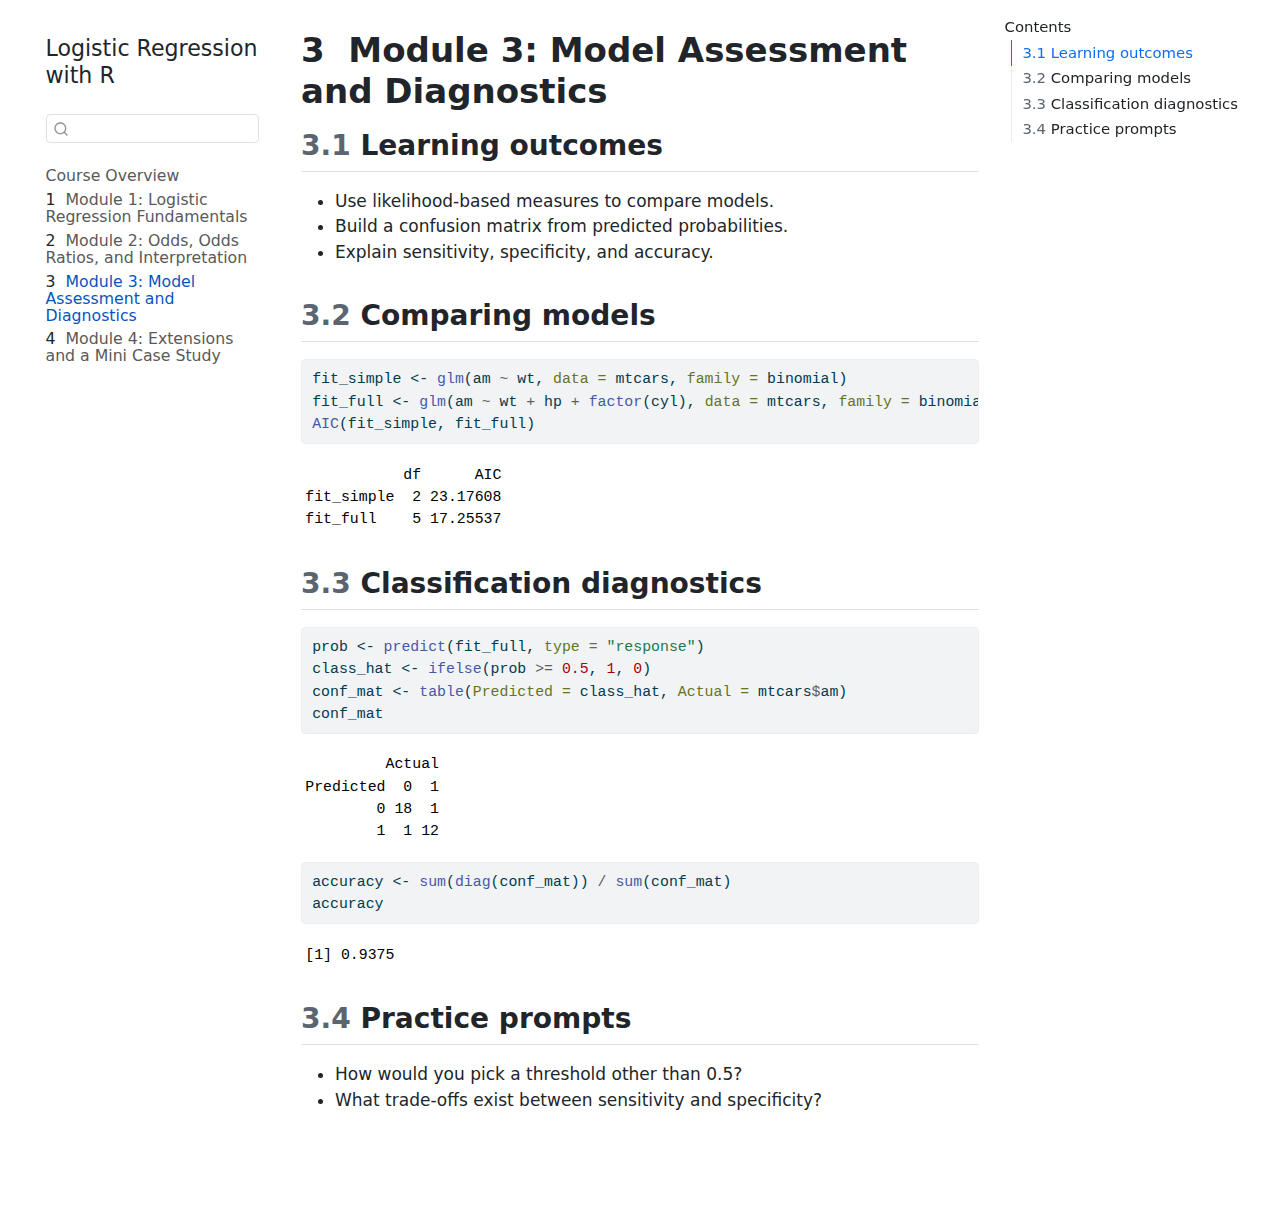
<file: docs/module03-model-assessment.html>
<!DOCTYPE html>
<html xmlns="http://www.w3.org/1999/xhtml" lang="en" xml:lang="en"><head>

<meta charset="utf-8">
<meta name="generator" content="quarto-1.8.26">

<meta name="viewport" content="width=device-width, initial-scale=1.0, user-scalable=yes">


<title>3&nbsp; Module 3: Model Assessment and Diagnostics – Logistic Regression with R</title>
<style>
code{white-space: pre-wrap;}
span.smallcaps{font-variant: small-caps;}
div.columns{display: flex; gap: min(4vw, 1.5em);}
div.column{flex: auto; overflow-x: auto;}
div.hanging-indent{margin-left: 1.5em; text-indent: -1.5em;}
ul.task-list{list-style: none;}
ul.task-list li input[type="checkbox"] {
  width: 0.8em;
  margin: 0 0.8em 0.2em -1em; /* quarto-specific, see https://github.com/quarto-dev/quarto-cli/issues/4556 */ 
  vertical-align: middle;
}
/* CSS for syntax highlighting */
html { -webkit-text-size-adjust: 100%; }
pre > code.sourceCode { white-space: pre; position: relative; }
pre > code.sourceCode > span { display: inline-block; line-height: 1.25; }
pre > code.sourceCode > span:empty { height: 1.2em; }
.sourceCode { overflow: visible; }
code.sourceCode > span { color: inherit; text-decoration: inherit; }
div.sourceCode { margin: 1em 0; }
pre.sourceCode { margin: 0; }
@media screen {
div.sourceCode { overflow: auto; }
}
@media print {
pre > code.sourceCode { white-space: pre-wrap; }
pre > code.sourceCode > span { text-indent: -5em; padding-left: 5em; }
}
pre.numberSource code
  { counter-reset: source-line 0; }
pre.numberSource code > span
  { position: relative; left: -4em; counter-increment: source-line; }
pre.numberSource code > span > a:first-child::before
  { content: counter(source-line);
    position: relative; left: -1em; text-align: right; vertical-align: baseline;
    border: none; display: inline-block;
    -webkit-touch-callout: none; -webkit-user-select: none;
    -khtml-user-select: none; -moz-user-select: none;
    -ms-user-select: none; user-select: none;
    padding: 0 4px; width: 4em;
  }
pre.numberSource { margin-left: 3em;  padding-left: 4px; }
div.sourceCode
  {   }
@media screen {
pre > code.sourceCode > span > a:first-child::before { text-decoration: underline; }
}
</style>


<script src="site_libs/quarto-nav/quarto-nav.js"></script>
<script src="site_libs/quarto-nav/headroom.min.js"></script>
<script src="site_libs/clipboard/clipboard.min.js"></script>
<script src="site_libs/quarto-search/autocomplete.umd.js"></script>
<script src="site_libs/quarto-search/fuse.min.js"></script>
<script src="site_libs/quarto-search/quarto-search.js"></script>
<meta name="quarto:offset" content="./">
<script src="site_libs/quarto-html/quarto.js" type="module"></script>
<script src="site_libs/quarto-html/tabsets/tabsets.js" type="module"></script>
<script src="site_libs/quarto-html/axe/axe-check.js" type="module"></script>
<script src="site_libs/quarto-html/popper.min.js"></script>
<script src="site_libs/quarto-html/tippy.umd.min.js"></script>
<script src="site_libs/quarto-html/anchor.min.js"></script>
<link href="site_libs/quarto-html/tippy.css" rel="stylesheet">
<link href="site_libs/quarto-html/quarto-syntax-highlighting-587c61ba64f3a5504c4d52d930310e48.css" rel="stylesheet" id="quarto-text-highlighting-styles">
<script src="site_libs/bootstrap/bootstrap.min.js"></script>
<link href="site_libs/bootstrap/bootstrap-icons.css" rel="stylesheet">
<link href="site_libs/bootstrap/bootstrap-e92ef7ca8f646017bdb218b79b4f62fc.min.css" rel="stylesheet" append-hash="true" id="quarto-bootstrap" data-mode="light">
<script src="site_libs/quarto-contrib/live-runtime/live-runtime.js" type="module"></script>
<link href="site_libs/quarto-contrib/live-runtime/live-runtime.css" rel="stylesheet">
<script id="quarto-search-options" type="application/json">{
  "location": "sidebar",
  "copy-button": false,
  "collapse-after": 3,
  "panel-placement": "start",
  "type": "textbox",
  "limit": 50,
  "keyboard-shortcut": [
    "f",
    "/",
    "s"
  ],
  "show-item-context": false,
  "language": {
    "search-no-results-text": "No results",
    "search-matching-documents-text": "matching documents",
    "search-copy-link-title": "Copy link to search",
    "search-hide-matches-text": "Hide additional matches",
    "search-more-match-text": "more match in this document",
    "search-more-matches-text": "more matches in this document",
    "search-clear-button-title": "Clear",
    "search-text-placeholder": "",
    "search-detached-cancel-button-title": "Cancel",
    "search-submit-button-title": "Submit",
    "search-label": "Search"
  }
}</script>
<script type="module" src="site_libs/quarto-ojs/quarto-ojs-runtime.js"></script>
<link href="site_libs/quarto-ojs/quarto-ojs.css" rel="stylesheet">


<link rel="stylesheet" href="include/webex.css">
<link rel="stylesheet" href="include/style.css">
</head>

<body class="nav-sidebar floating quarto-light">

<div id="quarto-search-results"></div>
  <header id="quarto-header" class="headroom fixed-top">
  <nav class="quarto-secondary-nav">
    <div class="container-fluid d-flex">
      <button type="button" class="quarto-btn-toggle btn" data-bs-toggle="collapse" role="button" data-bs-target=".quarto-sidebar-collapse-item" aria-controls="quarto-sidebar" aria-expanded="false" aria-label="Toggle sidebar navigation" onclick="if (window.quartoToggleHeadroom) { window.quartoToggleHeadroom(); }">
        <i class="bi bi-layout-text-sidebar-reverse"></i>
      </button>
        <nav class="quarto-page-breadcrumbs" aria-label="breadcrumb"><ol class="breadcrumb"><li class="breadcrumb-item"><a href="./module03-model-assessment.html"><span class="chapter-number">3</span>&nbsp; <span class="chapter-title">Module 3: Model Assessment and Diagnostics</span></a></li></ol></nav>
        <a class="flex-grow-1" role="navigation" data-bs-toggle="collapse" data-bs-target=".quarto-sidebar-collapse-item" aria-controls="quarto-sidebar" aria-expanded="false" aria-label="Toggle sidebar navigation" onclick="if (window.quartoToggleHeadroom) { window.quartoToggleHeadroom(); }">      
        </a>
      <button type="button" class="btn quarto-search-button" aria-label="Search" onclick="window.quartoOpenSearch();">
        <i class="bi bi-search"></i>
      </button>
    </div>
  </nav>
</header>
<!-- content -->
<div id="quarto-content" class="quarto-container page-columns page-rows-contents page-layout-article">
<!-- sidebar -->
  <nav id="quarto-sidebar" class="sidebar collapse collapse-horizontal quarto-sidebar-collapse-item sidebar-navigation floating overflow-auto">
    <div class="pt-lg-2 mt-2 text-left sidebar-header">
    <div class="sidebar-title mb-0 py-0">
      <a href="./">Logistic Regression with R</a> 
    </div>
      </div>
        <div class="mt-2 flex-shrink-0 align-items-center">
        <div class="sidebar-search">
        <div id="quarto-search" class="" title="Search"></div>
        </div>
        </div>
    <div class="sidebar-menu-container"> 
    <ul class="list-unstyled mt-1">
        <li class="sidebar-item">
  <div class="sidebar-item-container"> 
  <a href="./index.html" class="sidebar-item-text sidebar-link">
 <span class="menu-text">Course Overview</span></a>
  </div>
</li>
        <li class="sidebar-item">
  <div class="sidebar-item-container"> 
  <a href="./module01-logistic-fundamentals.html" class="sidebar-item-text sidebar-link">
 <span class="menu-text"><span class="chapter-number">1</span>&nbsp; <span class="chapter-title">Module 1: Logistic Regression Fundamentals</span></span></a>
  </div>
</li>
        <li class="sidebar-item">
  <div class="sidebar-item-container"> 
  <a href="./module02-odds-interpretation.html" class="sidebar-item-text sidebar-link">
 <span class="menu-text"><span class="chapter-number">2</span>&nbsp; <span class="chapter-title">Module 2: Odds, Odds Ratios, and Interpretation</span></span></a>
  </div>
</li>
        <li class="sidebar-item">
  <div class="sidebar-item-container"> 
  <a href="./module03-model-assessment.html" class="sidebar-item-text sidebar-link active">
 <span class="menu-text"><span class="chapter-number">3</span>&nbsp; <span class="chapter-title">Module 3: Model Assessment and Diagnostics</span></span></a>
  </div>
</li>
        <li class="sidebar-item">
  <div class="sidebar-item-container"> 
  <a href="./module04-extensions-case-study.html" class="sidebar-item-text sidebar-link">
 <span class="menu-text"><span class="chapter-number">4</span>&nbsp; <span class="chapter-title">Module 4: Extensions and a Mini Case Study</span></span></a>
  </div>
</li>
    </ul>
    </div>
</nav>
<div id="quarto-sidebar-glass" class="quarto-sidebar-collapse-item" data-bs-toggle="collapse" data-bs-target=".quarto-sidebar-collapse-item"></div>
<!-- margin-sidebar -->
    <div id="quarto-margin-sidebar" class="sidebar margin-sidebar">
        <nav id="TOC" role="doc-toc" class="toc-active" data-toc-expanded="3">
    <h2 id="toc-title">Contents</h2>
   
  <ul class="collapse">
  <li><a href="#learning-outcomes" id="toc-learning-outcomes" class="nav-link active" data-scroll-target="#learning-outcomes"><span class="header-section-number">3.1</span> Learning outcomes</a></li>
  <li><a href="#comparing-models" id="toc-comparing-models" class="nav-link" data-scroll-target="#comparing-models"><span class="header-section-number">3.2</span> Comparing models</a></li>
  <li><a href="#classification-diagnostics" id="toc-classification-diagnostics" class="nav-link" data-scroll-target="#classification-diagnostics"><span class="header-section-number">3.3</span> Classification diagnostics</a></li>
  <li><a href="#practice-prompts" id="toc-practice-prompts" class="nav-link" data-scroll-target="#practice-prompts"><span class="header-section-number">3.4</span> Practice prompts</a></li>
  </ul>
</nav>
    </div>
<!-- main -->
<main class="content" id="quarto-document-content">

<header id="title-block-header" class="quarto-title-block default">
<div class="quarto-title">
<h1 class="title"><span class="chapter-number">3</span>&nbsp; <span class="chapter-title">Module 3: Model Assessment and Diagnostics</span></h1>
</div>



<div class="quarto-title-meta">

    
  
    
  </div>
  


</header>


<section id="learning-outcomes" class="level2" data-number="3.1">
<h2 data-number="3.1" class="anchored" data-anchor-id="learning-outcomes"><span class="header-section-number">3.1</span> Learning outcomes</h2>
<ul>
<li>Use likelihood-based measures to compare models.</li>
<li>Build a confusion matrix from predicted probabilities.</li>
<li>Explain sensitivity, specificity, and accuracy.</li>
</ul>
</section>
<section id="comparing-models" class="level2" data-number="3.2">
<h2 data-number="3.2" class="anchored" data-anchor-id="comparing-models"><span class="header-section-number">3.2</span> Comparing models</h2>
<div class="cell">
<div class="code-copy-outer-scaffold"><div class="sourceCode cell-code" id="cb1"><pre class="sourceCode r code-with-copy"><code class="sourceCode r"><span id="cb1-1"><a href="#cb1-1" aria-hidden="true" tabindex="-1"></a>fit_simple <span class="ot">&lt;-</span> <span class="fu">glm</span>(am <span class="sc">~</span> wt, <span class="at">data =</span> mtcars, <span class="at">family =</span> binomial)</span>
<span id="cb1-2"><a href="#cb1-2" aria-hidden="true" tabindex="-1"></a>fit_full <span class="ot">&lt;-</span> <span class="fu">glm</span>(am <span class="sc">~</span> wt <span class="sc">+</span> hp <span class="sc">+</span> <span class="fu">factor</span>(cyl), <span class="at">data =</span> mtcars, <span class="at">family =</span> binomial)</span>
<span id="cb1-3"><a href="#cb1-3" aria-hidden="true" tabindex="-1"></a><span class="fu">AIC</span>(fit_simple, fit_full)</span></code></pre></div><button title="Copy to Clipboard" class="code-copy-button"><i class="bi"></i></button></div>
<div class="cell-output cell-output-stdout">
<pre><code>           df      AIC
fit_simple  2 23.17608
fit_full    5 17.25537</code></pre>
</div>
</div>
</section>
<section id="classification-diagnostics" class="level2" data-number="3.3">
<h2 data-number="3.3" class="anchored" data-anchor-id="classification-diagnostics"><span class="header-section-number">3.3</span> Classification diagnostics</h2>
<div class="cell">
<div class="code-copy-outer-scaffold"><div class="sourceCode cell-code" id="cb3"><pre class="sourceCode r code-with-copy"><code class="sourceCode r"><span id="cb3-1"><a href="#cb3-1" aria-hidden="true" tabindex="-1"></a>prob <span class="ot">&lt;-</span> <span class="fu">predict</span>(fit_full, <span class="at">type =</span> <span class="st">"response"</span>)</span>
<span id="cb3-2"><a href="#cb3-2" aria-hidden="true" tabindex="-1"></a>class_hat <span class="ot">&lt;-</span> <span class="fu">ifelse</span>(prob <span class="sc">&gt;=</span> <span class="fl">0.5</span>, <span class="dv">1</span>, <span class="dv">0</span>)</span>
<span id="cb3-3"><a href="#cb3-3" aria-hidden="true" tabindex="-1"></a>conf_mat <span class="ot">&lt;-</span> <span class="fu">table</span>(<span class="at">Predicted =</span> class_hat, <span class="at">Actual =</span> mtcars<span class="sc">$</span>am)</span>
<span id="cb3-4"><a href="#cb3-4" aria-hidden="true" tabindex="-1"></a>conf_mat</span></code></pre></div><button title="Copy to Clipboard" class="code-copy-button"><i class="bi"></i></button></div>
<div class="cell-output cell-output-stdout">
<pre><code>         Actual
Predicted  0  1
        0 18  1
        1  1 12</code></pre>
</div>
<div class="code-copy-outer-scaffold"><div class="sourceCode cell-code" id="cb5"><pre class="sourceCode r code-with-copy"><code class="sourceCode r"><span id="cb5-1"><a href="#cb5-1" aria-hidden="true" tabindex="-1"></a>accuracy <span class="ot">&lt;-</span> <span class="fu">sum</span>(<span class="fu">diag</span>(conf_mat)) <span class="sc">/</span> <span class="fu">sum</span>(conf_mat)</span>
<span id="cb5-2"><a href="#cb5-2" aria-hidden="true" tabindex="-1"></a>accuracy</span></code></pre></div><button title="Copy to Clipboard" class="code-copy-button"><i class="bi"></i></button></div>
<div class="cell-output cell-output-stdout">
<pre><code>[1] 0.9375</code></pre>
</div>
</div>
</section>
<section id="practice-prompts" class="level2" data-number="3.4">
<h2 data-number="3.4" class="anchored" data-anchor-id="practice-prompts"><span class="header-section-number">3.4</span> Practice prompts</h2>
<ul>
<li>How would you pick a threshold other than 0.5?</li>
<li>What trade-offs exist between sensitivity and specificity?</li>
</ul>


<script type="ojs-module-contents">
eyJjb250ZW50cyI6W119
</script>
<div id="exercise-loading-indicator" class="exercise-loading-indicator d-none d-flex align-items-center gap-2">
<div id="exercise-loading-status" class="d-flex gap-2">

</div>
<div class="spinner-grow spinner-grow-sm">

</div>
</div>
<script type="vfs-file">
W10=
</script>
</section>

</main> <!-- /main -->
<script>

/* definition of content for the buttons */
const webex_buttons = {check_hidden:          "<b>&check;</b>",
                       check_hidden_alt:      "Check answer",
                       check_shown:           "<b>&lsh;</b>",
                       check_shown_alt:       "Hide check",
                       check_of_total:        "/",
                       solution:              "<b>&quest;</b>",
                       solution_alt:          "Correct solution",
                       question_next:         "<b>&#8634;</b>",
                       question_next_alt:     "Next question",
                       question_previous:     "",
                       question_previous_alt: ""}


/* update total correct if #webex-total_correct exists */
update_total_correct = function() {
  console.log("webex: update total_correct");

  document.querySelectorAll(".webex-total_correct").forEach(total => {
    p = total.closest(".webex-box");
    var correct = p.getElementsByClassName("webex-correct").length;
    var solvemes = p.getElementsByClassName("webex-solveme").length;
    var radiogroups = p.getElementsByClassName("webex-radiogroup").length;
    var selects = p.getElementsByClassName("webex-select").length;
    /* no specific class on input node, thus searching via query selector */
    var checkboxgroups = p.querySelectorAll("div[class=webex-checkboxgroup] input[type=checkbox]").length

    /* show number of correct / total number of answers */
    total.innerHTML = correct + "&nbsp;" + webex_buttons.check_of_total + "&nbsp;" + (solvemes + radiogroups + checkboxgroups + selects);
  });
}

/* check answers */
check_func = function() {
  console.log("webex: check answer");

  //var cl = elem.parentElement.classList;
  var cl = this.closest(".webex-box").classList;
  if (cl.contains("unchecked")) {
    cl.remove("unchecked");
    this.innerHTML = webex_buttons.check_shown; //"Hide check";
    if (webex_buttons.check_shown_alt.length > 0) this.setAttribute("title", webex_buttons.check_shown_alt);
  } else {
    cl.add("unchecked");
    this.innerHTML = webex_buttons.check_hidden; //"Check answer";
    if (webex_buttons.check_hidden_alt.length > 0) this.setAttribute("title", webex_buttons.check_hidden_alt);
  }
}

/* helper functions for checking the webex ID */
const id_checker = {"fmt": new RegExp("[g-zG-Z]"),
                    "load": function(e) { return e.getAttribute("id").match("(?<=(-)).*$")[0]; },
                    "eval": new TextEncoder(),
                    "dval": new TextDecoder()}

/* Show/hide correct solution */
solution_func = function() {
  console.log("webex: show/hide solution");

  var div = this.closest(".webex-question").querySelector(".webex-solution");
  var cl = div.classList;

  if (cl.contains("visible")) {
    cl.remove("visible");
  } else {
    cl.add("visible");
  }
}

/* function to check if the real answer is numeric */
convert_to_numeric = function(x) {
  if (typeof x == "string") {
    /* do nothing */
  } else if (x.length == 1) {
    /* take first element */
    x = x[0]
  } else {
    return NaN;
  }

  /* remove spaces for easier parsing */
  x = x.replace(/\s/g, "");

  /* Define patterns for different formats, note that spaces have been removed above */
  const patterns = [
    {regex: /^[+-]?\d+(\.\d{3})*,\d+$/, decimal: ",", thousand: "." },  // Format: "1.100.100.100,3"
    {regex: /^[+-]?\d+(,\d{3})*\.\d+$/, decimal: ".", thousand: "," },  // Format: "1,100,100,100.3"
    {regex: /^[+-]?\d+(\.|\.\d+)?$/, decimal: "." },                    // Format: "1100100100.5" or "1100100100."
    {regex: /^[+-]?\d+(,|,\d+)$/, decimal: "," }                        // Format: "1100100100,5" or "1100100100,"
  ];


  /* testing all regular expressions, convert to float if possible */
  for (const { regex, decimal, thousand } of patterns) {
    if (regex.test(x)) {
      let numeric = x;
      if (thousand) numeric = numeric.replace(new RegExp(`\\${thousand}`, "g"), "");
      numeric = numeric.replace(decimal, ".");
      return parseFloat(numeric);
    }
  }

  /* input of length 1 but none of the known formats, return NaN */
  return NaN;
}

/* Checking webex ID, returns formalsol */
check_id = function(e) {
  /* loading webex ID */
  var id = id_checker["load"](e);

  /* extracting answer */
  let answer = e.dataset.answer;

  /* checking unique id, prepare and return array */
  if (!id_checker["fmt"].test(id)) {
    const a = id_checker["eval"].encode(atob(answer));
    const b = id_checker["eval"].encode(id);
    const res = a.map((byte, index) => byte^b[index % b.length]);
    answer = id_checker["dval"].decode(res);
    /* Replacing &amp; with ' before parsing */
    answer = answer.replaceAll("&apos;", "'");
  }

  return JSON.parse(answer);
}

/* function for checking solveme answers */
solveme_func = function(e) {
  /* avoid that keyup and keychange twice execute this function within nms = 10
   * ms, clearing inputTimer and add timeout */
  console.log("webex: check solveme");

  /* float, precision for checking numeric answers */
  const eps = 0.00000000000001;

  /* get last checked user answer */
  const question = this.closest(".webex-question")

  /* extracting classes */
  var cl = this.classList;
  var my_answer = this.value;

  /* extracting classes */
  var cl = this.classList;

  /* empty answer? Job done */
  if (my_answer == "") {
    cl.remove("webex-correct");
    cl.remove("webex-incorrect");
    return false;
  }

  /* Find closest (parent) webex-question */
  let formalsols = check_id(this)

  /* by default we assume the users' answer is incorrect */
  var user_answer_correct = false;

  /* check if the correct answer is numeric, i.e. if 
   * formalsols is of length 1 containing one single numeric
   * value in a known format, else, NaN is returned */
  const num_formalsol = convert_to_numeric(formalsols);
  const num_my_answer = convert_to_numeric(my_answer);

  /* if the correct answer is numeric (float), the user's answer
   * must also be numeric. If not, it is wrong. Else we can
   * compare floating point numbers */
  if (!isNaN(num_formalsol) && !isNaN(num_my_answer)) {
    /* check if the real answer and the user input are numerically the same;
     * adding 'delta' to avoid precision issues */
    var diff = Math.abs(num_formalsol - num_my_answer);
    if (diff < parseFloat(this.dataset.tol) + eps) { user_answer_correct = true; }

  /* if the question contains regex, a regular expression is used
   * to evaluate the users answer. Allows for multiple regular expressions */
  } else if (cl.contains("regex")) {
    for (let i = 0; i < formalsols.length; i++) {
        let regex = new RegExp(formalsols[i], cl.contains("ignorecase") ? "i" : "");
        if (regex.test(my_answer)) { user_answer_correct = true; break; }
    }

  /* else we evaluate on 'string level', considering the creators preferences
   * regarding set options */
  } else {
    /* modify/prepare answer */
    if (cl.contains("ignorecase")) { my_answer = my_answer.toLowerCase(); }
    if (cl.contains("nospaces"))   { my_answer = my_answer.replace(/ /g, ""); }

    /* if the real answer includes user input - correct */
    if (formalsols.includes(my_answer)) {
      user_answer_correct = true;
  
      // added regex bit
      if (cl.contains("regex")) {
        answer_regex = RegExp(formalsols.join("|"))
        if (answer_regex.test(my_answer)) {
          cl.add("webex-correct");
        }
      }
    }
  }

  if (user_answer_correct) {
      cl.add("webex-correct");
      cl.remove("webex-incorrect");
  } else {
      cl.add("webex-incorrect");
      cl.remove("webex-correct");
  }

  update_total_correct();

}

/* function for checking select answers */
select_func = function(e) {
  console.log("webex: check select");

  var options   = [];
  Array.from(this.querySelectorAll("option")).forEach((option, index) => {
    if (!option.hasAttribute("value") || !option.getAttribute("value") === "blank") {
      options.push(option);
    }
  });

  /* get selected option */
  function get_selected(options) { return options.findIndex(option => option.selected); }
  var option_index = get_selected(options)

  /* loading webex ID */
  var formalsol = check_id(this)

  /* add class for current selection */
  this.classList.remove("webex-incorrect");
  this.classList.remove("webex-correct");
  if (option_index >= 0) {
    this.classList.add(formalsol[option_index] === 1 ? "webex-correct" : "webex-incorrect");
  }

  update_total_correct();
}

/* function for checking radiogroups answers */
radiogroups_func = function(e) {
  console.log("webex: check radiogroups");

  /* get real answer (binary integer array) */
  var id = e.target.getAttribute("name");
  var group = document.querySelector(".webex-radiogroup[id='webex-" + id + "']");
  var formalsol = check_id(group)

  /* check which radiobuttion is selected (user answer) */
  function get_checked(radios) {
    return radios.findIndex(radios => radios.checked);
  }
  var radios = Array.from(group.querySelectorAll("input[type='radio']"))
  var radio_index = get_checked(radios);

  /* remove existing classes */
  radios.forEach(radio => {
    let cl = radio.closest("label").classList
    cl.remove("webex-incorrect");
    cl.remove("webex-correct");
  });

  /* add class for current selection */
  let cl = radios[radio_index].closest("label").classList
  if (formalsol[radio_index] === 1) {
      cl.add("webex-correct");
  } else {
      cl.add("webex-incorrect");
  }

  update_total_correct();
}


/* function for checking checkboxgroups answers */
checkboxgroups_func = function(e) {
  console.log("webex: check checkboxgroups");

  /* get real answer (binary integer array) */
  var group = document.querySelector(".webex-checkboxgroup[id='" + this.id + "']");
  var formalsol = check_id(group);

  /* check which checkbox is checked (user answer) */
  function get_checked(group) {
      const checkboxes = Array.from(group.querySelectorAll("input[type='checkbox']"));
      return checkboxes.reduce((indices, checkbox, index) => {
          if (checkbox.checked) indices.push(index);
          return indices;
      }, []);
  }
  var checks = Array.from(group.querySelectorAll("input[type='checkbox']"));
  var check_index = get_checked(group);

  checks.forEach((e, index) => {
    var label = e.parentNode;
    var ans = formalsol[index];
    if ((e.checked && ans === 1) || (!e.checked && ans === 0)) {
        label.setAttribute("class", "webex-correct")
    } else {
        label.setAttribute("class", "webex-incorrect")
    }
  });

  update_total_correct();
}

/* shuffling array (thanks to stack overflow)
 * If argument x is an integer we create an integer sequence
 * from 0, 1, ..., (x - 1) and return a shuffled version. If
 * the input is an array, we simply shuffle it */
shuffle_array = function(x) {
   if (Number.isInteger(x) && !isNaN(x)) {
     x = Array.from({length: x}, (v, i) => i);
   }
   let shuffled = x.map(value => ({ value, sort: Math.random() }))
        .sort((a, b) => a.sort - b.sort).map(({ value }) => value)
   return shuffled;
}

/* ---------------------------------------------------------
 * ---------------------------------------------------------
 * --------------------------------------------------------- */
window.onload = function() {
  //console.log("webex: onload");

  /* setting up buttons and actions to show/hide answers */
  document.querySelectorAll(".webex-check").forEach(section => {
    section.classList.add("unchecked");

    /* ul to take up the list items with buttons */
    let button_ul = document.createElement("ul");
    button_ul.setAttribute("class", "webex-button-list");
    section.appendChild(button_ul);

    /* button to _check_ if answers given are correct */
    let li_check = document.createElement("li");
    button_ul.appendChild(li_check); /* add list item to ul */
    let btn_check = document.createElement("button");
    btn_check.innerHTML = webex_buttons.check_hidden;  // "Check answer";
    btn_check.setAttribute("class", "webex-button webex-button-check");
    if (webex_buttons.check_hidden_alt.length > 0) btn_check.setAttribute("title", webex_buttons.check_hidden_alt);
    btn_check.onclick = check_func;
    li_check.appendChild(btn_check);

    /* span to show current number of points (when _check_ active) */
    let spn = document.createElement("span");
    spn.classList.add("webex-total_correct");
    li_check.appendChild(spn);

    /* button to show the _solution_ if there is one */
    var has_solution = section.parentNode.querySelectorAll(".webex-solution").length > 0;
    if (has_solution) {
      let li_solution = document.createElement("li");
      button_ul.appendChild(li_solution); /* add list item to ul */
      let btn_solution = document.createElement("button");
      btn_solution.innerHTML = webex_buttons.solution; // "Correct answer";
      btn_solution.setAttribute("class", "webex-button webex-button-solution");
      if (webex_buttons.solution_alt.length > 0) btn_solution.setAttribute("title", webex_buttons.solution_alt);
      btn_solution.onclick = solution_func;
      li_solution.appendChild(btn_solution);
    }

  });

  /* set up webex-solveme inputs */
  document.querySelectorAll(".webex-solveme").forEach(solveme => {
    solveme.setAttribute("autocomplete","off");
    solveme.setAttribute("autocorrect", "off");
    solveme.setAttribute("autocapitalize", "off");
    solveme.setAttribute("spellcheck", "false");
    solveme.value = "";

    /* adjust answer for 'no spaces' (ignore spaces) */
    if (solveme.classList.contains("nospaces")) {
      solveme.dataset.answer = solveme.dataset.answer.replace(/ /g, "");
    }

    /* attach checking function, triggered on key up, change, and when
     * elemnt is out of focus. Only evaluated once by tracking changes
     * via variable solveme_last_user_answer */
    solveme.addEventListener("keyup",  solveme_func);
    solveme.addEventListener("change", solveme_func);
    solveme.addEventListener("blur",   solveme_func);

    /* adding span to show correct/incorrect icon */
    solveme.insertAdjacentHTML("afterend", " <span class='webex-icon'></span>")
  });

  /* set up radiogroups (single choice questions with display = "buttons") */
  document.querySelectorAll(".webex-radiogroup").forEach(radiogroup => {
    radiogroup.onchange = radiogroups_func;
  });

  /* set up checkboxgroups (multiple choice questions with display = "buttons") */
  document.querySelectorAll(".webex-checkboxgroup").forEach(checkboxgroup => {
    checkboxgroup.onchange = checkboxgroups_func;
  });

  /* set up selects (dropdown menus) */
  document.querySelectorAll(".webex-select").forEach(select => {
    select.onchange = select_func;
    /* append webex-icon for correct/incorrect icons */
    var elem = document.createElement("span")
    elem.classList.add("webex-icon")
    select.parentNode.appendChild(elem)
  });

  /* change to next/previous question if multiple are available */
  function handleQuestionClick(group, questions, step) {
    return async function() {
      /* get question order as integer vector */
      let questionOrder = group.dataset.questionOrder.split(",").map(str => parseInt(str));

      /* current question/position */
      let currentPosition = parseInt(group.dataset.currentPosition);

      /* Hide the current question */
      questions.forEach(question => { question.classList.remove("active"); });

      /* Move to the next question index */
      currentPosition = (currentPosition + step) % questionOrder.length;
      if (currentPosition < 0) currentPosition = currentPosition + questionOrder.length

      /* Display the new question */
      questions[questionOrder[currentPosition]].classList.add("active");

      // Update the currentPosition data attribute on the group div
      group.dataset.currentPosition = currentPosition;
    };
  }

  document.querySelectorAll(".webex-group").forEach(group => {
    const questions = Array.from(group.querySelectorAll(".webex-question"));

    /* Create vector with question order. If the webex-group does
     * not have class '.noshuffle' we will randomly shuffle the order */
    let questionOrder = Array.from({length: questions.length}, (v, i) => i);
    if (!group.classList.contains("noshuffle")) {
      questionOrder = shuffle_array(questionOrder);
    }

    /* take start position (if set) or start at 0 */
    const currentPosition = parseInt(group.getAttribute("data-start-position")) || 0;

    /* show the default question for each group */
    questions[questionOrder[currentPosition]].classList.add("active");

    /* store random order of questions as well as current position */
    group.dataset.questionOrder   = questionOrder;
    group.dataset.currentPosition = currentPosition;

    /* find all webex-questions, search for .webex-button-list and
     * populate the list with necessary <li><button>...</button></li> elements */
    questions.forEach(question => {
        let button_ul = question.querySelector("ul.webex-button-list");

        let li_next = document.createElement("li");
        let nextButton = document.createElement("button");
        nextButton.setAttribute("class", "webex-button webex-button-next");
        if (webex_buttons.question_next_alt.length > 0) nextButton.setAttribute("title", webex_buttons.question_next_alt);
        nextButton.innerHTML = webex_buttons.question_next; // "Next question";
        nextButton.addEventListener("click", handleQuestionClick(group, questions, 1));
        li_next.appendChild(nextButton);

        let li_previous = document.createElement("li");
        let previousButton = document.createElement("button");
        previousButton.setAttribute("class", "webex-button webex-button-previous");
        if (webex_buttons.question_previous_alt.length > 0) previousButton.setAttribute("title", webex_buttons.question_previous_alt);
        previousButton.innerHTML = webex_buttons.question_previous; // "Previous question";
        previousButton.addEventListener("click", handleQuestionClick(group, questions, -1));
        li_previous.appendChild(previousButton);

        if (webex_buttons.question_previous.length > 0) button_ul.appendChild(li_previous);
        if (webex_buttons.question_next.length > 0) button_ul.appendChild(li_next);
    });
  });

  /* Development options */
  document.querySelectorAll(".webex-question.check").forEach(question => {
      question.querySelector(".webex-button-check").click()
  });
  document.querySelectorAll(".webex-question.solution").forEach(question => {
      let btn = question.querySelector(".webex-button-solution");
      if (btn !== null) { btn.click(); }
  });

  /* Pre-filling <input> fields */
  document.querySelectorAll(".webex-question.prefill").forEach(question => {
      question.querySelectorAll("input.webex-solveme").forEach(solveme => {
          let x = JSON.parse(solveme.dataset.answer);
          solveme.value = x[0];
          /* Trigger the on change event */
          solveme.dispatchEvent(new Event("change"));
      });

      /* Pre-filling radiogroups, that is for schoice questions */
      question.querySelectorAll(".webex-radiogroup").forEach(radiogroup => {
          let x = JSON.parse(radiogroup.dataset.answer);
          let idx = x.indexOf(1);
          let radios = radiogroup.querySelectorAll('input[type="radio"]');
          radios[idx].checked = true;
          /* Trigger the on change event */
          radios[idx].dispatchEvent(new Event("change", { bubbles: true }));
      });

      /* Pre-filling checkboxgroups, that is for schoice questions w/ dropdown menus */
      question.querySelectorAll(".webex-select").forEach(dropdown => {
          let x = JSON.parse(dropdown.dataset.answer);
          let idx = x.indexOf(1) + 1; /* +1 to skip the first blank option */
          let options = dropdown.querySelectorAll("option");
          options[idx].selected = true;
          /* Trigger the on change event */
          options[idx].dispatchEvent(new Event("change", { bubbles: true }));
      });

      /* Pre-filling checkboxgroups, that is for mchoice questions */
      question.querySelectorAll(".webex-checkboxgroup").forEach(radiogroup => {
          let x = JSON.parse(radiogroup.dataset.answer);
          let checkboxes = radiogroup.querySelectorAll('input[type="checkbox"]');
          for (let i = 0; i < checkboxes.length; i++) {
              checkboxes[i].checked = x[i];
          }
          /* Trigger the on change event */
          checkboxes[0].dispatchEvent(new Event("change", { bubbles: true }));
      });
  });

  /* Show set tolerance (devel option) */
  function calc_width(x, txt, offset = 20) {
      /* We do the following:
       * Create a new span, insert the value we need in the .tolerance
       * input node, and calculate its offsetWidth. Then remove it
       * again; this is just used to calculate the required width. */
      var cwtmp = document.createElement("span");
      x.appendChild(cwtmp);
      cwtmp.innerHTML = txt || "";
      var w = parseInt(cwtmp.getBoundingClientRect().width) + offset;
      cwtmp.remove();
      return w;
  }

  /* If tolerance should be shown (devel option) we calculate:
   * - the width required to properly display the solution
   * - the width required to properly display the tolerance
   * - add a new element to display the tolerance
   * - reduce the width of the solution input box. */
  document.querySelectorAll(".webex-question.tolerance").forEach(question => {
      question.querySelectorAll("input[data-tol]").forEach(elem => {
          var w = null;

          /* Add new element showing the tolerance */
          let tol = document.createElement("input");
          tol.type = "text"; // <inpyt type="text">
          tol.disabled = true; // Disable input element
          tol.classList.add("tolerance"); // Appending class
          tol.value = "Â± " + elem.getAttribute("data-tol");

          /* Add new node */
          elem.parentNode.insertBefore(tol, elem)

          var body     = document.querySelector("body");
          //tol.value = "Â± " + "0.0000007";
          //tol.value = "Â± " + "0.07";
          w    = calc_width(body, tol.value);
          wold = parseInt(elem.getBoundingClientRect().width);
          wmin = calc_width(body, elem.value);

          /* Calculate required width of the 'tolerance' node, and the
           * reduction of the original 'input' node */
          let wnew = Math.max(wmin, wold - w);
          tol.style.width  = w + "px";
          elem.style.width = wnew + "px";
      });
  });

  update_total_correct();
}

</script>

<script>
if (window.location.href.includes('displayall')) {
  document.body.id = 'displayall';
} else {
  document.body.id = 'progressive';
}
</script>
<script>
(function () {
  function markComplete(exId) {
    document.querySelectorAll('.cell.wait[data-check="true"][data-exercise="' + exId + '"]').forEach(function (el) {
      el.setAttribute('data-complete', 'true');
    });
  }

  function handleGradeNode(node) {
    if (!(node instanceof Element)) return;
    if (node.classList.contains('exercise-grade') && node.classList.contains('alert-success')) {
      var host = node.closest('[data-exercise]');
      var exId = host && host.getAttribute('data-exercise');
      if (exId) markComplete(exId);
    } else if (node.querySelectorAll) {
      node.querySelectorAll('.exercise-grade.alert-success').forEach(function (child) {
        var host = child.closest('[data-exercise]');
        var exId = host && host.getAttribute('data-exercise');
        if (exId) markComplete(exId);
      });
    }
  }

  function scanExisting() {
    document.querySelectorAll('.exercise-grade.alert-success').forEach(handleGradeNode);
  }

  document.addEventListener('DOMContentLoaded', function () {
    // Initial pass for any pre-rendered success states
    scanExisting();
    // Observe dynamically added grade alerts
    var mo = new MutationObserver(function (mutations) {
      mutations.forEach(function (m) {
        m.addedNodes && m.addedNodes.forEach(handleGradeNode);
      });
    });
    mo.observe(document.body, { childList: true, subtree: true });
  });
})();
</script>

<script>
(function () {
  const STORAGE_KEY = 'exercise-skip:v1';

  function loadState() {
    try { return JSON.parse(localStorage.getItem(STORAGE_KEY) || '{}'); }
    catch { return {}; }
  }

  function saveState(state) {
    localStorage.setItem(STORAGE_KEY, JSON.stringify(state));
  }

  function pageKeyPrefix() {
    return location.pathname + '::';
  }

  function isSkipped(state, exId) {
    return !!state[pageKeyPrefix() + exId];
  }

  function setSkipped(state, exId, skipped) {
    const key = pageKeyPrefix() + exId;
    if (skipped) state[key] = true; else delete state[key];
    saveState(state);
  }

  function applySkipAttr(el, skipped) {
    if (skipped) {
      el.setAttribute('data-skip', 'true');
      el.setAttribute('data-complete', 'true');
    } else {
      el.removeAttribute('data-skip');
      // Only remove data-complete if this cell wasn't actually completed
      // by grading (has a success alert). If it was graded, leave complete.
      const graded = !!el.querySelector('.exercise-grade.alert-success');
      if (!graded) el.removeAttribute('data-complete');
    }
  }

  function buildButton(el, state, exId) {
    const btn = document.createElement('button');
    btn.type = 'button';
    btn.className = 'btn btn-sm btn-outline-secondary skip-exercise-btn';
    const skipped = isSkipped(state, exId);
    btn.textContent = skipped ? 'Undo skip' : 'Skip exercise';
    btn.setAttribute('aria-pressed', skipped ? 'true' : 'false');
    btn.style.margin = '0.5rem 0';

    btn.addEventListener('click', function () {
      const nowSkipped = btn.getAttribute('aria-pressed') !== 'true';
      applySkipAttr(el, nowSkipped);
      setSkipped(state, exId, nowSkipped);
      btn.textContent = nowSkipped ? 'Undo skip' : 'Skip exercise';
      btn.setAttribute('aria-pressed', nowSkipped ? 'true' : 'false');
    });
    return btn;
  }

  document.addEventListener('DOMContentLoaded', function () {
    const state = loadState();
    document.querySelectorAll('.cell.wait[data-check="true"]').forEach(function (cell) {
      const exId = cell.getAttribute('data-exercise');
      if (!exId) return;

      // Reapply stored skip state
      applySkipAttr(cell, isSkipped(state, exId));

      // Insert the button just before the exercise cell
      const btn = buildButton(cell, state, exId);
      const parent = cell.parentElement || cell;
      parent.insertBefore(btn, cell);
    });
  });
})();
</script>

<script type="ojs-module-contents">
eyJjb250ZW50cyI6W119
</script>
<script type="module">
if (window.location.protocol === "file:") { alert("The OJS runtime does not work with file:// URLs. Please use a web server to view this document."); }
window._ojs.paths.runtimeToDoc = "../..";
window._ojs.paths.runtimeToRoot = "../..";
window._ojs.paths.docToRoot = "";
window._ojs.selfContained = false;
window._ojs.runtime.interpretFromScriptTags();
</script>
<script id="quarto-html-after-body" type="application/javascript">
  window.document.addEventListener("DOMContentLoaded", function (event) {
    const icon = "";
    const anchorJS = new window.AnchorJS();
    anchorJS.options = {
      placement: 'right',
      icon: icon
    };
    anchorJS.add('.anchored');
    const isCodeAnnotation = (el) => {
      for (const clz of el.classList) {
        if (clz.startsWith('code-annotation-')) {                     
          return true;
        }
      }
      return false;
    }
    const onCopySuccess = function(e) {
      // button target
      const button = e.trigger;
      // don't keep focus
      button.blur();
      // flash "checked"
      button.classList.add('code-copy-button-checked');
      var currentTitle = button.getAttribute("title");
      button.setAttribute("title", "Copied!");
      let tooltip;
      if (window.bootstrap) {
        button.setAttribute("data-bs-toggle", "tooltip");
        button.setAttribute("data-bs-placement", "left");
        button.setAttribute("data-bs-title", "Copied!");
        tooltip = new bootstrap.Tooltip(button, 
          { trigger: "manual", 
            customClass: "code-copy-button-tooltip",
            offset: [0, -8]});
        tooltip.show();    
      }
      setTimeout(function() {
        if (tooltip) {
          tooltip.hide();
          button.removeAttribute("data-bs-title");
          button.removeAttribute("data-bs-toggle");
          button.removeAttribute("data-bs-placement");
        }
        button.setAttribute("title", currentTitle);
        button.classList.remove('code-copy-button-checked');
      }, 1000);
      // clear code selection
      e.clearSelection();
    }
    const getTextToCopy = function(trigger) {
      const outerScaffold = trigger.parentElement.cloneNode(true);
      const codeEl = outerScaffold.querySelector('code');
      for (const childEl of codeEl.children) {
        if (isCodeAnnotation(childEl)) {
          childEl.remove();
        }
      }
      return codeEl.innerText;
    }
    const clipboard = new window.ClipboardJS('.code-copy-button:not([data-in-quarto-modal])', {
      text: getTextToCopy
    });
    clipboard.on('success', onCopySuccess);
    if (window.document.getElementById('quarto-embedded-source-code-modal')) {
      const clipboardModal = new window.ClipboardJS('.code-copy-button[data-in-quarto-modal]', {
        text: getTextToCopy,
        container: window.document.getElementById('quarto-embedded-source-code-modal')
      });
      clipboardModal.on('success', onCopySuccess);
    }
      var localhostRegex = new RegExp(/^(?:http|https):\/\/localhost\:?[0-9]*\//);
      var mailtoRegex = new RegExp(/^mailto:/);
        var filterRegex = new RegExp('/' + window.location.host + '/');
      var isInternal = (href) => {
          return filterRegex.test(href) || localhostRegex.test(href) || mailtoRegex.test(href);
      }
      // Inspect non-navigation links and adorn them if external
     var links = window.document.querySelectorAll('a[href]:not(.nav-link):not(.navbar-brand):not(.toc-action):not(.sidebar-link):not(.sidebar-item-toggle):not(.pagination-link):not(.no-external):not([aria-hidden]):not(.dropdown-item):not(.quarto-navigation-tool):not(.about-link)');
      for (var i=0; i<links.length; i++) {
        const link = links[i];
        if (!isInternal(link.href)) {
          // undo the damage that might have been done by quarto-nav.js in the case of
          // links that we want to consider external
          if (link.dataset.originalHref !== undefined) {
            link.href = link.dataset.originalHref;
          }
        }
      }
    function tippyHover(el, contentFn, onTriggerFn, onUntriggerFn) {
      const config = {
        allowHTML: true,
        maxWidth: 500,
        delay: 100,
        arrow: false,
        appendTo: function(el) {
            return el.parentElement;
        },
        interactive: true,
        interactiveBorder: 10,
        theme: 'quarto',
        placement: 'bottom-start',
      };
      if (contentFn) {
        config.content = contentFn;
      }
      if (onTriggerFn) {
        config.onTrigger = onTriggerFn;
      }
      if (onUntriggerFn) {
        config.onUntrigger = onUntriggerFn;
      }
      window.tippy(el, config); 
    }
    const noterefs = window.document.querySelectorAll('a[role="doc-noteref"]');
    for (var i=0; i<noterefs.length; i++) {
      const ref = noterefs[i];
      tippyHover(ref, function() {
        // use id or data attribute instead here
        let href = ref.getAttribute('data-footnote-href') || ref.getAttribute('href');
        try { href = new URL(href).hash; } catch {}
        const id = href.replace(/^#\/?/, "");
        const note = window.document.getElementById(id);
        if (note) {
          return note.innerHTML;
        } else {
          return "";
        }
      });
    }
    const xrefs = window.document.querySelectorAll('a.quarto-xref');
    const processXRef = (id, note) => {
      // Strip column container classes
      const stripColumnClz = (el) => {
        el.classList.remove("page-full", "page-columns");
        if (el.children) {
          for (const child of el.children) {
            stripColumnClz(child);
          }
        }
      }
      stripColumnClz(note)
      if (id === null || id.startsWith('sec-')) {
        // Special case sections, only their first couple elements
        const container = document.createElement("div");
        if (note.children && note.children.length > 2) {
          container.appendChild(note.children[0].cloneNode(true));
          for (let i = 1; i < note.children.length; i++) {
            const child = note.children[i];
            if (child.tagName === "P" && child.innerText === "") {
              continue;
            } else {
              container.appendChild(child.cloneNode(true));
              break;
            }
          }
          if (window.Quarto?.typesetMath) {
            window.Quarto.typesetMath(container);
          }
          return container.innerHTML
        } else {
          if (window.Quarto?.typesetMath) {
            window.Quarto.typesetMath(note);
          }
          return note.innerHTML;
        }
      } else {
        // Remove any anchor links if they are present
        const anchorLink = note.querySelector('a.anchorjs-link');
        if (anchorLink) {
          anchorLink.remove();
        }
        if (window.Quarto?.typesetMath) {
          window.Quarto.typesetMath(note);
        }
        if (note.classList.contains("callout")) {
          return note.outerHTML;
        } else {
          return note.innerHTML;
        }
      }
    }
    for (var i=0; i<xrefs.length; i++) {
      const xref = xrefs[i];
      tippyHover(xref, undefined, function(instance) {
        instance.disable();
        let url = xref.getAttribute('href');
        let hash = undefined; 
        if (url.startsWith('#')) {
          hash = url;
        } else {
          try { hash = new URL(url).hash; } catch {}
        }
        if (hash) {
          const id = hash.replace(/^#\/?/, "");
          const note = window.document.getElementById(id);
          if (note !== null) {
            try {
              const html = processXRef(id, note.cloneNode(true));
              instance.setContent(html);
            } finally {
              instance.enable();
              instance.show();
            }
          } else {
            // See if we can fetch this
            fetch(url.split('#')[0])
            .then(res => res.text())
            .then(html => {
              const parser = new DOMParser();
              const htmlDoc = parser.parseFromString(html, "text/html");
              const note = htmlDoc.getElementById(id);
              if (note !== null) {
                const html = processXRef(id, note);
                instance.setContent(html);
              } 
            }).finally(() => {
              instance.enable();
              instance.show();
            });
          }
        } else {
          // See if we can fetch a full url (with no hash to target)
          // This is a special case and we should probably do some content thinning / targeting
          fetch(url)
          .then(res => res.text())
          .then(html => {
            const parser = new DOMParser();
            const htmlDoc = parser.parseFromString(html, "text/html");
            const note = htmlDoc.querySelector('main.content');
            if (note !== null) {
              // This should only happen for chapter cross references
              // (since there is no id in the URL)
              // remove the first header
              if (note.children.length > 0 && note.children[0].tagName === "HEADER") {
                note.children[0].remove();
              }
              const html = processXRef(null, note);
              instance.setContent(html);
            } 
          }).finally(() => {
            instance.enable();
            instance.show();
          });
        }
      }, function(instance) {
      });
    }
        let selectedAnnoteEl;
        const selectorForAnnotation = ( cell, annotation) => {
          let cellAttr = 'data-code-cell="' + cell + '"';
          let lineAttr = 'data-code-annotation="' +  annotation + '"';
          const selector = 'span[' + cellAttr + '][' + lineAttr + ']';
          return selector;
        }
        const selectCodeLines = (annoteEl) => {
          const doc = window.document;
          const targetCell = annoteEl.getAttribute("data-target-cell");
          const targetAnnotation = annoteEl.getAttribute("data-target-annotation");
          const annoteSpan = window.document.querySelector(selectorForAnnotation(targetCell, targetAnnotation));
          const lines = annoteSpan.getAttribute("data-code-lines").split(",");
          const lineIds = lines.map((line) => {
            return targetCell + "-" + line;
          })
          let top = null;
          let height = null;
          let parent = null;
          if (lineIds.length > 0) {
              //compute the position of the single el (top and bottom and make a div)
              const el = window.document.getElementById(lineIds[0]);
              top = el.offsetTop;
              height = el.offsetHeight;
              parent = el.parentElement.parentElement;
            if (lineIds.length > 1) {
              const lastEl = window.document.getElementById(lineIds[lineIds.length - 1]);
              const bottom = lastEl.offsetTop + lastEl.offsetHeight;
              height = bottom - top;
            }
            if (top !== null && height !== null && parent !== null) {
              // cook up a div (if necessary) and position it 
              let div = window.document.getElementById("code-annotation-line-highlight");
              if (div === null) {
                div = window.document.createElement("div");
                div.setAttribute("id", "code-annotation-line-highlight");
                div.style.position = 'absolute';
                parent.appendChild(div);
              }
              div.style.top = top - 2 + "px";
              div.style.height = height + 4 + "px";
              div.style.left = 0;
              let gutterDiv = window.document.getElementById("code-annotation-line-highlight-gutter");
              if (gutterDiv === null) {
                gutterDiv = window.document.createElement("div");
                gutterDiv.setAttribute("id", "code-annotation-line-highlight-gutter");
                gutterDiv.style.position = 'absolute';
                const codeCell = window.document.getElementById(targetCell);
                const gutter = codeCell.querySelector('.code-annotation-gutter');
                gutter.appendChild(gutterDiv);
              }
              gutterDiv.style.top = top - 2 + "px";
              gutterDiv.style.height = height + 4 + "px";
            }
            selectedAnnoteEl = annoteEl;
          }
        };
        const unselectCodeLines = () => {
          const elementsIds = ["code-annotation-line-highlight", "code-annotation-line-highlight-gutter"];
          elementsIds.forEach((elId) => {
            const div = window.document.getElementById(elId);
            if (div) {
              div.remove();
            }
          });
          selectedAnnoteEl = undefined;
        };
          // Handle positioning of the toggle
      window.addEventListener(
        "resize",
        throttle(() => {
          elRect = undefined;
          if (selectedAnnoteEl) {
            selectCodeLines(selectedAnnoteEl);
          }
        }, 10)
      );
      function throttle(fn, ms) {
      let throttle = false;
      let timer;
        return (...args) => {
          if(!throttle) { // first call gets through
              fn.apply(this, args);
              throttle = true;
          } else { // all the others get throttled
              if(timer) clearTimeout(timer); // cancel #2
              timer = setTimeout(() => {
                fn.apply(this, args);
                timer = throttle = false;
              }, ms);
          }
        };
      }
        // Attach click handler to the DT
        const annoteDls = window.document.querySelectorAll('dt[data-target-cell]');
        for (const annoteDlNode of annoteDls) {
          annoteDlNode.addEventListener('click', (event) => {
            const clickedEl = event.target;
            if (clickedEl !== selectedAnnoteEl) {
              unselectCodeLines();
              const activeEl = window.document.querySelector('dt[data-target-cell].code-annotation-active');
              if (activeEl) {
                activeEl.classList.remove('code-annotation-active');
              }
              selectCodeLines(clickedEl);
              clickedEl.classList.add('code-annotation-active');
            } else {
              // Unselect the line
              unselectCodeLines();
              clickedEl.classList.remove('code-annotation-active');
            }
          });
        }
    const findCites = (el) => {
      const parentEl = el.parentElement;
      if (parentEl) {
        const cites = parentEl.dataset.cites;
        if (cites) {
          return {
            el,
            cites: cites.split(' ')
          };
        } else {
          return findCites(el.parentElement)
        }
      } else {
        return undefined;
      }
    };
    var bibliorefs = window.document.querySelectorAll('a[role="doc-biblioref"]');
    for (var i=0; i<bibliorefs.length; i++) {
      const ref = bibliorefs[i];
      const citeInfo = findCites(ref);
      if (citeInfo) {
        tippyHover(citeInfo.el, function() {
          var popup = window.document.createElement('div');
          citeInfo.cites.forEach(function(cite) {
            var citeDiv = window.document.createElement('div');
            citeDiv.classList.add('hanging-indent');
            citeDiv.classList.add('csl-entry');
            var biblioDiv = window.document.getElementById('ref-' + cite);
            if (biblioDiv) {
              citeDiv.innerHTML = biblioDiv.innerHTML;
            }
            popup.appendChild(citeDiv);
          });
          return popup.innerHTML;
        });
      }
    }
  });
  </script>
</div> <!-- /content -->




</body></html>
</file>
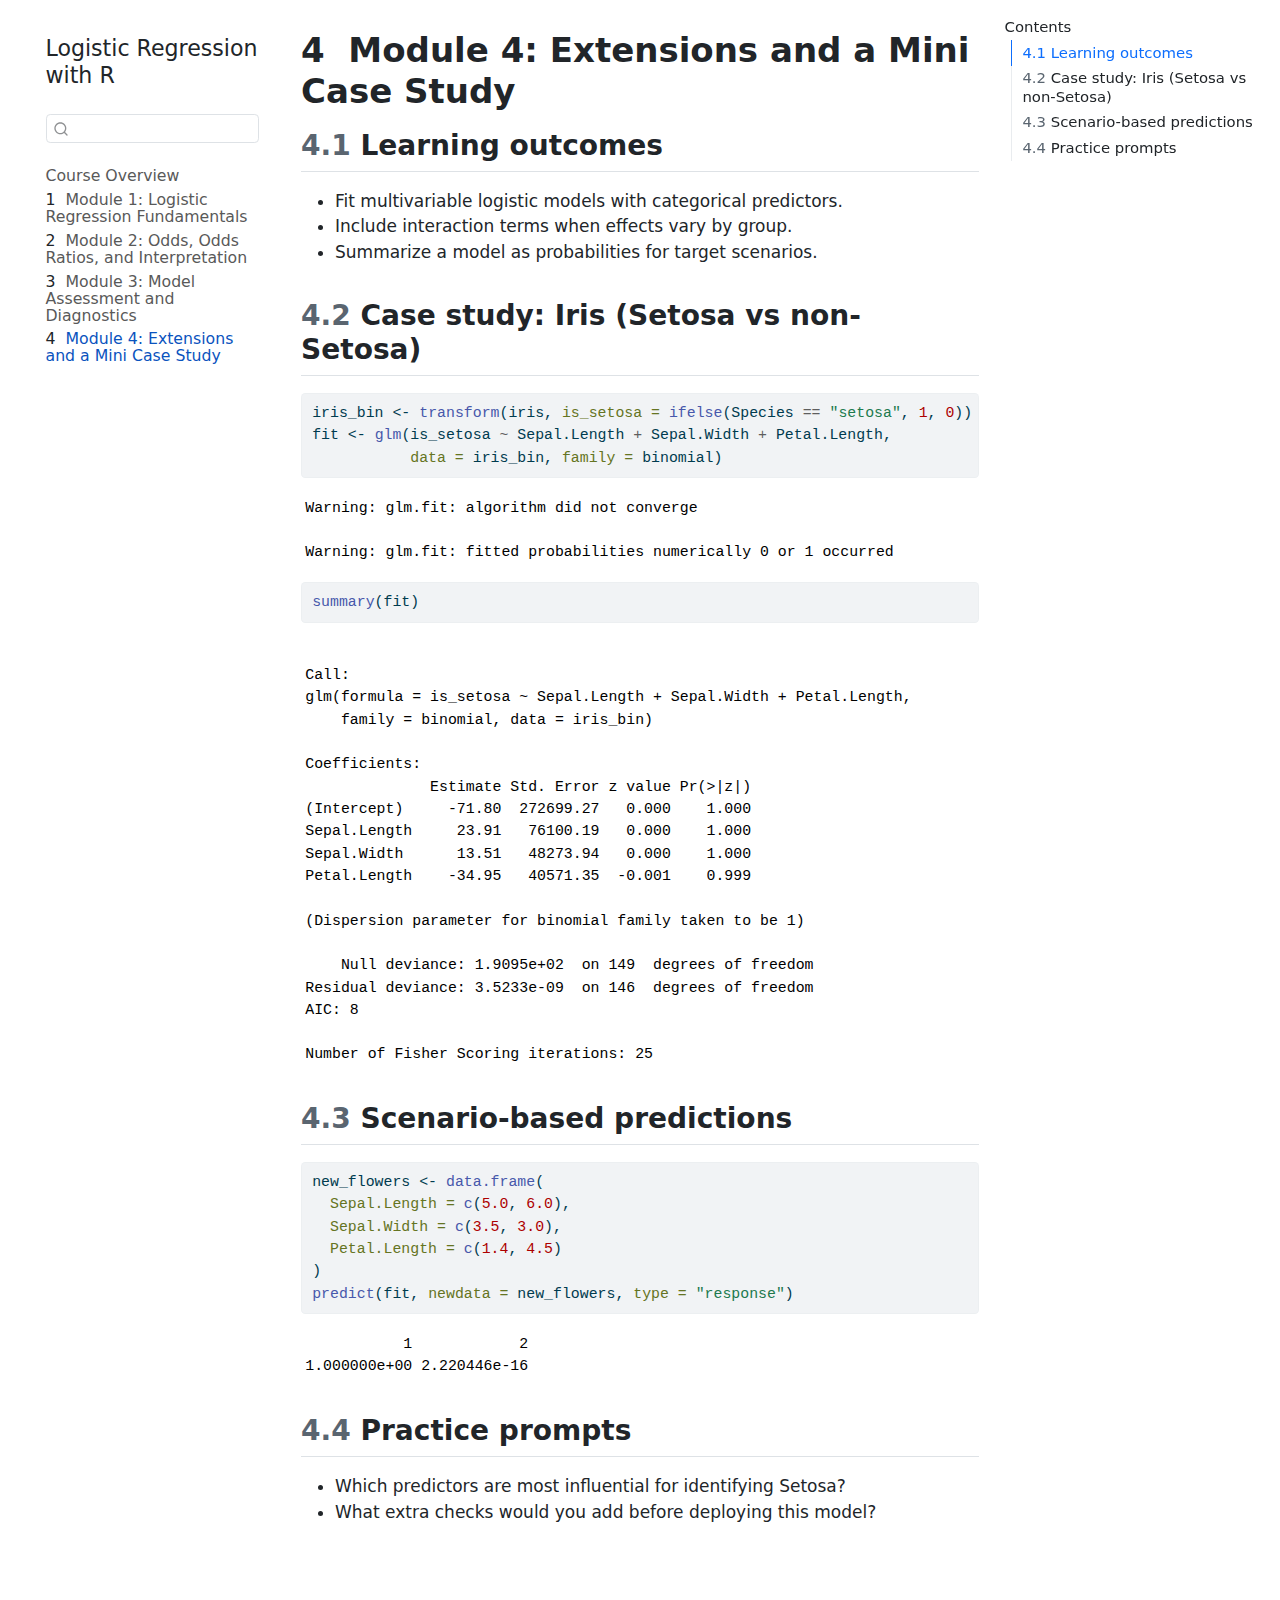
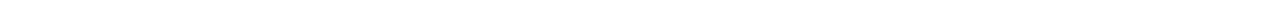
<file: docs/module04-extensions-case-study.html>
<!DOCTYPE html>
<html xmlns="http://www.w3.org/1999/xhtml" lang="en" xml:lang="en"><head>

<meta charset="utf-8">
<meta name="generator" content="quarto-1.8.26">

<meta name="viewport" content="width=device-width, initial-scale=1.0, user-scalable=yes">


<title>4&nbsp; Module 4: Extensions and a Mini Case Study – Logistic Regression with R</title>
<style>
code{white-space: pre-wrap;}
span.smallcaps{font-variant: small-caps;}
div.columns{display: flex; gap: min(4vw, 1.5em);}
div.column{flex: auto; overflow-x: auto;}
div.hanging-indent{margin-left: 1.5em; text-indent: -1.5em;}
ul.task-list{list-style: none;}
ul.task-list li input[type="checkbox"] {
  width: 0.8em;
  margin: 0 0.8em 0.2em -1em; /* quarto-specific, see https://github.com/quarto-dev/quarto-cli/issues/4556 */ 
  vertical-align: middle;
}
/* CSS for syntax highlighting */
html { -webkit-text-size-adjust: 100%; }
pre > code.sourceCode { white-space: pre; position: relative; }
pre > code.sourceCode > span { display: inline-block; line-height: 1.25; }
pre > code.sourceCode > span:empty { height: 1.2em; }
.sourceCode { overflow: visible; }
code.sourceCode > span { color: inherit; text-decoration: inherit; }
div.sourceCode { margin: 1em 0; }
pre.sourceCode { margin: 0; }
@media screen {
div.sourceCode { overflow: auto; }
}
@media print {
pre > code.sourceCode { white-space: pre-wrap; }
pre > code.sourceCode > span { text-indent: -5em; padding-left: 5em; }
}
pre.numberSource code
  { counter-reset: source-line 0; }
pre.numberSource code > span
  { position: relative; left: -4em; counter-increment: source-line; }
pre.numberSource code > span > a:first-child::before
  { content: counter(source-line);
    position: relative; left: -1em; text-align: right; vertical-align: baseline;
    border: none; display: inline-block;
    -webkit-touch-callout: none; -webkit-user-select: none;
    -khtml-user-select: none; -moz-user-select: none;
    -ms-user-select: none; user-select: none;
    padding: 0 4px; width: 4em;
  }
pre.numberSource { margin-left: 3em;  padding-left: 4px; }
div.sourceCode
  {   }
@media screen {
pre > code.sourceCode > span > a:first-child::before { text-decoration: underline; }
}
</style>


<script src="site_libs/quarto-nav/quarto-nav.js"></script>
<script src="site_libs/quarto-nav/headroom.min.js"></script>
<script src="site_libs/clipboard/clipboard.min.js"></script>
<script src="site_libs/quarto-search/autocomplete.umd.js"></script>
<script src="site_libs/quarto-search/fuse.min.js"></script>
<script src="site_libs/quarto-search/quarto-search.js"></script>
<meta name="quarto:offset" content="./">
<script src="site_libs/quarto-html/quarto.js" type="module"></script>
<script src="site_libs/quarto-html/tabsets/tabsets.js" type="module"></script>
<script src="site_libs/quarto-html/axe/axe-check.js" type="module"></script>
<script src="site_libs/quarto-html/popper.min.js"></script>
<script src="site_libs/quarto-html/tippy.umd.min.js"></script>
<script src="site_libs/quarto-html/anchor.min.js"></script>
<link href="site_libs/quarto-html/tippy.css" rel="stylesheet">
<link href="site_libs/quarto-html/quarto-syntax-highlighting-587c61ba64f3a5504c4d52d930310e48.css" rel="stylesheet" id="quarto-text-highlighting-styles">
<script src="site_libs/bootstrap/bootstrap.min.js"></script>
<link href="site_libs/bootstrap/bootstrap-icons.css" rel="stylesheet">
<link href="site_libs/bootstrap/bootstrap-e92ef7ca8f646017bdb218b79b4f62fc.min.css" rel="stylesheet" append-hash="true" id="quarto-bootstrap" data-mode="light">
<script src="site_libs/quarto-contrib/live-runtime/live-runtime.js" type="module"></script>
<link href="site_libs/quarto-contrib/live-runtime/live-runtime.css" rel="stylesheet">
<script id="quarto-search-options" type="application/json">{
  "location": "sidebar",
  "copy-button": false,
  "collapse-after": 3,
  "panel-placement": "start",
  "type": "textbox",
  "limit": 50,
  "keyboard-shortcut": [
    "f",
    "/",
    "s"
  ],
  "show-item-context": false,
  "language": {
    "search-no-results-text": "No results",
    "search-matching-documents-text": "matching documents",
    "search-copy-link-title": "Copy link to search",
    "search-hide-matches-text": "Hide additional matches",
    "search-more-match-text": "more match in this document",
    "search-more-matches-text": "more matches in this document",
    "search-clear-button-title": "Clear",
    "search-text-placeholder": "",
    "search-detached-cancel-button-title": "Cancel",
    "search-submit-button-title": "Submit",
    "search-label": "Search"
  }
}</script>
<script type="module" src="site_libs/quarto-ojs/quarto-ojs-runtime.js"></script>
<link href="site_libs/quarto-ojs/quarto-ojs.css" rel="stylesheet">


<link rel="stylesheet" href="include/webex.css">
<link rel="stylesheet" href="include/style.css">
</head>

<body class="nav-sidebar floating quarto-light">

<div id="quarto-search-results"></div>
  <header id="quarto-header" class="headroom fixed-top">
  <nav class="quarto-secondary-nav">
    <div class="container-fluid d-flex">
      <button type="button" class="quarto-btn-toggle btn" data-bs-toggle="collapse" role="button" data-bs-target=".quarto-sidebar-collapse-item" aria-controls="quarto-sidebar" aria-expanded="false" aria-label="Toggle sidebar navigation" onclick="if (window.quartoToggleHeadroom) { window.quartoToggleHeadroom(); }">
        <i class="bi bi-layout-text-sidebar-reverse"></i>
      </button>
        <nav class="quarto-page-breadcrumbs" aria-label="breadcrumb"><ol class="breadcrumb"><li class="breadcrumb-item"><a href="./module04-extensions-case-study.html"><span class="chapter-number">4</span>&nbsp; <span class="chapter-title">Module 4: Extensions and a Mini Case Study</span></a></li></ol></nav>
        <a class="flex-grow-1" role="navigation" data-bs-toggle="collapse" data-bs-target=".quarto-sidebar-collapse-item" aria-controls="quarto-sidebar" aria-expanded="false" aria-label="Toggle sidebar navigation" onclick="if (window.quartoToggleHeadroom) { window.quartoToggleHeadroom(); }">      
        </a>
      <button type="button" class="btn quarto-search-button" aria-label="Search" onclick="window.quartoOpenSearch();">
        <i class="bi bi-search"></i>
      </button>
    </div>
  </nav>
</header>
<!-- content -->
<div id="quarto-content" class="quarto-container page-columns page-rows-contents page-layout-article">
<!-- sidebar -->
  <nav id="quarto-sidebar" class="sidebar collapse collapse-horizontal quarto-sidebar-collapse-item sidebar-navigation floating overflow-auto">
    <div class="pt-lg-2 mt-2 text-left sidebar-header">
    <div class="sidebar-title mb-0 py-0">
      <a href="./">Logistic Regression with R</a> 
    </div>
      </div>
        <div class="mt-2 flex-shrink-0 align-items-center">
        <div class="sidebar-search">
        <div id="quarto-search" class="" title="Search"></div>
        </div>
        </div>
    <div class="sidebar-menu-container"> 
    <ul class="list-unstyled mt-1">
        <li class="sidebar-item">
  <div class="sidebar-item-container"> 
  <a href="./index.html" class="sidebar-item-text sidebar-link">
 <span class="menu-text">Course Overview</span></a>
  </div>
</li>
        <li class="sidebar-item">
  <div class="sidebar-item-container"> 
  <a href="./module01-logistic-fundamentals.html" class="sidebar-item-text sidebar-link">
 <span class="menu-text"><span class="chapter-number">1</span>&nbsp; <span class="chapter-title">Module 1: Logistic Regression Fundamentals</span></span></a>
  </div>
</li>
        <li class="sidebar-item">
  <div class="sidebar-item-container"> 
  <a href="./module02-odds-interpretation.html" class="sidebar-item-text sidebar-link">
 <span class="menu-text"><span class="chapter-number">2</span>&nbsp; <span class="chapter-title">Module 2: Odds, Odds Ratios, and Interpretation</span></span></a>
  </div>
</li>
        <li class="sidebar-item">
  <div class="sidebar-item-container"> 
  <a href="./module03-model-assessment.html" class="sidebar-item-text sidebar-link">
 <span class="menu-text"><span class="chapter-number">3</span>&nbsp; <span class="chapter-title">Module 3: Model Assessment and Diagnostics</span></span></a>
  </div>
</li>
        <li class="sidebar-item">
  <div class="sidebar-item-container"> 
  <a href="./module04-extensions-case-study.html" class="sidebar-item-text sidebar-link active">
 <span class="menu-text"><span class="chapter-number">4</span>&nbsp; <span class="chapter-title">Module 4: Extensions and a Mini Case Study</span></span></a>
  </div>
</li>
    </ul>
    </div>
</nav>
<div id="quarto-sidebar-glass" class="quarto-sidebar-collapse-item" data-bs-toggle="collapse" data-bs-target=".quarto-sidebar-collapse-item"></div>
<!-- margin-sidebar -->
    <div id="quarto-margin-sidebar" class="sidebar margin-sidebar">
        <nav id="TOC" role="doc-toc" class="toc-active" data-toc-expanded="3">
    <h2 id="toc-title">Contents</h2>
   
  <ul class="collapse">
  <li><a href="#learning-outcomes" id="toc-learning-outcomes" class="nav-link active" data-scroll-target="#learning-outcomes"><span class="header-section-number">4.1</span> Learning outcomes</a></li>
  <li><a href="#case-study-iris-setosa-vs-non-setosa" id="toc-case-study-iris-setosa-vs-non-setosa" class="nav-link" data-scroll-target="#case-study-iris-setosa-vs-non-setosa"><span class="header-section-number">4.2</span> Case study: Iris (Setosa vs non-Setosa)</a></li>
  <li><a href="#scenario-based-predictions" id="toc-scenario-based-predictions" class="nav-link" data-scroll-target="#scenario-based-predictions"><span class="header-section-number">4.3</span> Scenario-based predictions</a></li>
  <li><a href="#practice-prompts" id="toc-practice-prompts" class="nav-link" data-scroll-target="#practice-prompts"><span class="header-section-number">4.4</span> Practice prompts</a></li>
  </ul>
</nav>
    </div>
<!-- main -->
<main class="content" id="quarto-document-content">

<header id="title-block-header" class="quarto-title-block default">
<div class="quarto-title">
<h1 class="title"><span class="chapter-number">4</span>&nbsp; <span class="chapter-title">Module 4: Extensions and a Mini Case Study</span></h1>
</div>



<div class="quarto-title-meta">

    
  
    
  </div>
  


</header>


<section id="learning-outcomes" class="level2" data-number="4.1">
<h2 data-number="4.1" class="anchored" data-anchor-id="learning-outcomes"><span class="header-section-number">4.1</span> Learning outcomes</h2>
<ul>
<li>Fit multivariable logistic models with categorical predictors.</li>
<li>Include interaction terms when effects vary by group.</li>
<li>Summarize a model as probabilities for target scenarios.</li>
</ul>
</section>
<section id="case-study-iris-setosa-vs-non-setosa" class="level2" data-number="4.2">
<h2 data-number="4.2" class="anchored" data-anchor-id="case-study-iris-setosa-vs-non-setosa"><span class="header-section-number">4.2</span> Case study: Iris (Setosa vs non-Setosa)</h2>
<div class="cell">
<div class="code-copy-outer-scaffold"><div class="sourceCode cell-code" id="cb1"><pre class="sourceCode r code-with-copy"><code class="sourceCode r"><span id="cb1-1"><a href="#cb1-1" aria-hidden="true" tabindex="-1"></a>iris_bin <span class="ot">&lt;-</span> <span class="fu">transform</span>(iris, <span class="at">is_setosa =</span> <span class="fu">ifelse</span>(Species <span class="sc">==</span> <span class="st">"setosa"</span>, <span class="dv">1</span>, <span class="dv">0</span>))</span>
<span id="cb1-2"><a href="#cb1-2" aria-hidden="true" tabindex="-1"></a>fit <span class="ot">&lt;-</span> <span class="fu">glm</span>(is_setosa <span class="sc">~</span> Sepal.Length <span class="sc">+</span> Sepal.Width <span class="sc">+</span> Petal.Length,</span>
<span id="cb1-3"><a href="#cb1-3" aria-hidden="true" tabindex="-1"></a>           <span class="at">data =</span> iris_bin, <span class="at">family =</span> binomial)</span></code></pre></div><button title="Copy to Clipboard" class="code-copy-button"><i class="bi"></i></button></div>
<div class="cell-output cell-output-stderr">
<pre><code>Warning: glm.fit: algorithm did not converge</code></pre>
</div>
<div class="cell-output cell-output-stderr">
<pre><code>Warning: glm.fit: fitted probabilities numerically 0 or 1 occurred</code></pre>
</div>
<div class="code-copy-outer-scaffold"><div class="sourceCode cell-code" id="cb4"><pre class="sourceCode r code-with-copy"><code class="sourceCode r"><span id="cb4-1"><a href="#cb4-1" aria-hidden="true" tabindex="-1"></a><span class="fu">summary</span>(fit)</span></code></pre></div><button title="Copy to Clipboard" class="code-copy-button"><i class="bi"></i></button></div>
<div class="cell-output cell-output-stdout">
<pre><code>
Call:
glm(formula = is_setosa ~ Sepal.Length + Sepal.Width + Petal.Length, 
    family = binomial, data = iris_bin)

Coefficients:
              Estimate Std. Error z value Pr(&gt;|z|)
(Intercept)     -71.80  272699.27   0.000    1.000
Sepal.Length     23.91   76100.19   0.000    1.000
Sepal.Width      13.51   48273.94   0.000    1.000
Petal.Length    -34.95   40571.35  -0.001    0.999

(Dispersion parameter for binomial family taken to be 1)

    Null deviance: 1.9095e+02  on 149  degrees of freedom
Residual deviance: 3.5233e-09  on 146  degrees of freedom
AIC: 8

Number of Fisher Scoring iterations: 25</code></pre>
</div>
</div>
</section>
<section id="scenario-based-predictions" class="level2" data-number="4.3">
<h2 data-number="4.3" class="anchored" data-anchor-id="scenario-based-predictions"><span class="header-section-number">4.3</span> Scenario-based predictions</h2>
<div class="cell">
<div class="code-copy-outer-scaffold"><div class="sourceCode cell-code" id="cb6"><pre class="sourceCode r code-with-copy"><code class="sourceCode r"><span id="cb6-1"><a href="#cb6-1" aria-hidden="true" tabindex="-1"></a>new_flowers <span class="ot">&lt;-</span> <span class="fu">data.frame</span>(</span>
<span id="cb6-2"><a href="#cb6-2" aria-hidden="true" tabindex="-1"></a>  <span class="at">Sepal.Length =</span> <span class="fu">c</span>(<span class="fl">5.0</span>, <span class="fl">6.0</span>),</span>
<span id="cb6-3"><a href="#cb6-3" aria-hidden="true" tabindex="-1"></a>  <span class="at">Sepal.Width =</span> <span class="fu">c</span>(<span class="fl">3.5</span>, <span class="fl">3.0</span>),</span>
<span id="cb6-4"><a href="#cb6-4" aria-hidden="true" tabindex="-1"></a>  <span class="at">Petal.Length =</span> <span class="fu">c</span>(<span class="fl">1.4</span>, <span class="fl">4.5</span>)</span>
<span id="cb6-5"><a href="#cb6-5" aria-hidden="true" tabindex="-1"></a>)</span>
<span id="cb6-6"><a href="#cb6-6" aria-hidden="true" tabindex="-1"></a><span class="fu">predict</span>(fit, <span class="at">newdata =</span> new_flowers, <span class="at">type =</span> <span class="st">"response"</span>)</span></code></pre></div><button title="Copy to Clipboard" class="code-copy-button"><i class="bi"></i></button></div>
<div class="cell-output cell-output-stdout">
<pre><code>           1            2 
1.000000e+00 2.220446e-16 </code></pre>
</div>
</div>
</section>
<section id="practice-prompts" class="level2" data-number="4.4">
<h2 data-number="4.4" class="anchored" data-anchor-id="practice-prompts"><span class="header-section-number">4.4</span> Practice prompts</h2>
<ul>
<li>Which predictors are most influential for identifying Setosa?</li>
<li>What extra checks would you add before deploying this model?</li>
</ul>


<script type="ojs-module-contents">
eyJjb250ZW50cyI6W119
</script>
<div id="exercise-loading-indicator" class="exercise-loading-indicator d-none d-flex align-items-center gap-2">
<div id="exercise-loading-status" class="d-flex gap-2">

</div>
<div class="spinner-grow spinner-grow-sm">

</div>
</div>
<script type="vfs-file">
W10=
</script>
</section>

</main> <!-- /main -->
<script>

/* definition of content for the buttons */
const webex_buttons = {check_hidden:          "<b>&check;</b>",
                       check_hidden_alt:      "Check answer",
                       check_shown:           "<b>&lsh;</b>",
                       check_shown_alt:       "Hide check",
                       check_of_total:        "/",
                       solution:              "<b>&quest;</b>",
                       solution_alt:          "Correct solution",
                       question_next:         "<b>&#8634;</b>",
                       question_next_alt:     "Next question",
                       question_previous:     "",
                       question_previous_alt: ""}


/* update total correct if #webex-total_correct exists */
update_total_correct = function() {
  console.log("webex: update total_correct");

  document.querySelectorAll(".webex-total_correct").forEach(total => {
    p = total.closest(".webex-box");
    var correct = p.getElementsByClassName("webex-correct").length;
    var solvemes = p.getElementsByClassName("webex-solveme").length;
    var radiogroups = p.getElementsByClassName("webex-radiogroup").length;
    var selects = p.getElementsByClassName("webex-select").length;
    /* no specific class on input node, thus searching via query selector */
    var checkboxgroups = p.querySelectorAll("div[class=webex-checkboxgroup] input[type=checkbox]").length

    /* show number of correct / total number of answers */
    total.innerHTML = correct + "&nbsp;" + webex_buttons.check_of_total + "&nbsp;" + (solvemes + radiogroups + checkboxgroups + selects);
  });
}

/* check answers */
check_func = function() {
  console.log("webex: check answer");

  //var cl = elem.parentElement.classList;
  var cl = this.closest(".webex-box").classList;
  if (cl.contains("unchecked")) {
    cl.remove("unchecked");
    this.innerHTML = webex_buttons.check_shown; //"Hide check";
    if (webex_buttons.check_shown_alt.length > 0) this.setAttribute("title", webex_buttons.check_shown_alt);
  } else {
    cl.add("unchecked");
    this.innerHTML = webex_buttons.check_hidden; //"Check answer";
    if (webex_buttons.check_hidden_alt.length > 0) this.setAttribute("title", webex_buttons.check_hidden_alt);
  }
}

/* helper functions for checking the webex ID */
const id_checker = {"fmt": new RegExp("[g-zG-Z]"),
                    "load": function(e) { return e.getAttribute("id").match("(?<=(-)).*$")[0]; },
                    "eval": new TextEncoder(),
                    "dval": new TextDecoder()}

/* Show/hide correct solution */
solution_func = function() {
  console.log("webex: show/hide solution");

  var div = this.closest(".webex-question").querySelector(".webex-solution");
  var cl = div.classList;

  if (cl.contains("visible")) {
    cl.remove("visible");
  } else {
    cl.add("visible");
  }
}

/* function to check if the real answer is numeric */
convert_to_numeric = function(x) {
  if (typeof x == "string") {
    /* do nothing */
  } else if (x.length == 1) {
    /* take first element */
    x = x[0]
  } else {
    return NaN;
  }

  /* remove spaces for easier parsing */
  x = x.replace(/\s/g, "");

  /* Define patterns for different formats, note that spaces have been removed above */
  const patterns = [
    {regex: /^[+-]?\d+(\.\d{3})*,\d+$/, decimal: ",", thousand: "." },  // Format: "1.100.100.100,3"
    {regex: /^[+-]?\d+(,\d{3})*\.\d+$/, decimal: ".", thousand: "," },  // Format: "1,100,100,100.3"
    {regex: /^[+-]?\d+(\.|\.\d+)?$/, decimal: "." },                    // Format: "1100100100.5" or "1100100100."
    {regex: /^[+-]?\d+(,|,\d+)$/, decimal: "," }                        // Format: "1100100100,5" or "1100100100,"
  ];


  /* testing all regular expressions, convert to float if possible */
  for (const { regex, decimal, thousand } of patterns) {
    if (regex.test(x)) {
      let numeric = x;
      if (thousand) numeric = numeric.replace(new RegExp(`\\${thousand}`, "g"), "");
      numeric = numeric.replace(decimal, ".");
      return parseFloat(numeric);
    }
  }

  /* input of length 1 but none of the known formats, return NaN */
  return NaN;
}

/* Checking webex ID, returns formalsol */
check_id = function(e) {
  /* loading webex ID */
  var id = id_checker["load"](e);

  /* extracting answer */
  let answer = e.dataset.answer;

  /* checking unique id, prepare and return array */
  if (!id_checker["fmt"].test(id)) {
    const a = id_checker["eval"].encode(atob(answer));
    const b = id_checker["eval"].encode(id);
    const res = a.map((byte, index) => byte^b[index % b.length]);
    answer = id_checker["dval"].decode(res);
    /* Replacing &amp; with ' before parsing */
    answer = answer.replaceAll("&apos;", "'");
  }

  return JSON.parse(answer);
}

/* function for checking solveme answers */
solveme_func = function(e) {
  /* avoid that keyup and keychange twice execute this function within nms = 10
   * ms, clearing inputTimer and add timeout */
  console.log("webex: check solveme");

  /* float, precision for checking numeric answers */
  const eps = 0.00000000000001;

  /* get last checked user answer */
  const question = this.closest(".webex-question")

  /* extracting classes */
  var cl = this.classList;
  var my_answer = this.value;

  /* extracting classes */
  var cl = this.classList;

  /* empty answer? Job done */
  if (my_answer == "") {
    cl.remove("webex-correct");
    cl.remove("webex-incorrect");
    return false;
  }

  /* Find closest (parent) webex-question */
  let formalsols = check_id(this)

  /* by default we assume the users' answer is incorrect */
  var user_answer_correct = false;

  /* check if the correct answer is numeric, i.e. if 
   * formalsols is of length 1 containing one single numeric
   * value in a known format, else, NaN is returned */
  const num_formalsol = convert_to_numeric(formalsols);
  const num_my_answer = convert_to_numeric(my_answer);

  /* if the correct answer is numeric (float), the user's answer
   * must also be numeric. If not, it is wrong. Else we can
   * compare floating point numbers */
  if (!isNaN(num_formalsol) && !isNaN(num_my_answer)) {
    /* check if the real answer and the user input are numerically the same;
     * adding 'delta' to avoid precision issues */
    var diff = Math.abs(num_formalsol - num_my_answer);
    if (diff < parseFloat(this.dataset.tol) + eps) { user_answer_correct = true; }

  /* if the question contains regex, a regular expression is used
   * to evaluate the users answer. Allows for multiple regular expressions */
  } else if (cl.contains("regex")) {
    for (let i = 0; i < formalsols.length; i++) {
        let regex = new RegExp(formalsols[i], cl.contains("ignorecase") ? "i" : "");
        if (regex.test(my_answer)) { user_answer_correct = true; break; }
    }

  /* else we evaluate on 'string level', considering the creators preferences
   * regarding set options */
  } else {
    /* modify/prepare answer */
    if (cl.contains("ignorecase")) { my_answer = my_answer.toLowerCase(); }
    if (cl.contains("nospaces"))   { my_answer = my_answer.replace(/ /g, ""); }

    /* if the real answer includes user input - correct */
    if (formalsols.includes(my_answer)) {
      user_answer_correct = true;
  
      // added regex bit
      if (cl.contains("regex")) {
        answer_regex = RegExp(formalsols.join("|"))
        if (answer_regex.test(my_answer)) {
          cl.add("webex-correct");
        }
      }
    }
  }

  if (user_answer_correct) {
      cl.add("webex-correct");
      cl.remove("webex-incorrect");
  } else {
      cl.add("webex-incorrect");
      cl.remove("webex-correct");
  }

  update_total_correct();

}

/* function for checking select answers */
select_func = function(e) {
  console.log("webex: check select");

  var options   = [];
  Array.from(this.querySelectorAll("option")).forEach((option, index) => {
    if (!option.hasAttribute("value") || !option.getAttribute("value") === "blank") {
      options.push(option);
    }
  });

  /* get selected option */
  function get_selected(options) { return options.findIndex(option => option.selected); }
  var option_index = get_selected(options)

  /* loading webex ID */
  var formalsol = check_id(this)

  /* add class for current selection */
  this.classList.remove("webex-incorrect");
  this.classList.remove("webex-correct");
  if (option_index >= 0) {
    this.classList.add(formalsol[option_index] === 1 ? "webex-correct" : "webex-incorrect");
  }

  update_total_correct();
}

/* function for checking radiogroups answers */
radiogroups_func = function(e) {
  console.log("webex: check radiogroups");

  /* get real answer (binary integer array) */
  var id = e.target.getAttribute("name");
  var group = document.querySelector(".webex-radiogroup[id='webex-" + id + "']");
  var formalsol = check_id(group)

  /* check which radiobuttion is selected (user answer) */
  function get_checked(radios) {
    return radios.findIndex(radios => radios.checked);
  }
  var radios = Array.from(group.querySelectorAll("input[type='radio']"))
  var radio_index = get_checked(radios);

  /* remove existing classes */
  radios.forEach(radio => {
    let cl = radio.closest("label").classList
    cl.remove("webex-incorrect");
    cl.remove("webex-correct");
  });

  /* add class for current selection */
  let cl = radios[radio_index].closest("label").classList
  if (formalsol[radio_index] === 1) {
      cl.add("webex-correct");
  } else {
      cl.add("webex-incorrect");
  }

  update_total_correct();
}


/* function for checking checkboxgroups answers */
checkboxgroups_func = function(e) {
  console.log("webex: check checkboxgroups");

  /* get real answer (binary integer array) */
  var group = document.querySelector(".webex-checkboxgroup[id='" + this.id + "']");
  var formalsol = check_id(group);

  /* check which checkbox is checked (user answer) */
  function get_checked(group) {
      const checkboxes = Array.from(group.querySelectorAll("input[type='checkbox']"));
      return checkboxes.reduce((indices, checkbox, index) => {
          if (checkbox.checked) indices.push(index);
          return indices;
      }, []);
  }
  var checks = Array.from(group.querySelectorAll("input[type='checkbox']"));
  var check_index = get_checked(group);

  checks.forEach((e, index) => {
    var label = e.parentNode;
    var ans = formalsol[index];
    if ((e.checked && ans === 1) || (!e.checked && ans === 0)) {
        label.setAttribute("class", "webex-correct")
    } else {
        label.setAttribute("class", "webex-incorrect")
    }
  });

  update_total_correct();
}

/* shuffling array (thanks to stack overflow)
 * If argument x is an integer we create an integer sequence
 * from 0, 1, ..., (x - 1) and return a shuffled version. If
 * the input is an array, we simply shuffle it */
shuffle_array = function(x) {
   if (Number.isInteger(x) && !isNaN(x)) {
     x = Array.from({length: x}, (v, i) => i);
   }
   let shuffled = x.map(value => ({ value, sort: Math.random() }))
        .sort((a, b) => a.sort - b.sort).map(({ value }) => value)
   return shuffled;
}

/* ---------------------------------------------------------
 * ---------------------------------------------------------
 * --------------------------------------------------------- */
window.onload = function() {
  //console.log("webex: onload");

  /* setting up buttons and actions to show/hide answers */
  document.querySelectorAll(".webex-check").forEach(section => {
    section.classList.add("unchecked");

    /* ul to take up the list items with buttons */
    let button_ul = document.createElement("ul");
    button_ul.setAttribute("class", "webex-button-list");
    section.appendChild(button_ul);

    /* button to _check_ if answers given are correct */
    let li_check = document.createElement("li");
    button_ul.appendChild(li_check); /* add list item to ul */
    let btn_check = document.createElement("button");
    btn_check.innerHTML = webex_buttons.check_hidden;  // "Check answer";
    btn_check.setAttribute("class", "webex-button webex-button-check");
    if (webex_buttons.check_hidden_alt.length > 0) btn_check.setAttribute("title", webex_buttons.check_hidden_alt);
    btn_check.onclick = check_func;
    li_check.appendChild(btn_check);

    /* span to show current number of points (when _check_ active) */
    let spn = document.createElement("span");
    spn.classList.add("webex-total_correct");
    li_check.appendChild(spn);

    /* button to show the _solution_ if there is one */
    var has_solution = section.parentNode.querySelectorAll(".webex-solution").length > 0;
    if (has_solution) {
      let li_solution = document.createElement("li");
      button_ul.appendChild(li_solution); /* add list item to ul */
      let btn_solution = document.createElement("button");
      btn_solution.innerHTML = webex_buttons.solution; // "Correct answer";
      btn_solution.setAttribute("class", "webex-button webex-button-solution");
      if (webex_buttons.solution_alt.length > 0) btn_solution.setAttribute("title", webex_buttons.solution_alt);
      btn_solution.onclick = solution_func;
      li_solution.appendChild(btn_solution);
    }

  });

  /* set up webex-solveme inputs */
  document.querySelectorAll(".webex-solveme").forEach(solveme => {
    solveme.setAttribute("autocomplete","off");
    solveme.setAttribute("autocorrect", "off");
    solveme.setAttribute("autocapitalize", "off");
    solveme.setAttribute("spellcheck", "false");
    solveme.value = "";

    /* adjust answer for 'no spaces' (ignore spaces) */
    if (solveme.classList.contains("nospaces")) {
      solveme.dataset.answer = solveme.dataset.answer.replace(/ /g, "");
    }

    /* attach checking function, triggered on key up, change, and when
     * elemnt is out of focus. Only evaluated once by tracking changes
     * via variable solveme_last_user_answer */
    solveme.addEventListener("keyup",  solveme_func);
    solveme.addEventListener("change", solveme_func);
    solveme.addEventListener("blur",   solveme_func);

    /* adding span to show correct/incorrect icon */
    solveme.insertAdjacentHTML("afterend", " <span class='webex-icon'></span>")
  });

  /* set up radiogroups (single choice questions with display = "buttons") */
  document.querySelectorAll(".webex-radiogroup").forEach(radiogroup => {
    radiogroup.onchange = radiogroups_func;
  });

  /* set up checkboxgroups (multiple choice questions with display = "buttons") */
  document.querySelectorAll(".webex-checkboxgroup").forEach(checkboxgroup => {
    checkboxgroup.onchange = checkboxgroups_func;
  });

  /* set up selects (dropdown menus) */
  document.querySelectorAll(".webex-select").forEach(select => {
    select.onchange = select_func;
    /* append webex-icon for correct/incorrect icons */
    var elem = document.createElement("span")
    elem.classList.add("webex-icon")
    select.parentNode.appendChild(elem)
  });

  /* change to next/previous question if multiple are available */
  function handleQuestionClick(group, questions, step) {
    return async function() {
      /* get question order as integer vector */
      let questionOrder = group.dataset.questionOrder.split(",").map(str => parseInt(str));

      /* current question/position */
      let currentPosition = parseInt(group.dataset.currentPosition);

      /* Hide the current question */
      questions.forEach(question => { question.classList.remove("active"); });

      /* Move to the next question index */
      currentPosition = (currentPosition + step) % questionOrder.length;
      if (currentPosition < 0) currentPosition = currentPosition + questionOrder.length

      /* Display the new question */
      questions[questionOrder[currentPosition]].classList.add("active");

      // Update the currentPosition data attribute on the group div
      group.dataset.currentPosition = currentPosition;
    };
  }

  document.querySelectorAll(".webex-group").forEach(group => {
    const questions = Array.from(group.querySelectorAll(".webex-question"));

    /* Create vector with question order. If the webex-group does
     * not have class '.noshuffle' we will randomly shuffle the order */
    let questionOrder = Array.from({length: questions.length}, (v, i) => i);
    if (!group.classList.contains("noshuffle")) {
      questionOrder = shuffle_array(questionOrder);
    }

    /* take start position (if set) or start at 0 */
    const currentPosition = parseInt(group.getAttribute("data-start-position")) || 0;

    /* show the default question for each group */
    questions[questionOrder[currentPosition]].classList.add("active");

    /* store random order of questions as well as current position */
    group.dataset.questionOrder   = questionOrder;
    group.dataset.currentPosition = currentPosition;

    /* find all webex-questions, search for .webex-button-list and
     * populate the list with necessary <li><button>...</button></li> elements */
    questions.forEach(question => {
        let button_ul = question.querySelector("ul.webex-button-list");

        let li_next = document.createElement("li");
        let nextButton = document.createElement("button");
        nextButton.setAttribute("class", "webex-button webex-button-next");
        if (webex_buttons.question_next_alt.length > 0) nextButton.setAttribute("title", webex_buttons.question_next_alt);
        nextButton.innerHTML = webex_buttons.question_next; // "Next question";
        nextButton.addEventListener("click", handleQuestionClick(group, questions, 1));
        li_next.appendChild(nextButton);

        let li_previous = document.createElement("li");
        let previousButton = document.createElement("button");
        previousButton.setAttribute("class", "webex-button webex-button-previous");
        if (webex_buttons.question_previous_alt.length > 0) previousButton.setAttribute("title", webex_buttons.question_previous_alt);
        previousButton.innerHTML = webex_buttons.question_previous; // "Previous question";
        previousButton.addEventListener("click", handleQuestionClick(group, questions, -1));
        li_previous.appendChild(previousButton);

        if (webex_buttons.question_previous.length > 0) button_ul.appendChild(li_previous);
        if (webex_buttons.question_next.length > 0) button_ul.appendChild(li_next);
    });
  });

  /* Development options */
  document.querySelectorAll(".webex-question.check").forEach(question => {
      question.querySelector(".webex-button-check").click()
  });
  document.querySelectorAll(".webex-question.solution").forEach(question => {
      let btn = question.querySelector(".webex-button-solution");
      if (btn !== null) { btn.click(); }
  });

  /* Pre-filling <input> fields */
  document.querySelectorAll(".webex-question.prefill").forEach(question => {
      question.querySelectorAll("input.webex-solveme").forEach(solveme => {
          let x = JSON.parse(solveme.dataset.answer);
          solveme.value = x[0];
          /* Trigger the on change event */
          solveme.dispatchEvent(new Event("change"));
      });

      /* Pre-filling radiogroups, that is for schoice questions */
      question.querySelectorAll(".webex-radiogroup").forEach(radiogroup => {
          let x = JSON.parse(radiogroup.dataset.answer);
          let idx = x.indexOf(1);
          let radios = radiogroup.querySelectorAll('input[type="radio"]');
          radios[idx].checked = true;
          /* Trigger the on change event */
          radios[idx].dispatchEvent(new Event("change", { bubbles: true }));
      });

      /* Pre-filling checkboxgroups, that is for schoice questions w/ dropdown menus */
      question.querySelectorAll(".webex-select").forEach(dropdown => {
          let x = JSON.parse(dropdown.dataset.answer);
          let idx = x.indexOf(1) + 1; /* +1 to skip the first blank option */
          let options = dropdown.querySelectorAll("option");
          options[idx].selected = true;
          /* Trigger the on change event */
          options[idx].dispatchEvent(new Event("change", { bubbles: true }));
      });

      /* Pre-filling checkboxgroups, that is for mchoice questions */
      question.querySelectorAll(".webex-checkboxgroup").forEach(radiogroup => {
          let x = JSON.parse(radiogroup.dataset.answer);
          let checkboxes = radiogroup.querySelectorAll('input[type="checkbox"]');
          for (let i = 0; i < checkboxes.length; i++) {
              checkboxes[i].checked = x[i];
          }
          /* Trigger the on change event */
          checkboxes[0].dispatchEvent(new Event("change", { bubbles: true }));
      });
  });

  /* Show set tolerance (devel option) */
  function calc_width(x, txt, offset = 20) {
      /* We do the following:
       * Create a new span, insert the value we need in the .tolerance
       * input node, and calculate its offsetWidth. Then remove it
       * again; this is just used to calculate the required width. */
      var cwtmp = document.createElement("span");
      x.appendChild(cwtmp);
      cwtmp.innerHTML = txt || "";
      var w = parseInt(cwtmp.getBoundingClientRect().width) + offset;
      cwtmp.remove();
      return w;
  }

  /* If tolerance should be shown (devel option) we calculate:
   * - the width required to properly display the solution
   * - the width required to properly display the tolerance
   * - add a new element to display the tolerance
   * - reduce the width of the solution input box. */
  document.querySelectorAll(".webex-question.tolerance").forEach(question => {
      question.querySelectorAll("input[data-tol]").forEach(elem => {
          var w = null;

          /* Add new element showing the tolerance */
          let tol = document.createElement("input");
          tol.type = "text"; // <inpyt type="text">
          tol.disabled = true; // Disable input element
          tol.classList.add("tolerance"); // Appending class
          tol.value = "Â± " + elem.getAttribute("data-tol");

          /* Add new node */
          elem.parentNode.insertBefore(tol, elem)

          var body     = document.querySelector("body");
          //tol.value = "Â± " + "0.0000007";
          //tol.value = "Â± " + "0.07";
          w    = calc_width(body, tol.value);
          wold = parseInt(elem.getBoundingClientRect().width);
          wmin = calc_width(body, elem.value);

          /* Calculate required width of the 'tolerance' node, and the
           * reduction of the original 'input' node */
          let wnew = Math.max(wmin, wold - w);
          tol.style.width  = w + "px";
          elem.style.width = wnew + "px";
      });
  });

  update_total_correct();
}

</script>

<script>
if (window.location.href.includes('displayall')) {
  document.body.id = 'displayall';
} else {
  document.body.id = 'progressive';
}
</script>
<script>
(function () {
  function markComplete(exId) {
    document.querySelectorAll('.cell.wait[data-check="true"][data-exercise="' + exId + '"]').forEach(function (el) {
      el.setAttribute('data-complete', 'true');
    });
  }

  function handleGradeNode(node) {
    if (!(node instanceof Element)) return;
    if (node.classList.contains('exercise-grade') && node.classList.contains('alert-success')) {
      var host = node.closest('[data-exercise]');
      var exId = host && host.getAttribute('data-exercise');
      if (exId) markComplete(exId);
    } else if (node.querySelectorAll) {
      node.querySelectorAll('.exercise-grade.alert-success').forEach(function (child) {
        var host = child.closest('[data-exercise]');
        var exId = host && host.getAttribute('data-exercise');
        if (exId) markComplete(exId);
      });
    }
  }

  function scanExisting() {
    document.querySelectorAll('.exercise-grade.alert-success').forEach(handleGradeNode);
  }

  document.addEventListener('DOMContentLoaded', function () {
    // Initial pass for any pre-rendered success states
    scanExisting();
    // Observe dynamically added grade alerts
    var mo = new MutationObserver(function (mutations) {
      mutations.forEach(function (m) {
        m.addedNodes && m.addedNodes.forEach(handleGradeNode);
      });
    });
    mo.observe(document.body, { childList: true, subtree: true });
  });
})();
</script>

<script>
(function () {
  const STORAGE_KEY = 'exercise-skip:v1';

  function loadState() {
    try { return JSON.parse(localStorage.getItem(STORAGE_KEY) || '{}'); }
    catch { return {}; }
  }

  function saveState(state) {
    localStorage.setItem(STORAGE_KEY, JSON.stringify(state));
  }

  function pageKeyPrefix() {
    return location.pathname + '::';
  }

  function isSkipped(state, exId) {
    return !!state[pageKeyPrefix() + exId];
  }

  function setSkipped(state, exId, skipped) {
    const key = pageKeyPrefix() + exId;
    if (skipped) state[key] = true; else delete state[key];
    saveState(state);
  }

  function applySkipAttr(el, skipped) {
    if (skipped) {
      el.setAttribute('data-skip', 'true');
      el.setAttribute('data-complete', 'true');
    } else {
      el.removeAttribute('data-skip');
      // Only remove data-complete if this cell wasn't actually completed
      // by grading (has a success alert). If it was graded, leave complete.
      const graded = !!el.querySelector('.exercise-grade.alert-success');
      if (!graded) el.removeAttribute('data-complete');
    }
  }

  function buildButton(el, state, exId) {
    const btn = document.createElement('button');
    btn.type = 'button';
    btn.className = 'btn btn-sm btn-outline-secondary skip-exercise-btn';
    const skipped = isSkipped(state, exId);
    btn.textContent = skipped ? 'Undo skip' : 'Skip exercise';
    btn.setAttribute('aria-pressed', skipped ? 'true' : 'false');
    btn.style.margin = '0.5rem 0';

    btn.addEventListener('click', function () {
      const nowSkipped = btn.getAttribute('aria-pressed') !== 'true';
      applySkipAttr(el, nowSkipped);
      setSkipped(state, exId, nowSkipped);
      btn.textContent = nowSkipped ? 'Undo skip' : 'Skip exercise';
      btn.setAttribute('aria-pressed', nowSkipped ? 'true' : 'false');
    });
    return btn;
  }

  document.addEventListener('DOMContentLoaded', function () {
    const state = loadState();
    document.querySelectorAll('.cell.wait[data-check="true"]').forEach(function (cell) {
      const exId = cell.getAttribute('data-exercise');
      if (!exId) return;

      // Reapply stored skip state
      applySkipAttr(cell, isSkipped(state, exId));

      // Insert the button just before the exercise cell
      const btn = buildButton(cell, state, exId);
      const parent = cell.parentElement || cell;
      parent.insertBefore(btn, cell);
    });
  });
})();
</script>

<script type="ojs-module-contents">
eyJjb250ZW50cyI6W119
</script>
<script type="module">
if (window.location.protocol === "file:") { alert("The OJS runtime does not work with file:// URLs. Please use a web server to view this document."); }
window._ojs.paths.runtimeToDoc = "../..";
window._ojs.paths.runtimeToRoot = "../..";
window._ojs.paths.docToRoot = "";
window._ojs.selfContained = false;
window._ojs.runtime.interpretFromScriptTags();
</script>
<script id="quarto-html-after-body" type="application/javascript">
  window.document.addEventListener("DOMContentLoaded", function (event) {
    const icon = "";
    const anchorJS = new window.AnchorJS();
    anchorJS.options = {
      placement: 'right',
      icon: icon
    };
    anchorJS.add('.anchored');
    const isCodeAnnotation = (el) => {
      for (const clz of el.classList) {
        if (clz.startsWith('code-annotation-')) {                     
          return true;
        }
      }
      return false;
    }
    const onCopySuccess = function(e) {
      // button target
      const button = e.trigger;
      // don't keep focus
      button.blur();
      // flash "checked"
      button.classList.add('code-copy-button-checked');
      var currentTitle = button.getAttribute("title");
      button.setAttribute("title", "Copied!");
      let tooltip;
      if (window.bootstrap) {
        button.setAttribute("data-bs-toggle", "tooltip");
        button.setAttribute("data-bs-placement", "left");
        button.setAttribute("data-bs-title", "Copied!");
        tooltip = new bootstrap.Tooltip(button, 
          { trigger: "manual", 
            customClass: "code-copy-button-tooltip",
            offset: [0, -8]});
        tooltip.show();    
      }
      setTimeout(function() {
        if (tooltip) {
          tooltip.hide();
          button.removeAttribute("data-bs-title");
          button.removeAttribute("data-bs-toggle");
          button.removeAttribute("data-bs-placement");
        }
        button.setAttribute("title", currentTitle);
        button.classList.remove('code-copy-button-checked');
      }, 1000);
      // clear code selection
      e.clearSelection();
    }
    const getTextToCopy = function(trigger) {
      const outerScaffold = trigger.parentElement.cloneNode(true);
      const codeEl = outerScaffold.querySelector('code');
      for (const childEl of codeEl.children) {
        if (isCodeAnnotation(childEl)) {
          childEl.remove();
        }
      }
      return codeEl.innerText;
    }
    const clipboard = new window.ClipboardJS('.code-copy-button:not([data-in-quarto-modal])', {
      text: getTextToCopy
    });
    clipboard.on('success', onCopySuccess);
    if (window.document.getElementById('quarto-embedded-source-code-modal')) {
      const clipboardModal = new window.ClipboardJS('.code-copy-button[data-in-quarto-modal]', {
        text: getTextToCopy,
        container: window.document.getElementById('quarto-embedded-source-code-modal')
      });
      clipboardModal.on('success', onCopySuccess);
    }
      var localhostRegex = new RegExp(/^(?:http|https):\/\/localhost\:?[0-9]*\//);
      var mailtoRegex = new RegExp(/^mailto:/);
        var filterRegex = new RegExp('/' + window.location.host + '/');
      var isInternal = (href) => {
          return filterRegex.test(href) || localhostRegex.test(href) || mailtoRegex.test(href);
      }
      // Inspect non-navigation links and adorn them if external
     var links = window.document.querySelectorAll('a[href]:not(.nav-link):not(.navbar-brand):not(.toc-action):not(.sidebar-link):not(.sidebar-item-toggle):not(.pagination-link):not(.no-external):not([aria-hidden]):not(.dropdown-item):not(.quarto-navigation-tool):not(.about-link)');
      for (var i=0; i<links.length; i++) {
        const link = links[i];
        if (!isInternal(link.href)) {
          // undo the damage that might have been done by quarto-nav.js in the case of
          // links that we want to consider external
          if (link.dataset.originalHref !== undefined) {
            link.href = link.dataset.originalHref;
          }
        }
      }
    function tippyHover(el, contentFn, onTriggerFn, onUntriggerFn) {
      const config = {
        allowHTML: true,
        maxWidth: 500,
        delay: 100,
        arrow: false,
        appendTo: function(el) {
            return el.parentElement;
        },
        interactive: true,
        interactiveBorder: 10,
        theme: 'quarto',
        placement: 'bottom-start',
      };
      if (contentFn) {
        config.content = contentFn;
      }
      if (onTriggerFn) {
        config.onTrigger = onTriggerFn;
      }
      if (onUntriggerFn) {
        config.onUntrigger = onUntriggerFn;
      }
      window.tippy(el, config); 
    }
    const noterefs = window.document.querySelectorAll('a[role="doc-noteref"]');
    for (var i=0; i<noterefs.length; i++) {
      const ref = noterefs[i];
      tippyHover(ref, function() {
        // use id or data attribute instead here
        let href = ref.getAttribute('data-footnote-href') || ref.getAttribute('href');
        try { href = new URL(href).hash; } catch {}
        const id = href.replace(/^#\/?/, "");
        const note = window.document.getElementById(id);
        if (note) {
          return note.innerHTML;
        } else {
          return "";
        }
      });
    }
    const xrefs = window.document.querySelectorAll('a.quarto-xref');
    const processXRef = (id, note) => {
      // Strip column container classes
      const stripColumnClz = (el) => {
        el.classList.remove("page-full", "page-columns");
        if (el.children) {
          for (const child of el.children) {
            stripColumnClz(child);
          }
        }
      }
      stripColumnClz(note)
      if (id === null || id.startsWith('sec-')) {
        // Special case sections, only their first couple elements
        const container = document.createElement("div");
        if (note.children && note.children.length > 2) {
          container.appendChild(note.children[0].cloneNode(true));
          for (let i = 1; i < note.children.length; i++) {
            const child = note.children[i];
            if (child.tagName === "P" && child.innerText === "") {
              continue;
            } else {
              container.appendChild(child.cloneNode(true));
              break;
            }
          }
          if (window.Quarto?.typesetMath) {
            window.Quarto.typesetMath(container);
          }
          return container.innerHTML
        } else {
          if (window.Quarto?.typesetMath) {
            window.Quarto.typesetMath(note);
          }
          return note.innerHTML;
        }
      } else {
        // Remove any anchor links if they are present
        const anchorLink = note.querySelector('a.anchorjs-link');
        if (anchorLink) {
          anchorLink.remove();
        }
        if (window.Quarto?.typesetMath) {
          window.Quarto.typesetMath(note);
        }
        if (note.classList.contains("callout")) {
          return note.outerHTML;
        } else {
          return note.innerHTML;
        }
      }
    }
    for (var i=0; i<xrefs.length; i++) {
      const xref = xrefs[i];
      tippyHover(xref, undefined, function(instance) {
        instance.disable();
        let url = xref.getAttribute('href');
        let hash = undefined; 
        if (url.startsWith('#')) {
          hash = url;
        } else {
          try { hash = new URL(url).hash; } catch {}
        }
        if (hash) {
          const id = hash.replace(/^#\/?/, "");
          const note = window.document.getElementById(id);
          if (note !== null) {
            try {
              const html = processXRef(id, note.cloneNode(true));
              instance.setContent(html);
            } finally {
              instance.enable();
              instance.show();
            }
          } else {
            // See if we can fetch this
            fetch(url.split('#')[0])
            .then(res => res.text())
            .then(html => {
              const parser = new DOMParser();
              const htmlDoc = parser.parseFromString(html, "text/html");
              const note = htmlDoc.getElementById(id);
              if (note !== null) {
                const html = processXRef(id, note);
                instance.setContent(html);
              } 
            }).finally(() => {
              instance.enable();
              instance.show();
            });
          }
        } else {
          // See if we can fetch a full url (with no hash to target)
          // This is a special case and we should probably do some content thinning / targeting
          fetch(url)
          .then(res => res.text())
          .then(html => {
            const parser = new DOMParser();
            const htmlDoc = parser.parseFromString(html, "text/html");
            const note = htmlDoc.querySelector('main.content');
            if (note !== null) {
              // This should only happen for chapter cross references
              // (since there is no id in the URL)
              // remove the first header
              if (note.children.length > 0 && note.children[0].tagName === "HEADER") {
                note.children[0].remove();
              }
              const html = processXRef(null, note);
              instance.setContent(html);
            } 
          }).finally(() => {
            instance.enable();
            instance.show();
          });
        }
      }, function(instance) {
      });
    }
        let selectedAnnoteEl;
        const selectorForAnnotation = ( cell, annotation) => {
          let cellAttr = 'data-code-cell="' + cell + '"';
          let lineAttr = 'data-code-annotation="' +  annotation + '"';
          const selector = 'span[' + cellAttr + '][' + lineAttr + ']';
          return selector;
        }
        const selectCodeLines = (annoteEl) => {
          const doc = window.document;
          const targetCell = annoteEl.getAttribute("data-target-cell");
          const targetAnnotation = annoteEl.getAttribute("data-target-annotation");
          const annoteSpan = window.document.querySelector(selectorForAnnotation(targetCell, targetAnnotation));
          const lines = annoteSpan.getAttribute("data-code-lines").split(",");
          const lineIds = lines.map((line) => {
            return targetCell + "-" + line;
          })
          let top = null;
          let height = null;
          let parent = null;
          if (lineIds.length > 0) {
              //compute the position of the single el (top and bottom and make a div)
              const el = window.document.getElementById(lineIds[0]);
              top = el.offsetTop;
              height = el.offsetHeight;
              parent = el.parentElement.parentElement;
            if (lineIds.length > 1) {
              const lastEl = window.document.getElementById(lineIds[lineIds.length - 1]);
              const bottom = lastEl.offsetTop + lastEl.offsetHeight;
              height = bottom - top;
            }
            if (top !== null && height !== null && parent !== null) {
              // cook up a div (if necessary) and position it 
              let div = window.document.getElementById("code-annotation-line-highlight");
              if (div === null) {
                div = window.document.createElement("div");
                div.setAttribute("id", "code-annotation-line-highlight");
                div.style.position = 'absolute';
                parent.appendChild(div);
              }
              div.style.top = top - 2 + "px";
              div.style.height = height + 4 + "px";
              div.style.left = 0;
              let gutterDiv = window.document.getElementById("code-annotation-line-highlight-gutter");
              if (gutterDiv === null) {
                gutterDiv = window.document.createElement("div");
                gutterDiv.setAttribute("id", "code-annotation-line-highlight-gutter");
                gutterDiv.style.position = 'absolute';
                const codeCell = window.document.getElementById(targetCell);
                const gutter = codeCell.querySelector('.code-annotation-gutter');
                gutter.appendChild(gutterDiv);
              }
              gutterDiv.style.top = top - 2 + "px";
              gutterDiv.style.height = height + 4 + "px";
            }
            selectedAnnoteEl = annoteEl;
          }
        };
        const unselectCodeLines = () => {
          const elementsIds = ["code-annotation-line-highlight", "code-annotation-line-highlight-gutter"];
          elementsIds.forEach((elId) => {
            const div = window.document.getElementById(elId);
            if (div) {
              div.remove();
            }
          });
          selectedAnnoteEl = undefined;
        };
          // Handle positioning of the toggle
      window.addEventListener(
        "resize",
        throttle(() => {
          elRect = undefined;
          if (selectedAnnoteEl) {
            selectCodeLines(selectedAnnoteEl);
          }
        }, 10)
      );
      function throttle(fn, ms) {
      let throttle = false;
      let timer;
        return (...args) => {
          if(!throttle) { // first call gets through
              fn.apply(this, args);
              throttle = true;
          } else { // all the others get throttled
              if(timer) clearTimeout(timer); // cancel #2
              timer = setTimeout(() => {
                fn.apply(this, args);
                timer = throttle = false;
              }, ms);
          }
        };
      }
        // Attach click handler to the DT
        const annoteDls = window.document.querySelectorAll('dt[data-target-cell]');
        for (const annoteDlNode of annoteDls) {
          annoteDlNode.addEventListener('click', (event) => {
            const clickedEl = event.target;
            if (clickedEl !== selectedAnnoteEl) {
              unselectCodeLines();
              const activeEl = window.document.querySelector('dt[data-target-cell].code-annotation-active');
              if (activeEl) {
                activeEl.classList.remove('code-annotation-active');
              }
              selectCodeLines(clickedEl);
              clickedEl.classList.add('code-annotation-active');
            } else {
              // Unselect the line
              unselectCodeLines();
              clickedEl.classList.remove('code-annotation-active');
            }
          });
        }
    const findCites = (el) => {
      const parentEl = el.parentElement;
      if (parentEl) {
        const cites = parentEl.dataset.cites;
        if (cites) {
          return {
            el,
            cites: cites.split(' ')
          };
        } else {
          return findCites(el.parentElement)
        }
      } else {
        return undefined;
      }
    };
    var bibliorefs = window.document.querySelectorAll('a[role="doc-biblioref"]');
    for (var i=0; i<bibliorefs.length; i++) {
      const ref = bibliorefs[i];
      const citeInfo = findCites(ref);
      if (citeInfo) {
        tippyHover(citeInfo.el, function() {
          var popup = window.document.createElement('div');
          citeInfo.cites.forEach(function(cite) {
            var citeDiv = window.document.createElement('div');
            citeDiv.classList.add('hanging-indent');
            citeDiv.classList.add('csl-entry');
            var biblioDiv = window.document.getElementById('ref-' + cite);
            if (biblioDiv) {
              citeDiv.innerHTML = biblioDiv.innerHTML;
            }
            popup.appendChild(citeDiv);
          });
          return popup.innerHTML;
        });
      }
    }
  });
  </script>
</div> <!-- /content -->




</body></html>
</file>
<file: docs/site_libs/quarto-html/tippy.css>
.tippy-box[data-animation=fade][data-state=hidden]{opacity:0}[data-tippy-root]{max-width:calc(100vw - 10px)}.tippy-box{position:relative;background-color:#333;color:#fff;border-radius:4px;font-size:14px;line-height:1.4;white-space:normal;outline:0;transition-property:transform,visibility,opacity}.tippy-box[data-placement^=top]>.tippy-arrow{bottom:0}.tippy-box[data-placement^=top]>.tippy-arrow:before{bottom:-7px;left:0;border-width:8px 8px 0;border-top-color:initial;transform-origin:center top}.tippy-box[data-placement^=bottom]>.tippy-arrow{top:0}.tippy-box[data-placement^=bottom]>.tippy-arrow:before{top:-7px;left:0;border-width:0 8px 8px;border-bottom-color:initial;transform-origin:center bottom}.tippy-box[data-placement^=left]>.tippy-arrow{right:0}.tippy-box[data-placement^=left]>.tippy-arrow:before{border-width:8px 0 8px 8px;border-left-color:initial;right:-7px;transform-origin:center left}.tippy-box[data-placement^=right]>.tippy-arrow{left:0}.tippy-box[data-placement^=right]>.tippy-arrow:before{left:-7px;border-width:8px 8px 8px 0;border-right-color:initial;transform-origin:center right}.tippy-box[data-inertia][data-state=visible]{transition-timing-function:cubic-bezier(.54,1.5,.38,1.11)}.tippy-arrow{width:16px;height:16px;color:#333}.tippy-arrow:before{content:"";position:absolute;border-color:transparent;border-style:solid}.tippy-content{position:relative;padding:5px 9px;z-index:1}
</file>
<file: docs/site_libs/quarto-html/quarto-syntax-highlighting-ed96de9b727972fe78a7b5d16c58bf87.css>
/* quarto syntax highlight colors */
:root {
  --quarto-hl-ot-color: #003B4F;
  --quarto-hl-at-color: #657422;
  --quarto-hl-ss-color: #20794D;
  --quarto-hl-an-color: #5E5E5E;
  --quarto-hl-fu-color: #4758AB;
  --quarto-hl-st-color: #20794D;
  --quarto-hl-cf-color: #003B4F;
  --quarto-hl-op-color: #5E5E5E;
  --quarto-hl-er-color: #AD0000;
  --quarto-hl-bn-color: #AD0000;
  --quarto-hl-al-color: #AD0000;
  --quarto-hl-va-color: #111111;
  --quarto-hl-bu-color: inherit;
  --quarto-hl-ex-color: inherit;
  --quarto-hl-pp-color: #AD0000;
  --quarto-hl-in-color: #5E5E5E;
  --quarto-hl-vs-color: #20794D;
  --quarto-hl-wa-color: #5E5E5E;
  --quarto-hl-do-color: #5E5E5E;
  --quarto-hl-im-color: #00769E;
  --quarto-hl-ch-color: #20794D;
  --quarto-hl-dt-color: #AD0000;
  --quarto-hl-fl-color: #AD0000;
  --quarto-hl-co-color: #5E5E5E;
  --quarto-hl-cv-color: #5E5E5E;
  --quarto-hl-cn-color: #8f5902;
  --quarto-hl-sc-color: #5E5E5E;
  --quarto-hl-dv-color: #AD0000;
  --quarto-hl-kw-color: #003B4F;
}

/* other quarto variables */
:root {
  --quarto-font-monospace: SFMono-Regular, Menlo, Monaco, Consolas, "Liberation Mono", "Courier New", monospace;
}

/* syntax highlight based on Pandoc's rules */
pre > code.sourceCode > span {
  color: #003B4F;
}

code.sourceCode > span {
  color: #003B4F;
}

div.sourceCode,
div.sourceCode pre.sourceCode {
  color: #003B4F;
}

/* Normal */
code span {
  color: #003B4F;
}

/* Alert */
code span.al {
  color: #AD0000;
  font-style: inherit;
}

/* Annotation */
code span.an {
  color: #5E5E5E;
  font-style: inherit;
}

/* Attribute */
code span.at {
  color: #657422;
  font-style: inherit;
}

/* BaseN */
code span.bn {
  color: #AD0000;
  font-style: inherit;
}

/* BuiltIn */
code span.bu {
  font-style: inherit;
}

/* ControlFlow */
code span.cf {
  color: #003B4F;
  font-weight: bold;
  font-style: inherit;
}

/* Char */
code span.ch {
  color: #20794D;
  font-style: inherit;
}

/* Constant */
code span.cn {
  color: #8f5902;
  font-style: inherit;
}

/* Comment */
code span.co {
  color: #5E5E5E;
  font-style: inherit;
}

/* CommentVar */
code span.cv {
  color: #5E5E5E;
  font-style: italic;
}

/* Documentation */
code span.do {
  color: #5E5E5E;
  font-style: italic;
}

/* DataType */
code span.dt {
  color: #AD0000;
  font-style: inherit;
}

/* DecVal */
code span.dv {
  color: #AD0000;
  font-style: inherit;
}

/* Error */
code span.er {
  color: #AD0000;
  font-style: inherit;
}

/* Extension */
code span.ex {
  font-style: inherit;
}

/* Float */
code span.fl {
  color: #AD0000;
  font-style: inherit;
}

/* Function */
code span.fu {
  color: #4758AB;
  font-style: inherit;
}

/* Import */
code span.im {
  color: #00769E;
  font-style: inherit;
}

/* Information */
code span.in {
  color: #5E5E5E;
  font-style: inherit;
}

/* Keyword */
code span.kw {
  color: #003B4F;
  font-weight: bold;
  font-style: inherit;
}

/* Operator */
code span.op {
  color: #5E5E5E;
  font-style: inherit;
}

/* Other */
code span.ot {
  color: #003B4F;
  font-style: inherit;
}

/* Preprocessor */
code span.pp {
  color: #AD0000;
  font-style: inherit;
}

/* SpecialChar */
code span.sc {
  color: #5E5E5E;
  font-style: inherit;
}

/* SpecialString */
code span.ss {
  color: #20794D;
  font-style: inherit;
}

/* String */
code span.st {
  color: #20794D;
  font-style: inherit;
}

/* Variable */
code span.va {
  color: #111111;
  font-style: inherit;
}

/* VerbatimString */
code span.vs {
  color: #20794D;
  font-style: inherit;
}

/* Warning */
code span.wa {
  color: #5E5E5E;
  font-style: italic;
}

.prevent-inlining {
  content: "</";
}

/*# sourceMappingURL=0920dd6d7437995b8cdf7429764427b1.css.map */
</file>
<file: docs/site_libs/quarto-contrib/live-runtime/live-runtime.css>
.quarto-light{--exercise-main-color: var(--bs-body-color, var(--r-main-color, #212529));--exercise-main-bg: var(--bs-body-bg, var(--r-background-color, #ffffff));--exercise-primary-rgb: var(--bs-primary-rgb, 13, 110, 253);--exercise-gray: var(--bs-gray-300, #dee2e6);--exercise-cap-bg: var(--bs-light-bg-subtle, #f8f8f8);--exercise-line-bg: rgba(var(--exercise-primary-rgb), .05);--exercise-line-gutter-bg: rgba(var(--exercise-primary-rgb), .1);--exercise-code-block-color: var(--quarto-scss-export-code-block-color, var(--exercise-main-color));--exercise-code-block-bg: var(--quarto-scss-export-code-block-bg, var(--exercise-main-bg))}.quarto-dark{--exercise-main-color: var(--bs-body-color, var(--r-main-color, #ffffff));--exercise-main-bg: var(--bs-body-bg, var(--r-background-color, #222222));--exercise-primary-rgb: var(--bs-primary-rgb, 55, 90, 127);--exercise-gray: var(--bs-gray-700, #434343);--exercise-cap-bg: var(--bs-card-cap-bg, #505050);--exercise-line-bg: rgba(var(--exercise-primary-rgb), .2);--exercise-line-gutter-bg: rgba(var(--exercise-primary-rgb), .4);--exercise-code-block-color: var(--quarto-scss-export-code-block-color, var(--exercise-main-color));--exercise-code-block-bg: var(--quarto-scss-export-code-block-bg, var(--exercise-main-bg))}.webr-ojs-exercise.exercise-solution,.webr-ojs-exercise.exercise-hint{border:var(--exercise-gray) 1px solid;border-radius:5px;padding:1rem}.exercise-hint .exercise-hint,.exercise-solution .exercise-solution{border:none;padding:0}.webr-ojs-exercise.exercise-solution>.callout,.webr-ojs-exercise.exercise-hint>.callout{margin:-1rem;border:0}#exercise-loading-indicator{position:fixed;bottom:0;right:0;font-size:1.2rem;padding:.2rem .75rem;border:1px solid var(--exercise-gray);background-color:var(--exercise-cap-bg);border-top-left-radius:5px}#exercise-loading-indicator>.spinner-grow{min-width:1rem}.exercise-loading-details+.exercise-loading-details:before{content:"/ "}@media only screen and (max-width: 576px){#exercise-loading-indicator{font-size:.8rem;padding:.1rem .5rem}#exercise-loading-indicator>.spinner-grow{min-width:.66rem}#exercise-loading-indicator .gap-2{gap:.2rem!important}#exercise-loading-indicator .spinner-grow{--bs-spinner-width: .66rem;--bs-spinner-height: .66rem}}.btn.btn-exercise-editor:disabled,.btn.btn-exercise-editor.disabled,.btn-exercise-editor fieldset:disabled .btn{transition:opacity .5s}.card.exercise-editor .card-header a.btn{--bs-btn-padding-x: .5rem;--bs-btn-padding-y: .15rem;--bs-btn-font-size: .75rem}.quarto-dark .card.exercise-editor .card-header .btn.btn-outline-dark{--bs-btn-color: #f8f8f8;--bs-btn-border-color: #f8f8f8;--bs-btn-hover-color: #000;--bs-btn-hover-bg: #f8f8f8;--bs-btn-hover-border-color: #f8f8f8;--bs-btn-focus-shadow-rgb: 248, 248, 248;--bs-btn-active-color: #000;--bs-btn-active-bg: #f8f8f8;--bs-btn-active-border-color: #f8f8f8;--bs-btn-active-shadow: inset 0 3px 5px rgba(0, 0, 0, .125);--bs-btn-disabled-color: #f8f8f8;--bs-btn-disabled-bg: transparent;--bs-btn-disabled-border-color: #f8f8f8;--bs-btn-bg: transparent;--bs-gradient: none}.card.exercise-editor{--exercise-min-lines: 0;--exercise-max-lines: infinity;--exercise-font-size: var(--bs-body-font-size, 1rem)}.card.exercise-editor .card-header{padding:.5rem 1rem;background-color:var(--exercise-cap-bg);border-bottom:1px solid rgba(0,0,0,.175)}.card.exercise-editor .cm-editor{color:var(--exercise-code-block-color);background-color:var(--exercise-code-block-bg);max-height:calc(var(--exercise-max-lines) * 1.4 * var(--exercise-font-size) + 8px)}.card.exercise-editor .cm-content{caret-color:var(--exercise-code-block-color)}.card.exercise-editor .cm-cursor,.card.exercise-editor .cm-dropCursor{border-left-color:var(--exercise-code-block-color)}.card.exercise-editor .cm-focused .cm-selectionBackgroundm .cm-selectionBackground,.card.exercise-editor .cm-content ::selection{background-color:rgba(var(--exercise-primary-rgb),.1)}.card.exercise-editor .cm-activeLine{background-color:var(--exercise-line-bg)}.card.exercise-editor .cm-activeLineGutter{background-color:var(--exercise-line-gutter-bg)}.card.exercise-editor .cm-gutters{background-color:var(--exercise-cap-bg);color:var(--exercise-main-color);border-right:1px solid var(--exercise-gray)}.card.exercise-editor .cm-content,.card.exercise-editor .cm-gutter{min-height:calc(var(--exercise-min-lines) * 1.4 * var(--exercise-font-size) + 8px)}.card.exercise-editor .cm-scroller{line-height:1.4;overflow:auto}:root{--exercise-editor-hl-al: var(--quarto-hl-al-color, #AD0000);--exercise-editor-hl-an: var(--quarto-hl-an-color, #5E5E5E);--exercise-editor-hl-at: var(--quarto-hl-at-color, #657422);--exercise-editor-hl-bn: var(--quarto-hl-bn-color, #AD0000);--exercise-editor-hl-ch: var(--quarto-hl-ch-color, #20794D);--exercise-editor-hl-co: var(--quarto-hl-co-color, #5E5E5E);--exercise-editor-hl-cv: var(--quarto-hl-cv-color, #5E5E5E);--exercise-editor-hl-cn: var(--quarto-hl-cn-color, #8f5902);--exercise-editor-hl-cf: var(--quarto-hl-cf-color, #003B4F);--exercise-editor-hl-dt: var(--quarto-hl-dt-color, #AD0000);--exercise-editor-hl-dv: var(--quarto-hl-dv-color, #AD0000);--exercise-editor-hl-do: var(--quarto-hl-do-color, #5E5E5E);--exercise-editor-hl-er: var(--quarto-hl-er-color, #AD0000);--exercise-editor-hl-fl: var(--quarto-hl-fl-color, #AD0000);--exercise-editor-hl-fu: var(--quarto-hl-fu-color, #4758AB);--exercise-editor-hl-im: var(--quarto-hl-im-color, #00769E);--exercise-editor-hl-in: var(--quarto-hl-in-color, #5E5E5E);--exercise-editor-hl-kw: var(--quarto-hl-kw-color, #003B4F);--exercise-editor-hl-op: var(--quarto-hl-op-color, #5E5E5E);--exercise-editor-hl-ot: var(--quarto-hl-ot-color, #003B4F);--exercise-editor-hl-pp: var(--quarto-hl-pp-color, #AD0000);--exercise-editor-hl-sc: var(--quarto-hl-sc-color, #5E5E5E);--exercise-editor-hl-ss: var(--quarto-hl-ss-color, #20794D);--exercise-editor-hl-st: var(--quarto-hl-st-color, #20794D);--exercise-editor-hl-va: var(--quarto-hl-va-color, #111111);--exercise-editor-hl-vs: var(--quarto-hl-vs-color, #20794D);--exercise-editor-hl-wa: var(--quarto-hl-wa-color, #5E5E5E)}*[data-bs-theme=dark]{--exercise-editor-hl-al: var(--quarto-hl-al-color, #f07178);--exercise-editor-hl-an: var(--quarto-hl-an-color, #d4d0ab);--exercise-editor-hl-at: var(--quarto-hl-at-color, #00e0e0);--exercise-editor-hl-bn: var(--quarto-hl-bn-color, #d4d0ab);--exercise-editor-hl-bu: var(--quarto-hl-bu-color, #abe338);--exercise-editor-hl-ch: var(--quarto-hl-ch-color, #abe338);--exercise-editor-hl-co: var(--quarto-hl-co-color, #f8f8f2);--exercise-editor-hl-cv: var(--quarto-hl-cv-color, #ffd700);--exercise-editor-hl-cn: var(--quarto-hl-cn-color, #ffd700);--exercise-editor-hl-cf: var(--quarto-hl-cf-color, #ffa07a);--exercise-editor-hl-dt: var(--quarto-hl-dt-color, #ffa07a);--exercise-editor-hl-dv: var(--quarto-hl-dv-color, #d4d0ab);--exercise-editor-hl-do: var(--quarto-hl-do-color, #f8f8f2);--exercise-editor-hl-er: var(--quarto-hl-er-color, #f07178);--exercise-editor-hl-ex: var(--quarto-hl-ex-color, #00e0e0);--exercise-editor-hl-fl: var(--quarto-hl-fl-color, #d4d0ab);--exercise-editor-hl-fu: var(--quarto-hl-fu-color, #ffa07a);--exercise-editor-hl-im: var(--quarto-hl-im-color, #abe338);--exercise-editor-hl-in: var(--quarto-hl-in-color, #d4d0ab);--exercise-editor-hl-kw: var(--quarto-hl-kw-color, #ffa07a);--exercise-editor-hl-op: var(--quarto-hl-op-color, #ffa07a);--exercise-editor-hl-ot: var(--quarto-hl-ot-color, #00e0e0);--exercise-editor-hl-pp: var(--quarto-hl-pp-color, #dcc6e0);--exercise-editor-hl-re: var(--quarto-hl-re-color, #00e0e0);--exercise-editor-hl-sc: var(--quarto-hl-sc-color, #abe338);--exercise-editor-hl-ss: var(--quarto-hl-ss-color, #abe338);--exercise-editor-hl-st: var(--quarto-hl-st-color, #abe338);--exercise-editor-hl-va: var(--quarto-hl-va-color, #00e0e0);--exercise-editor-hl-vs: var(--quarto-hl-vs-color, #abe338);--exercise-editor-hl-wa: var(--quarto-hl-wa-color, #dcc6e0)}pre>code.sourceCode span.tok-keyword,.exercise-editor-body>.cm-editor span.tok-keyword{color:var(--exercise-editor-hl-kw)}pre>code.sourceCode span.tok-operator,.exercise-editor-body>.cm-editor span.tok-operator{color:var(--exercise-editor-hl-op)}pre>code.sourceCode span.tok-definitionOperator,.exercise-editor-body>.cm-editor span.tok-definitionOperator{color:var(--exercise-editor-hl-ot)}pre>code.sourceCode span.tok-compareOperator,.exercise-editor-body>.cm-editor span.tok-compareOperator{color:var(--exercise-editor-hl-ot)}pre>code.sourceCode span.tok-attributeName,.exercise-editor-body>.cm-editor span.tok-attributeName{color:var(--exercise-editor-hl-at)}pre>code.sourceCode span.tok-controlKeyword,.exercise-editor-body>.cm-editor span.tok-controlKeyword{color:var(--exercise-editor-hl-cf)}pre>code.sourceCode span.tok-comment,.exercise-editor-body>.cm-editor span.tok-comment{color:var(--exercise-editor-hl-co)}pre>code.sourceCode span.tok-string,.exercise-editor-body>.cm-editor span.tok-string{color:var(--exercise-editor-hl-st)}pre>code.sourceCode span.tok-string2,.exercise-editor-body>.cm-editor span.tok-string2{color:var(--exercise-editor-hl-ss)}pre>code.sourceCode span.tok-variableName,.exercise-editor-body>.cm-editor span.tok-variableName{color:var(--exercise-editor-hl-va)}pre>code.sourceCode span.tok-bool,pre>code.sourceCode span.tok-literal,pre>code.sourceCode span.tok-separator,.exercise-editor-body>.cm-editor span.tok-bool,.exercise-editor-body>.cm-editor span.tok-literal,.exercise-editor-body>.cm-editor span.tok-separator{color:var(--exercise-editor-hl-cn)}pre>code.sourceCode span.tok-bool,pre>code.sourceCode span.tok-literal,.exercise-editor-body>.cm-editor span.tok-bool,.exercise-editor-body>.cm-editor span.tok-literal{color:var(--exercise-editor-hl-cn)}pre>code.sourceCode span.tok-number,pre>code.sourceCode span.tok-integer,.exercise-editor-body>.cm-editor span.tok-number,.exercise-editor-body>.cm-editor span.tok-integer{color:var(--exercise-editor-hl-dv)}pre>code.sourceCode span.tok-function-variableName,.exercise-editor-body>.cm-editor span.tok-function-variableName{color:var(--exercise-editor-hl-fu)}pre>code.sourceCode span.tok-function-attributeName,.exercise-editor-body>.cm-editor span.tok-function-attributeName{color:var(--exercise-editor-hl-at)}div.exercise-cell-output.cell-output-stdout pre code,div.exercise-cell-output.cell-output-stderr pre code{white-space:pre-wrap;word-wrap:break-word}div.exercise-cell-output.cell-output-stderr pre code{color:var(--exercise-editor-hl-er, #AD0000)}div.cell-output-pyodide table{border:none;margin:0 auto 1em}div.cell-output-pyodide thead{border-bottom:1px solid var(--exercise-main-color)}div.cell-output-pyodide td,div.cell-output-pyodide th,div.cell-output-pyodide tr{padding:.5em;line-height:normal}div.cell-output-pyodide th{font-weight:700}div.cell-output-display canvas{background-color:#fff}.tab-pane>.exercise-tab-pane-header+div.webr-ojs-exercise{margin-top:1em}.alert .exercise-feedback p:last-child{margin-bottom:0}.alert.exercise-grade{animation-duration:.25s;animation-name:exercise-grade-slidein}@keyframes exercise-grade-slidein{0%{transform:translateY(10px);opacity:0}to{transform:translateY(0);opacity:1}}.alert.exercise-grade p:last-child{margin-bottom:0}.alert.exercise-grade pre{white-space:pre-wrap;color:inherit}.observablehq pre>code.sourceCode{white-space:pre;position:relative}.observablehq div.sourceCode{margin:1em 0!important}.observablehq pre.sourceCode{margin:0!important}@media screen{.observablehq div.sourceCode{overflow:auto}}@media print{.observablehq pre>code.sourceCode{white-space:pre-wrap}.observablehq pre>code.sourceCode>span{text-indent:-5em;padding-left:5em}}.reveal .d-none{display:none!important}.reveal .d-flex{display:flex!important}.reveal .card.exercise-editor .justify-content-between{justify-content:space-between!important}.reveal .card.exercise-editor .align-items-center{align-items:center!important}.reveal .card.exercise-editor .gap-1{gap:.25rem!important}.reveal .card.exercise-editor .gap-2{gap:.5rem!important}.reveal .card.exercise-editor .gap-3{gap:.75rem!important}.reveal .card.exercise-editor{--exercise-font-size: 1.3rem;margin:1rem 0;border:1px solid rgba(0,0,0,.175);border-radius:.375rem;font-size:var(--exercise-font-size);overflow:hidden}.reveal .card.exercise-editor .card-header{padding:.5rem 1rem;background-color:var(--exercise-cap-bg);border-bottom:1px solid rgba(0,0,0,.175)}.reveal .cell-output-webr.cell-output-display,.reveal .cell-output-pyodide.cell-output-display{text-align:center}.quarto-light .reveal .btn.btn-exercise-editor.btn-primary{--exercise-btn-bg: var(--bs-btn-bg, #0d6efd);--exercise-btn-color: var(--bs-btn-color, #ffffff);--exercise-btn-border-color: var(--bs-btn-border-color, #0d6efd);--exercise-btn-hover-border-color: var(--bs-btn-hover-border-color, #0b5ed7);--exercise-btn-hover-bg: var(--bs-btn-hover-bg, #0b5ed7);--exercise-btn-hover-color: var(--bs-btn-hover-color, #ffffff)}.quarto-dark .reveal .btn.btn-exercise-editor.btn-primary{--exercise-btn-bg: var(--bs-btn-bg, #375a7f);--exercise-btn-color: var(--bs-btn-color, #ffffff);--exercise-btn-border-color: var(--bs-btn-border-color, #375a7f);--exercise-btn-hover-border-color: var(--bs-btn-hover-border-color, #2c4866);--exercise-btn-hover-bg: var(--bs-btn-hover-bg, #2c4866);--exercise-btn-hover-color: var(--bs-btn-hover-color, #ffffff)}.quarto-light .reveal .btn.btn-exercise-editor.btn-outline-dark{--exercise-btn-bg: var(--bs-btn-bg, transparent);--exercise-btn-color: var(--bs-btn-color, #333);--exercise-btn-border-color: var(--bs-btn-border-color, #333);--exercise-btn-hover-border-color: var(--bs-btn-hover-border-color, #333);--exercise-btn-hover-bg: var(--bs-btn-hover-bg, #333);--exercise-btn-hover-color: var(--bs-btn-hover-color, #ffffff)}.quarto-dark .reveal .btn.btn-exercise-editor.btn-outline-dark{--exercise-btn-bg: var(--bs-btn-bg, transparent);--exercise-btn-color: var(--bs-btn-color, #f8f8f8);--exercise-btn-border-color: var(--bs-btn-border-color, #f8f8f8);--exercise-btn-hover-border-color: var(--bs-btn-hover-border-color, #f8f8f8);--exercise-btn-hover-bg: var(--bs-btn-hover-bg, #f8f8f8);--exercise-btn-hover-color: var(--bs-btn-hover-color, #000000)}@media only screen and (max-width: 576px){:not(.reveal) .card-header .btn-exercise-editor>.btn-label-exercise-editor{max-width:0px;margin-left:-4px;overflow:hidden;transition:max-width .2s ease-in,margin-left .05s ease-out .2s}:not(.reveal) .card-header .btn-exercise-editor:hover>.btn-label-exercise-editor{position:inherit;max-width:80px;margin-left:0;transition:max-width .2s ease-out .05s,margin-left .05s ease-in}}.reveal .card.exercise-editor .btn-group{border-radius:.375rem;position:relative;display:inline-flex;vertical-align:middle}.reveal .card.exercise-editor .btn-group>.btn{position:relative;flex:1 1 auto}.reveal .card.exercise-editor .btn-group>:not(.btn-check:first-child)+.btn,.reveal .card.exercise-editor .btn-group>.btn-group:not(:first-child){margin-left:-1px}.reveal .card.exercise-editor .btn-group>.btn:not(:last-child):not(.dropdown-toggle),.reveal .card.exercise-editor .btn-group>.btn.dropdown-toggle-split:first-child,.reveal .card.exercise-editor .btn-group>.btn-group:not(:last-child)>.btn{border-top-right-radius:0;border-bottom-right-radius:0}.reveal .card.exercise-editor .btn-group>.btn:nth-child(n+3),.reveal .card.exercise-editor .btn-group>:not(.btn-check)+.btn,.reveal .card.exercise-editor .btn-group>.btn-group:not(:first-child)>.btn{border-top-left-radius:0;border-bottom-left-radius:0}.reveal .btn.btn-exercise-editor{display:inline-block;padding:.25rem .5rem;font-size:1rem;color:var(--exercise-btn-color);background-color:var(--exercise-btn-bg);text-align:center;text-decoration:none;vertical-align:middle;cursor:pointer;user-select:none;border:1px solid var(--exercise-btn-border-color);border-radius:.375rem;transition:color .15s ease-in-out,background-color .15s ease-in-out,border-color .15s ease-in-out,box-shadow .15s ease-in-out}.reveal .btn.btn-exercise-editor:hover{color:var(--exercise-btn-hover-color);background-color:var(--exercise-btn-hover-bg);border-color:var(--exercise-btn-hover-border-color)}.reveal .btn.btn-exercise-editor:disabled,.reveal .btn.btn-exercise-editor.disabled,.reveal .btn-exercise-editor fieldset:disabled .btn{pointer-events:none;opacity:.65}.reveal .card.exercise-editor .spinner-grow{background-color:currentcolor;opacity:0;display:inline-block;width:1.5rem;height:1.5rem;vertical-align:-.125em;border-radius:50%;animation:.75s linear infinite spinner-grow}.reveal .cell-output-container pre code{overflow:auto;max-height:initial}.reveal .alert.exercise-grade{font-size:.55em;position:relative;padding:1rem;margin:1rem 0;border-radius:.25rem;color:var(--exercise-alert-color);background-color:var(--exercise-alert-bg);border:1px solid var(--exercise-alert-border-color)}.reveal .alert.exercise-grade .alert-link{font-weight:700;color:var(--exercise-alert-link-color)}.quarto-light .reveal .exercise-grade.alert-info{--exercise-alert-color: #055160;--exercise-alert-bg: #cff4fc;--exercise-alert-border-color: #9eeaf9;--exercise-alert-link-color: #055160}.quarto-light .reveal .exercise-grade.alert-success{--exercise-alert-color: #0a3622;--exercise-alert-bg: #d1e7dd;--exercise-alert-border-color: #a3cfbb;--exercise-alert-link-color: #0a3622}.quarto-light .reveal .exercise-grade.alert-warning{--exercise-alert-color: #664d03;--exercise-alert-bg: #fff3cd;--exercise-alert-border-color: #ffe69c;--exercise-alert-link-color: #664d03}.quarto-light .reveal .exercise-grade.alert-danger{--exercise-alert-color: #58151c;--exercise-alert-bg: #f8d7da;--exercise-alert-border-color: #f1aeb5;--exercise-alert-link-color: #58151c}.quarto-dark .reveal .exercise-grade.alert-info{--exercise-alert-color: #ffffff;--exercise-alert-bg: #3498db;--exercise-alert-border-color: #3498db;--exercise-alert-link-color: #ffffff}.quarto-dark .reveal .exercise-grade.alert-success{--exercise-alert-color: #ffffff;--exercise-alert-bg: #00bc8c;--exercise-alert-border-color: #00bc8c;--exercise-alert-link-color: #ffffff}.quarto-dark .reveal .exercise-grade.alert-warning{--exercise-alert-color: #ffffff;--exercise-alert-bg: #f39c12;--exercise-alert-border-color: #f39c12;--exercise-alert-link-color: #ffffff}.quarto-dark .reveal .exercise-grade.alert-danger{--exercise-alert-color: #ffffff;--exercise-alert-bg: #e74c3c;--exercise-alert-border-color: #e74c3c;--exercise-alert-link-color: #ffffff}
</file>
<file: docs/site_libs/quarto-ojs/quarto-ojs.css>
span.ojs-inline span div {
  display: inline-block;
}

/* add some breathing room between display outputs and text especially */
div.cell + section,
div.cell + h1,
div.cell + h2,
div.cell + h3,
div.cell + h4,
div.cell + h5,
div.cell + h6,
div.cell + p {
  margin-top: 1rem;
}

div[nodetype="declaration"]:not([data-output="all"])
  div.observablehq:not(observablehq--error) {
  display: none;
}

/* mimic bootstrap behavior which is always correct in observablehq outputs */
.observablehq a:not([href]):not([class]),
.observablehq a:not([href]):not([class]):hover {
  color: inherit;
  text-decoration: none;
}

.observablehq .observablehq--inspect {
  --code-fallback: Consolas, monaco, monospace;
  font-family: var(--bs-font-monospace, var(--code-fallback));
  font-size: 0.8em;
}

.observablehq--field {
  margin-left: 1rem;
}

.observablehq--caret {
  margin-right: 2px;
  vertical-align: baseline;
}

.observablehq--collapsed,
.observablehq--expanded.observablehq--inspect a {
  cursor: pointer;
}

/* classes directly from observable's runtime */
.observablehq--key,
.observablehq--index {
  color: var(--quarto-hl-dt-color);
}

.observablehq--string {
  color: var(--quarto-hl-st-color);
}

.observablehq--bigint,
.observablehq--date,
.observablehq--number,
.observablehq--regexp,
.observablehq--symbol {
  color: var(--quarto-hl-dv-color);
}

.observablehq--null,
.observablehq--boolean,
.observablehq--undefined,
.observablehq--keyword {
  color: var(--quarto-hl-kw-color);
}

/* In addition, their import statements specifically come highlighted by hljs.
   (probably some legacy feature of theirs?) We handle those here as well. 

   Just to be on the safe side, we select on observable's 'md-pre'
   class as well, in case someone else uses hljs and wishes to put
   their own highlighting.

   TODO Note that to make our highlighting consistent, we're
   overriding the "im" class to present like a keyword. I should make
   sure this looks right everywhere, but I don't know how to test it
   comprehensively.
*/

code.javascript span.im {
  color: var(--quarto-hl-kw-color);
}

pre.observablehq--md-pre span.hljs-keyword {
  color: var(--quarto-hl-kw-color);
}

pre.observablehq--md-pre span.hljs-string {
  color: var(--quarto-hl-st-color);
}

pre.observablehq--md-pre .span.hljs-date,
pre.observablehq--md-pre .span.hljs-number,
pre.observablehq--md-pre .span.hljs-regexp,
pre.observablehq--md-pre .span.hljs-symbol {
  color: var(--quarto-hl-dv-color);
}

/* Other general niceties, but it's possible that we should do this on a page-by-page basis */

input {
  vertical-align: middle;
}

input[type="radio"],
input[type="checkbox"] {
  margin: 0px 0px 3px 0px;
}

.observable-in-a-box-waiting-for-module-import {
  visibility: hidden;
}

/* play nicely w/ sidebar layout */
.panel-sidebar .observablehq > form[class^="oi-"] {
  flex-wrap: wrap !important;
}

/* likely that this only makes sense with bootstrap. TODO check with charles */
.observablehq table {
  font-size: 0.9em !important;
}

.quarto-ojs-hide {
  display: none;
}

.quarto-ojs-error-pinpoint {
  border-bottom: 2px dotted #e51400;
  font-weight: 700;
  cursor: pointer;
}

code span.quarto-ojs-error-pinpoint {
  color: inherit;
}

.observablehq--error .observablehq--inspect {
  font-size: 0.875em !important;
}

.observablehq--error .callout {
  margin-bottom: 0;
  margin-top: 0;
}

/* this counteracts the negative margin which observablehq uses in their tables at runtime */
.quarto-ojs-table-fixup {
  padding-left: 14px;
}

div.observablehq input[type="date"] {
  border-style: solid;
  padding: 0.8em 0.5em 0.8em 0.5em;
  border-color: rgba(220, 220, 220, 0.3);
}
</file>
<file: docs/include/webex.css>
:root {
  --incorrect: #983E82;
  --incorrect_alpha: #edaddd;
  --correct: #59935B;
  --correct_alpha: #c0edc2;
  --highlight: #467AAC;
  --highlight_alpha: #D1E4FF;
  --highlight_gray: #C3C3C3;
  --background_question: #7f7f7f0d;
  --background_input: white;
  --text_input: black;
  --webex-reveal-main-font-size: 1.5rem; /* 1.5 line height relative to document */
  --webex-reveal-main-color: var(--r-main-color);
}

/* Wishlist: Adding styling for .color-theme-1 (sepia; gitbook) */

/* for quarto websites when using dark theme and
 * for bookdown::gitbook: dark theme (.color-theme-2) */
:root .quarto-dark, :root .color-theme-2 {
  --highlight: #5687B9;
  --background_input: black;
  --text_input: white;
}

/*--------------ADJUSTMENTS FOR REVEALJS-----------------*/

.reveal .webex-question * {
    font-size: var(--webex-reveal-main-font-size) !important;
    color: var(--webex-reveal-main-color) !important;
} 


/*--------------------webex/exams2forms-------------------*/

/* a webex-group is a div container containing multiple
 * webex-questions. We first hide all and randomly show
 * one of the randomizations (webex.js) */
.webex-group .webex-question {
  display: none;
}
.webex-group .webex-question.active {
  display: block;
}

.webex-check {}

.webex-box {
  border: 2px solid var(--highlight);
  padding: 0.5em;
  margin: 1em 0;
  border-radius: .25em;
  background-color: var(--background_question);
}

.webex-filename {
  display: block;
  font-family: "Lucida Console", "Courier New", monospace;
  color: gray;
  text-align: right;
}
.webex-filename > p { margin: 0; }

.webex-total_correct {
  margin-left: 1em;
}

.unchecked .webex-total_correct {
  display: none;
}

.unchecked .webex-incorrect,
.unchecked .webex-correct {
  border: 2px solid transparent !important;
  background-color: transparent !important;
}

/* input elements require a visible border */
.unchecked select.webex-incorrect,
.unchecked select.webex-correct,
.unchecked input.webex-incorrect,
.unchecked input.webex-correct {
  border: 2px solid var(--highlight) !important;
  background-color: var(--background_input) !important;
  color: var(--text_input) !important;
}

/* styles for webex-solveme */
.webex-select, .webex-solveme,
.unchecked .webex-radiogroup > .webex-incorrect,
.unchecked .webex-radiogroup > .webex-correct{
  border: 2px solid var(--highlight);
  background-color: var(--background_input);
  color: var(--text_input) !important;
  border-radius: 0.25em;
  width: auto;
  max-width: 90%;
}

.webex-question .tolerance + .webex-solveme {
  border-top-left-radius: 0;
  border-bottom-left-radius: 0;
  border-left: none;
  padding-left: 0.5em;
}
.webex-question .tolerance {
  border-color: var(--highlight);
  border-radius: 0.25em;
  background-color: #CECECE;
  color: gray;
  text-align: right;
  border-top-right-radius: 0;
  border-bottom-right-radius: 0;
  border-style: solid;
  border-right: none;
  padding-right: .5em;
  padding-left: .25em;
}
.webex-check:not(.unchecked) .tolerance:has(+ .webex-solveme.webex-incorrect) {
  border-color: var(--incorrect);
  color: var(--incorrect);
}
.webex-check:not(.unchecked) .tolerance:has(+ .webex-solveme.webex-correct) {
  border-color: var(--correct);
  color: var(--correct);
}


.webex-incorrect, .webex-checkboxgroup, .webex-solveme. .webex-radiogroup {
    /* DEPRICATED color: black; */
    border-radius: 0.25em;
}
.webex-checkboxgroup {
    margin-bottom: 1em;
}

.webex-incorrect,
.webex-checkboxgroup > .webex-incorrect,
.webex-solveme.webex-incorrect,
.webex-radiogroup > .webex-incorrect {
    border: 2px solid var(--incorrect);
    background-color: var(--incorrect_alpha);
}
.webex-correct,  
.webex-checkboxgroup > .webex-correct,
.webex-solveme.webex-correct,
.webex-radiogroup >.webex-correct {
    border: 2px solid var(--correct);
    background-color: var(--correct_alpha);
}

.unchecked .webex-incorrect > span::after,
.unchecked .webex-incorrect + .webex-icon::after,
.unchecked .webex-correct > span::after,
.unchecked .webex-correct + .webex-icon::after {
  content: "";
}

/* icons specified as CSS decimal 9984-10175 unicode chars,
 * see e.g.: https://www.w3schools.com/charsets/ref_utf_dingbats.asp */
.webex-incorrect > span::after,
.webex-incorrect + .webex-icon::after {
  content: "\00a0\00a0\2715";
}

.webex-correct > span::after,
.webex-correct + .webex-icon::after {
  content: "\00a0\00a0\2713";
}

/* **************************** */
/* **************************** */

/* styles for hidden solutions */
.webex-solution {
    display: none;
    padding: 0.5em;
    margin-bottom: 10px;
    border: 2px solid var(--highlight_gray);
    border-radius: 5px;
}
.webex-solution.visible {
    display: block;
}
.webex-solution > ul {
    padding-left: 2em;
}

/* webex button list styling */
ul.webex-button-list {
    display: flex;
    flex-wrap: wrap;
    width: 100%;
    list-style: none;
    padding: 0 !important; /* !important for bookdown::gitbook: */
    margin: 0 !important; /* !important for bookdown::gitbook: */
}
ul.webex-button-list > li {
    padding: 0;
}
ul.webex-button-list > li {
    margin-bottom: 0 !important; /* !important for bookdown */
}
ul.webex-button-list > li:first-child {
    margin-right: auto;
    margin-top: 0; /* for bookdown bs4_book */
}

.webex-solution button,
.webex-box .webex-button {
    height: 2em;
    min-width: 2em;
    margin-bottom: 0;
    margin-right: 0.25em;
    border-radius: 0.5em;
    background-color: transparent;
    border-color: var(--highlight);
    color: var(--highlight);
    padding: 0 0.5em;
    font-size: 1.2em;
    white-space: nowrap;
}
.webex-button:hover {
    background-color: var(--highlight_alpha);
}
.webex-solution pre.sourceCode {
    border-color: var(--correct);
}
ul.webex-button-list > li:last-child > .webex-button { 
    margin-right: 0;
}

/* invisible border to keep dimensions when not highlighted */
.webex-checkboxgroup > label,
.unchecked .webex-checkboxgroup > label,
.webex-radiogroup label {
  font-weight: 400;
  display: block;
  border: 2px solid transparent;
  background-color: inherit;
  border-radius: 0.25em;
}

.webex-checkboxgroup label > input[type=checkbox],
.webex-radiogroup label > input[type=radio] {
  margin: 0.1em 0.5em 0 0.25em;
  position: relative;
  top: 0.125em;
}

.webex-radiogroup {
  margin: 1em 0;
}


/* ----------------------------------------------------------------
 * CSS styling for lists (<ul>) used for multiple choice exercises
 * with display = "dropdown". The <ul> comes from markdown and
 * has no specific class, thus we must rely on the nesting
 * .webex-box > ul.
 */
.webex-box > ul:not(.webex-button-list) {
    list-style: none;
    margin: 0;
    padding: 0 0 1em 0.25em;
}
.webex-box > ul:not(.webex-button-list) > li {
    margin: 0 0 0.25em 0;
}
.webex-box > ul:not(.webex-button-list) > li > select {
    margin: 0 0.5em 0 0;
}


/* ----------------------------------------------------------------
 * CSS style for webex-checkboxgroup used for multiple choice
 * when using 'display = "buttons"'.
 *
 * For 'checkboxgroups' (multiple choice with display = "buttons"
 * things need to be different from e.g., single choice radiogroups.
 * First, we do not want the icon (correct, incorrect) in front of the answers,
 * setting span::before to no content. Second, we remove the border and
 * background highlight used to show 'selected items' on radiogroups.
 * --------------------------------------------------------------- */
.webex-checkboxgroup > label {
  display: block;
}
.webex-checkboxgroup > label > span {
  font-weight: normal;
}
.unchecked .webex-checkboxgroup .webex-incorrect,
.unchecked .webex-checkboxgroup .webex-correct {
  border: 2px solid transparent !important;
  background-color: transparent !important;
}
.unchecked .webex-checkboxgroup > label.webex-correct,
.unchecked .webex-checkboxgroup > label.webex-incorrect {
  background-color: transparent;
}

/* Reset numbering per section */
section { counter-reset: webex-ex; }

/* Choose the container you want to style: .webex-box or .webex-group */
.webex-box.numbered, .webex-group.numbered {
  counter-increment: webex-ex;
  position: relative;
  border-left: 4px solid var(--highlight);
  background-color: var(--background_question);
  border-radius: .25rem;
  padding: 1rem 1rem 1rem 1.25rem;
  margin: 1rem 0;
  box-shadow: 0 1px 2px rgba(0,0,0,.06);
}

/* The “badge” heading */
.webex-box.numbered::before, .webex-group.numbered::before {
  content: "Exercise " counter(webex-ex);
  position: absolute;
  top: -0.75rem;
  left: 1rem;
  font-weight: 600;
  padding: 0.1rem 0.5rem;
  border-radius: 0.5rem;
  background-color: var(--highlight_alpha);
  color: var(--highlight);
  border: 1px solid var(--highlight);
}

/* Optional: custom label via data-title */
.webex-box.numbered[data-title]::before,
.webex-group.numbered[data-title]::before {
  content: attr(data-title) " " counter(webex-ex);
}
</file>
<file: docs/include/style.css>
/* hide later sections until exercises are complete */
/* Hide while there exists any pending exercise (wait cell without data-complete). */
body#progressive section:has(.cell.wait[data-check="true"]:not([data-complete="true"])) ~ *,
body#progressive section:has(ul.task-list input[type="checkbox"]:not(:checked)) ~ * {
  display: none !important;
}

/* Also hide content that follows a manual gate (unchecked task list)
   within the same section, not just subsequent sections. */
body#progressive ul.task-list:has(input[type="checkbox"]:not(:checked)) ~ * {
  display: none !important;
}
/* reveal later sections when exercises are complete: implicit when no pending remain */

/* general pill styling */
/* Only show the pill on the innermost section that still has a pending exercise. */
body#progressive section:has(.cell.wait[data-check="true"]:not([data-complete="true"])):not(:has(section .cell.wait[data-check="true"]:not([data-complete="true"])))::after, body#progressive ul.task-list:has(input[type="checkbox"]:not(:checked)) {
  display: inline-block;
  position: absolute;
  left: 0;
  right: 0;
  margin-inline: auto;
  border-radius: 0.25rem;
  padding: 0.5em;
  width: fit-content;
}

/* message pill to explain hidden sections */
body#progressive section:has(.cell.wait[data-check="true"]:not([data-complete="true"])):not(:has(section .cell.wait[data-check="true"]:not([data-complete="true"])))::after {
  content: "Complete (or skip) exercises to continue";
  color: #664d03;
  background-color: #fff3cd;
  border-color: #ffecb5;
}

/* remove message after completed sections */
section:not(:has(.cell.wait[data-check="true"]:not([data-complete="true"])))::after {
  content: "";
}

/* action pill for next sections and toc */
body#progressive ul.task-list:has(input[type="checkbox"]:not(:checked)) {
  color: #084298;
  background-color: #cfe2ff;
  border-color: #b6d4fe;
  cursor: pointer;
}

/* (hover) */
body#progressive ul.task-list:has(input[type="checkbox"]:not(:checked)):hover, ul.task-list:has(input[type="checkbox"]:not(:checked)) label:hover {
  color: #055160;
  background-color: #cff4fc;
  border-color: #b6effb;
  cursor: pointer;
}

/* remove action pill on click or displayall */
ul.task-list:has(input[type="checkbox"]:checked), ul.task-list input[type="checkbox"], body#displayall ul.task-list:has(input[type="checkbox"]:not(:checked)) {
  display: none;
}

/* hide toc until end */
body#progressive #quarto-content:has(.showtoc input[type="checkbox"]:not(:checked)) nav#TOC {
  visibility: hidden;
}

/* show toc at end */
#quarto-content:has(.showtoc input[type="checkbox"]::checked) nav#TOC {
  visibility: inherit;
}
</file>
<file: docs/site_libs/quarto-html/quarto-syntax-highlighting-587c61ba64f3a5504c4d52d930310e48.css>
/* quarto syntax highlight colors */
:root {
  --quarto-hl-ot-color: #003B4F;
  --quarto-hl-at-color: #657422;
  --quarto-hl-ss-color: #20794D;
  --quarto-hl-an-color: #5E5E5E;
  --quarto-hl-fu-color: #4758AB;
  --quarto-hl-st-color: #20794D;
  --quarto-hl-cf-color: #003B4F;
  --quarto-hl-op-color: #5E5E5E;
  --quarto-hl-er-color: #AD0000;
  --quarto-hl-bn-color: #AD0000;
  --quarto-hl-al-color: #AD0000;
  --quarto-hl-va-color: #111111;
  --quarto-hl-bu-color: inherit;
  --quarto-hl-ex-color: inherit;
  --quarto-hl-pp-color: #AD0000;
  --quarto-hl-in-color: #5E5E5E;
  --quarto-hl-vs-color: #20794D;
  --quarto-hl-wa-color: #5E5E5E;
  --quarto-hl-do-color: #5E5E5E;
  --quarto-hl-im-color: #00769E;
  --quarto-hl-ch-color: #20794D;
  --quarto-hl-dt-color: #AD0000;
  --quarto-hl-fl-color: #AD0000;
  --quarto-hl-co-color: #5E5E5E;
  --quarto-hl-cv-color: #5E5E5E;
  --quarto-hl-cn-color: #8f5902;
  --quarto-hl-sc-color: #5E5E5E;
  --quarto-hl-dv-color: #AD0000;
  --quarto-hl-kw-color: #003B4F;
}

/* other quarto variables */
:root {
  --quarto-font-monospace: SFMono-Regular, Menlo, Monaco, Consolas, "Liberation Mono", "Courier New", monospace;
}

/* syntax highlight based on Pandoc's rules */
pre > code.sourceCode > span {
  color: #003B4F;
}

code.sourceCode > span {
  color: #003B4F;
}

div.sourceCode,
div.sourceCode pre.sourceCode {
  color: #003B4F;
}

/* Normal */
code span {
  color: #003B4F;
}

/* Alert */
code span.al {
  color: #AD0000;
  font-style: inherit;
}

/* Annotation */
code span.an {
  color: #5E5E5E;
  font-style: inherit;
}

/* Attribute */
code span.at {
  color: #657422;
  font-style: inherit;
}

/* BaseN */
code span.bn {
  color: #AD0000;
  font-style: inherit;
}

/* BuiltIn */
code span.bu {
  font-style: inherit;
}

/* ControlFlow */
code span.cf {
  color: #003B4F;
  font-weight: bold;
  font-style: inherit;
}

/* Char */
code span.ch {
  color: #20794D;
  font-style: inherit;
}

/* Constant */
code span.cn {
  color: #8f5902;
  font-style: inherit;
}

/* Comment */
code span.co {
  color: #5E5E5E;
  font-style: inherit;
}

/* CommentVar */
code span.cv {
  color: #5E5E5E;
  font-style: italic;
}

/* Documentation */
code span.do {
  color: #5E5E5E;
  font-style: italic;
}

/* DataType */
code span.dt {
  color: #AD0000;
  font-style: inherit;
}

/* DecVal */
code span.dv {
  color: #AD0000;
  font-style: inherit;
}

/* Error */
code span.er {
  color: #AD0000;
  font-style: inherit;
}

/* Extension */
code span.ex {
  font-style: inherit;
}

/* Float */
code span.fl {
  color: #AD0000;
  font-style: inherit;
}

/* Function */
code span.fu {
  color: #4758AB;
  font-style: inherit;
}

/* Import */
code span.im {
  color: #00769E;
  font-style: inherit;
}

/* Information */
code span.in {
  color: #5E5E5E;
  font-style: inherit;
}

/* Keyword */
code span.kw {
  color: #003B4F;
  font-weight: bold;
  font-style: inherit;
}

/* Operator */
code span.op {
  color: #5E5E5E;
  font-style: inherit;
}

/* Other */
code span.ot {
  color: #003B4F;
  font-style: inherit;
}

/* Preprocessor */
code span.pp {
  color: #AD0000;
  font-style: inherit;
}

/* SpecialChar */
code span.sc {
  color: #5E5E5E;
  font-style: inherit;
}

/* SpecialString */
code span.ss {
  color: #20794D;
  font-style: inherit;
}

/* String */
code span.st {
  color: #20794D;
  font-style: inherit;
}

/* Variable */
code span.va {
  color: #111111;
  font-style: inherit;
}

/* VerbatimString */
code span.vs {
  color: #20794D;
  font-style: inherit;
}

/* Warning */
code span.wa {
  color: #5E5E5E;
  font-style: italic;
}

.prevent-inlining {
  content: "</";
}

/*# sourceMappingURL=2dce1cc6c82594539e1579de68416b47.css.map */
</file>
